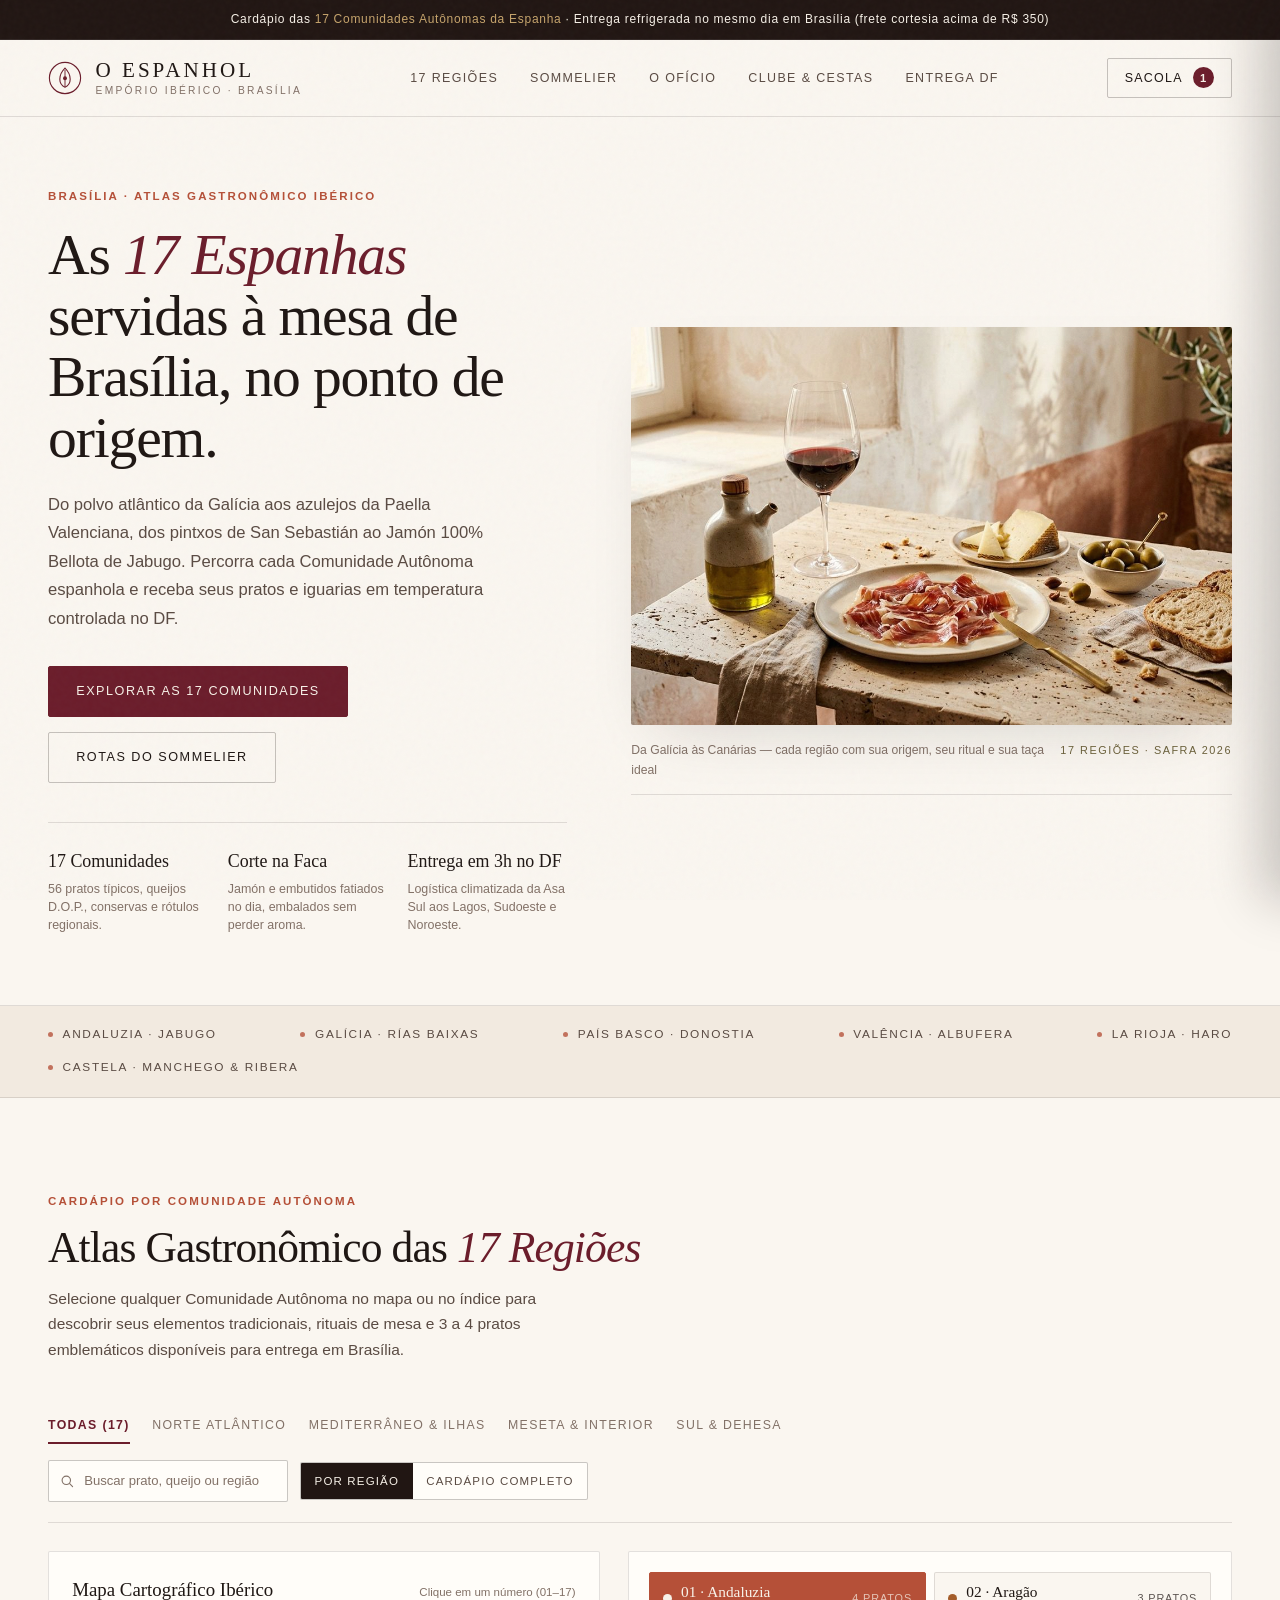
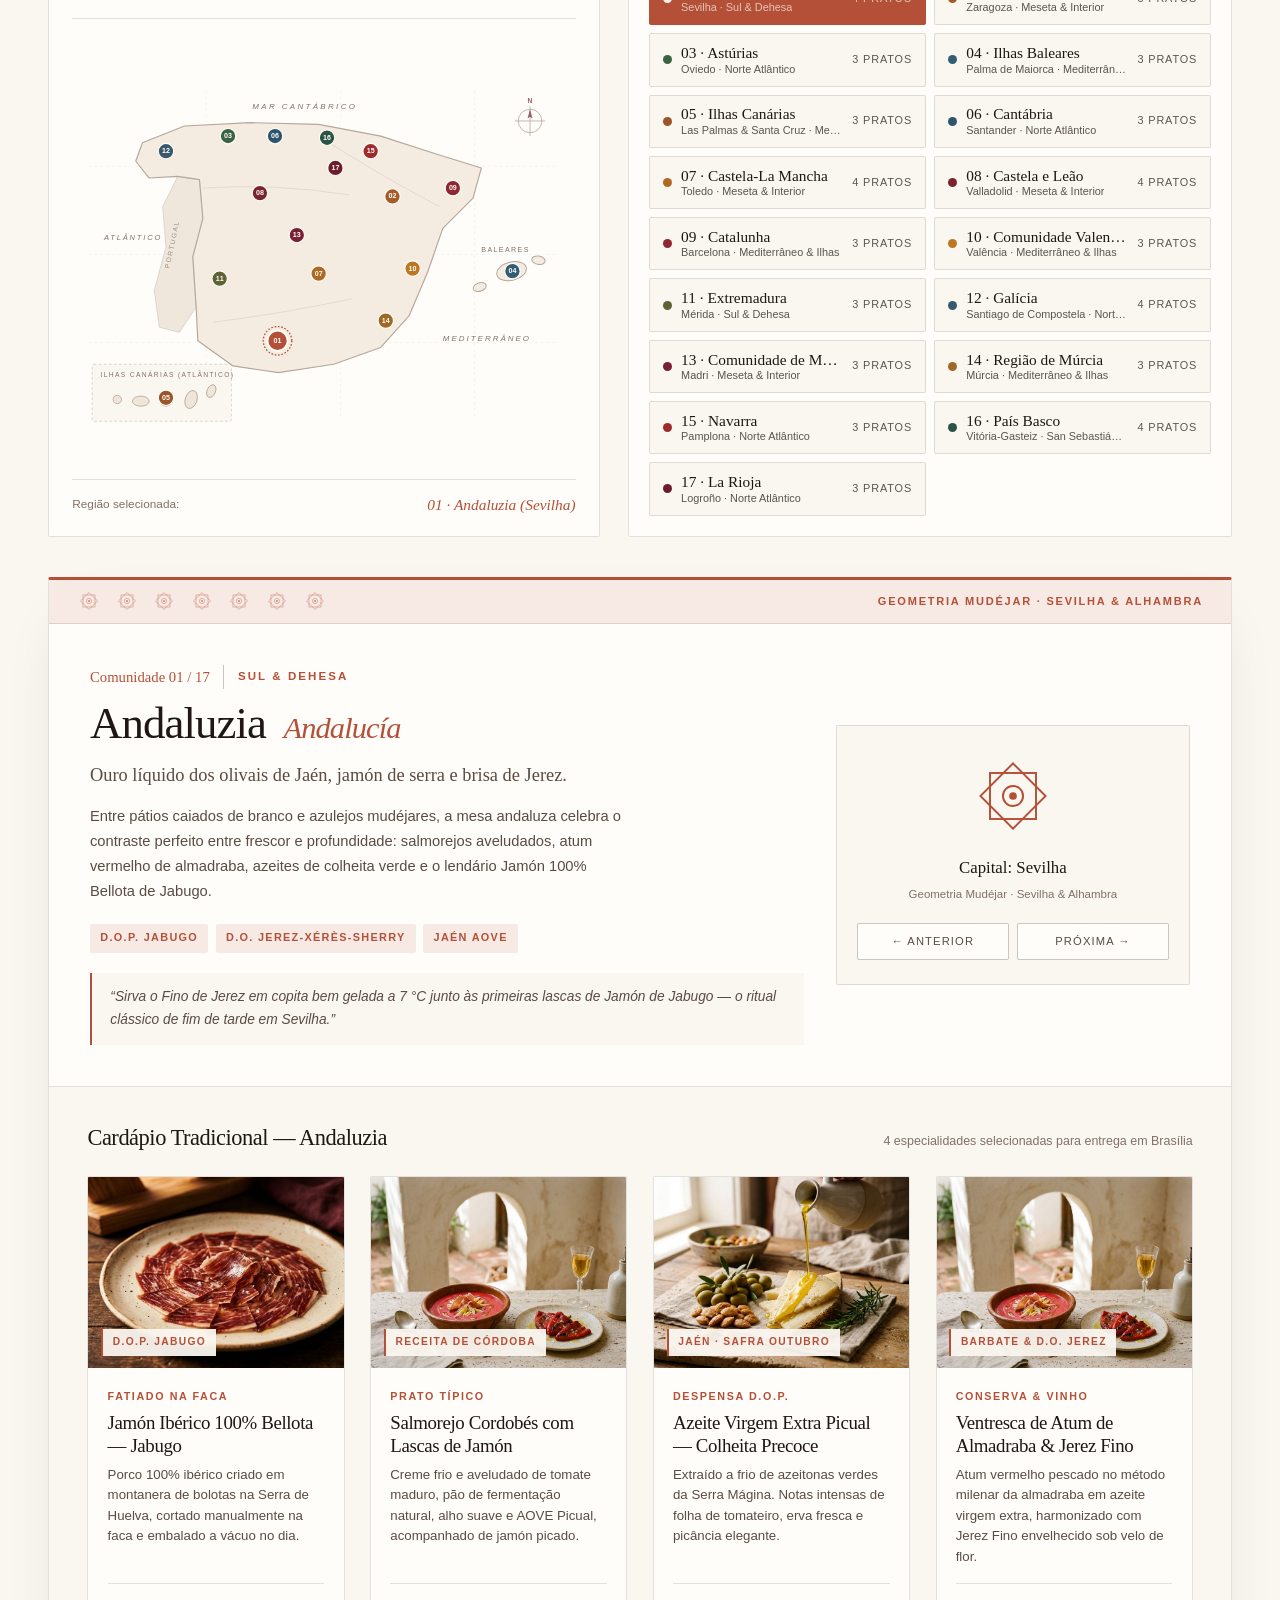
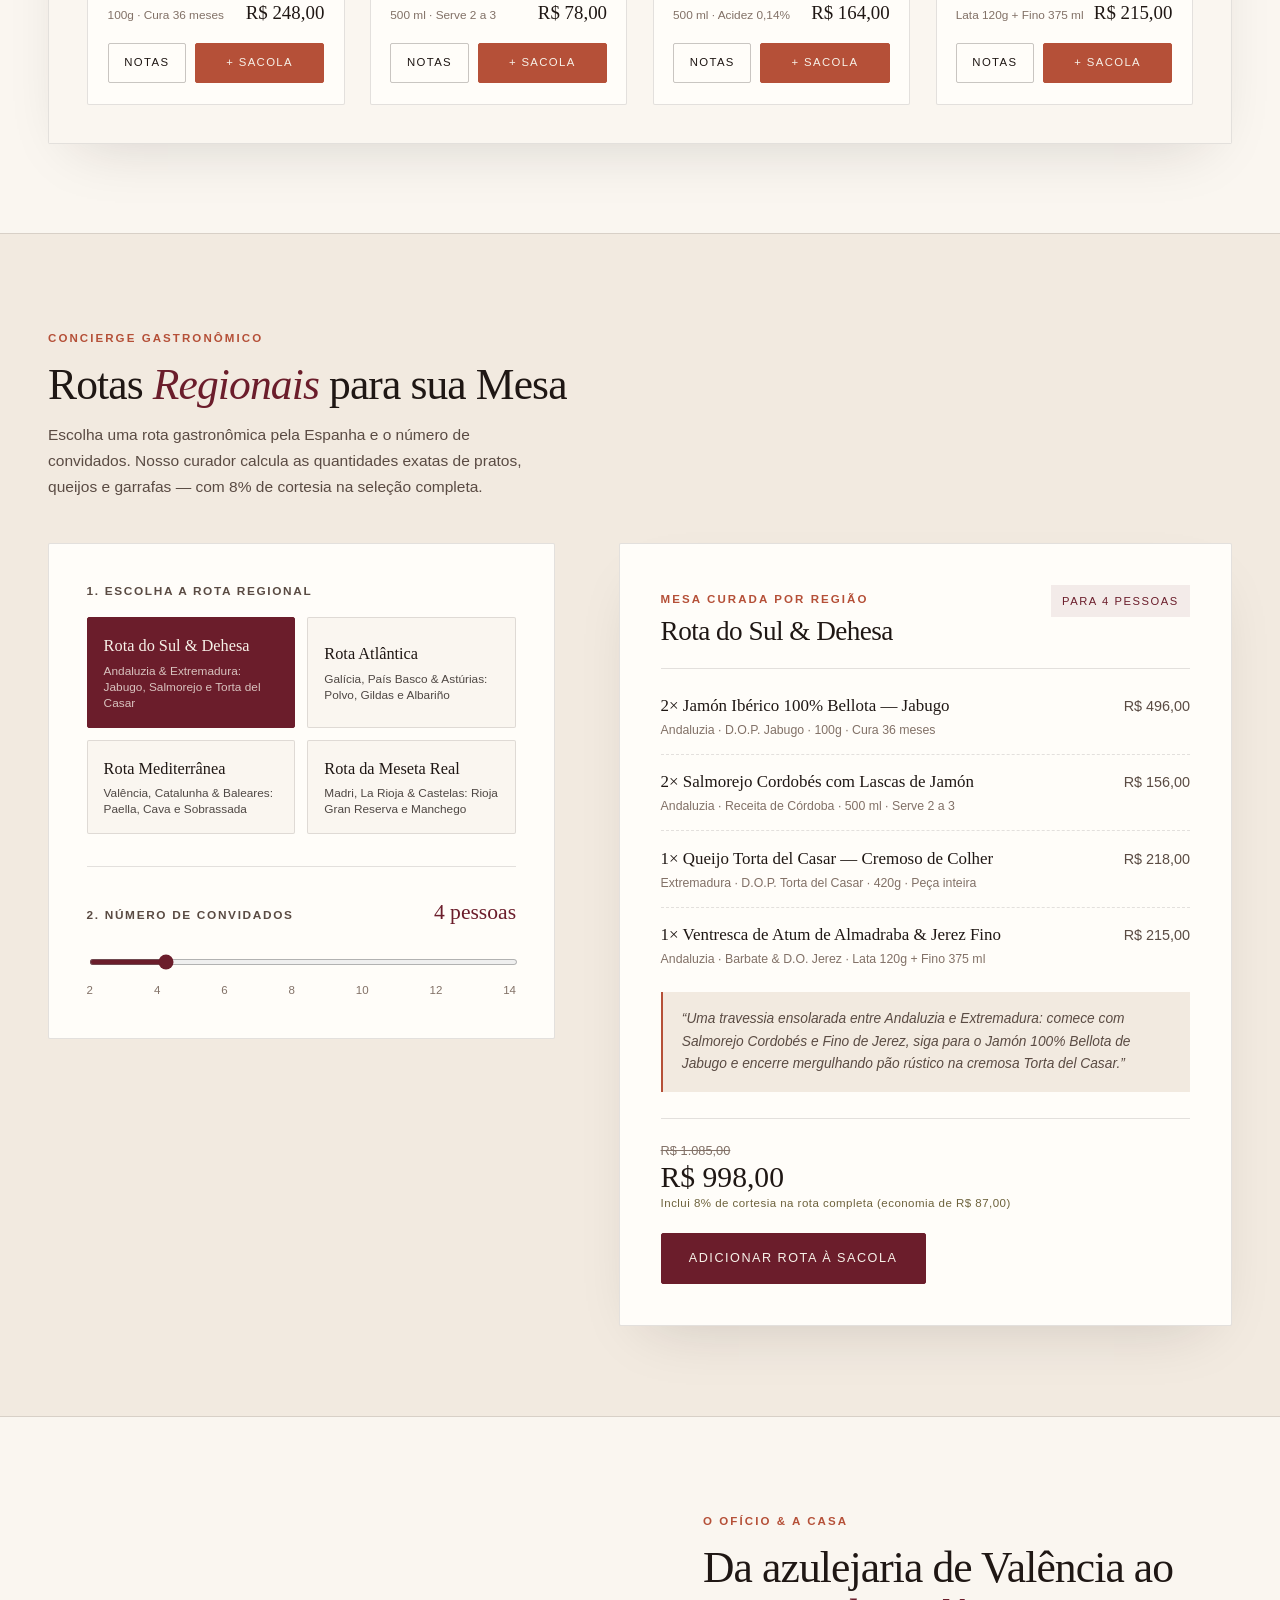
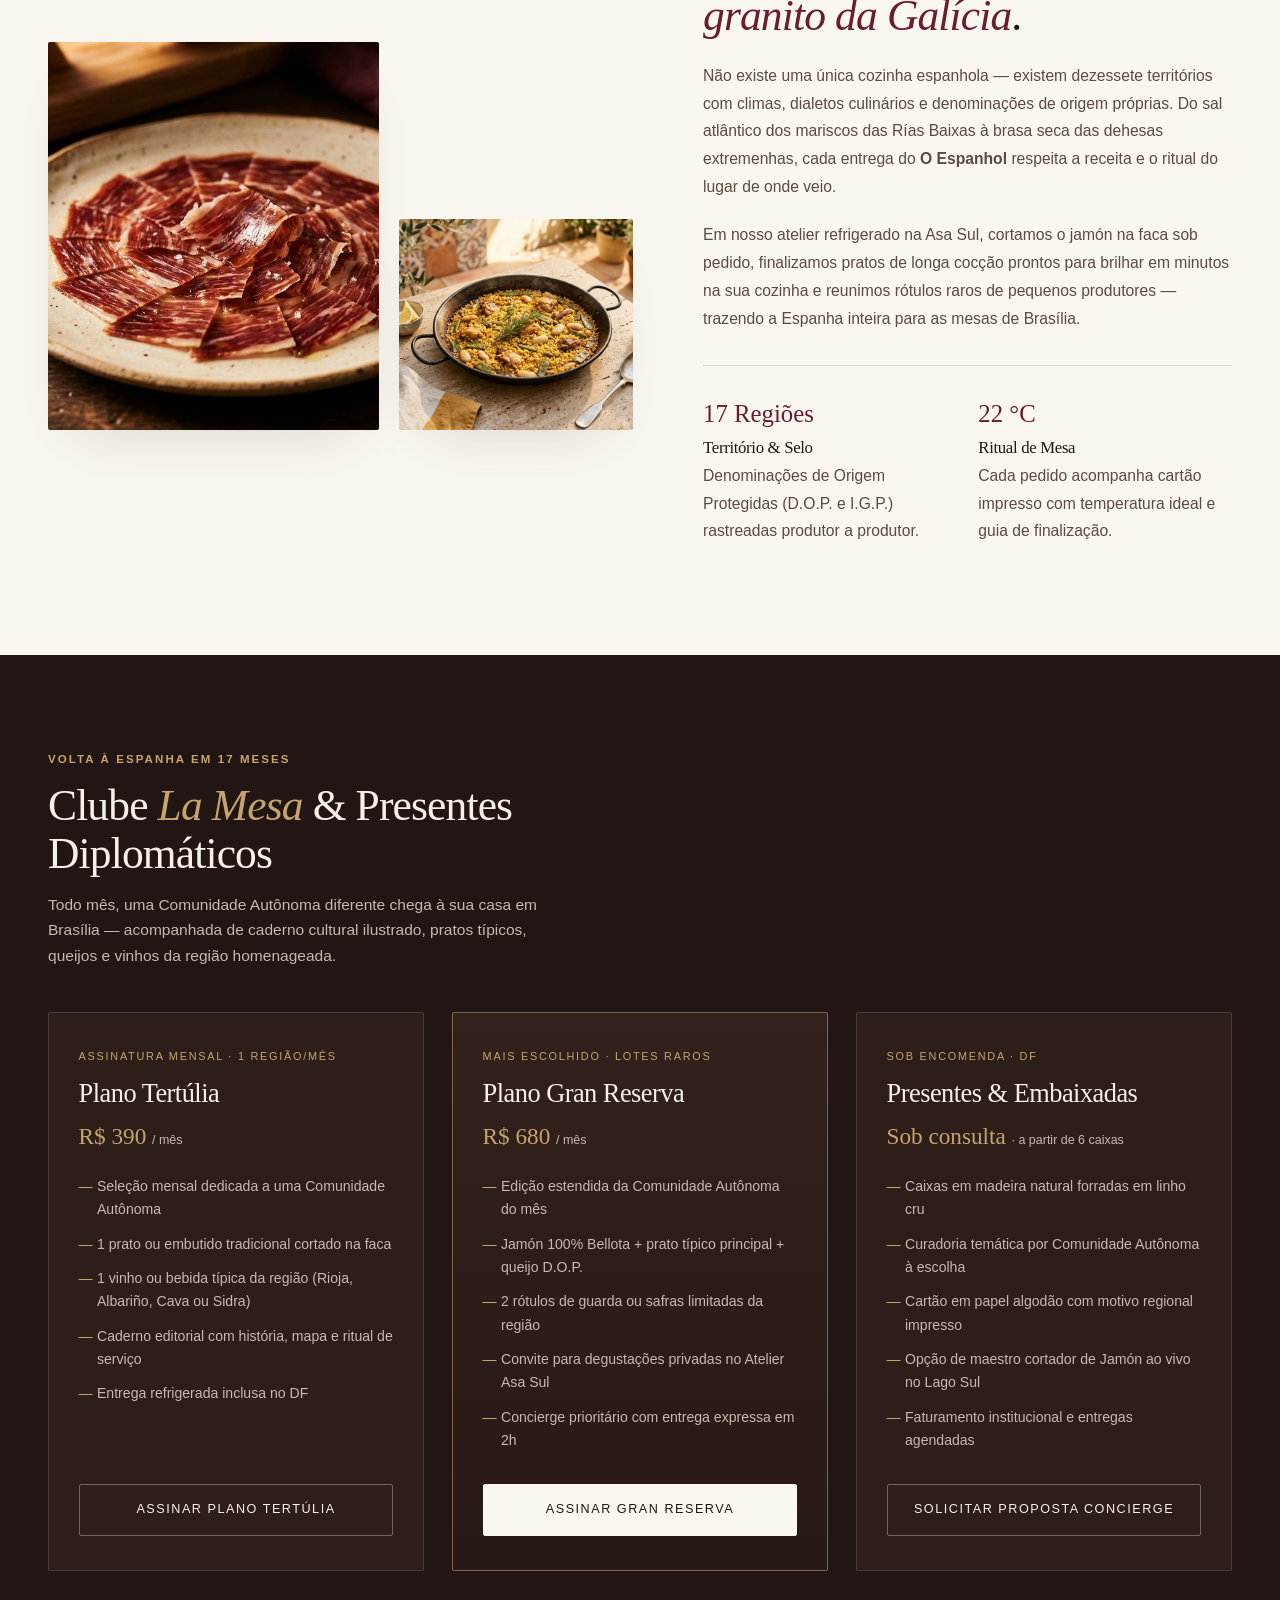
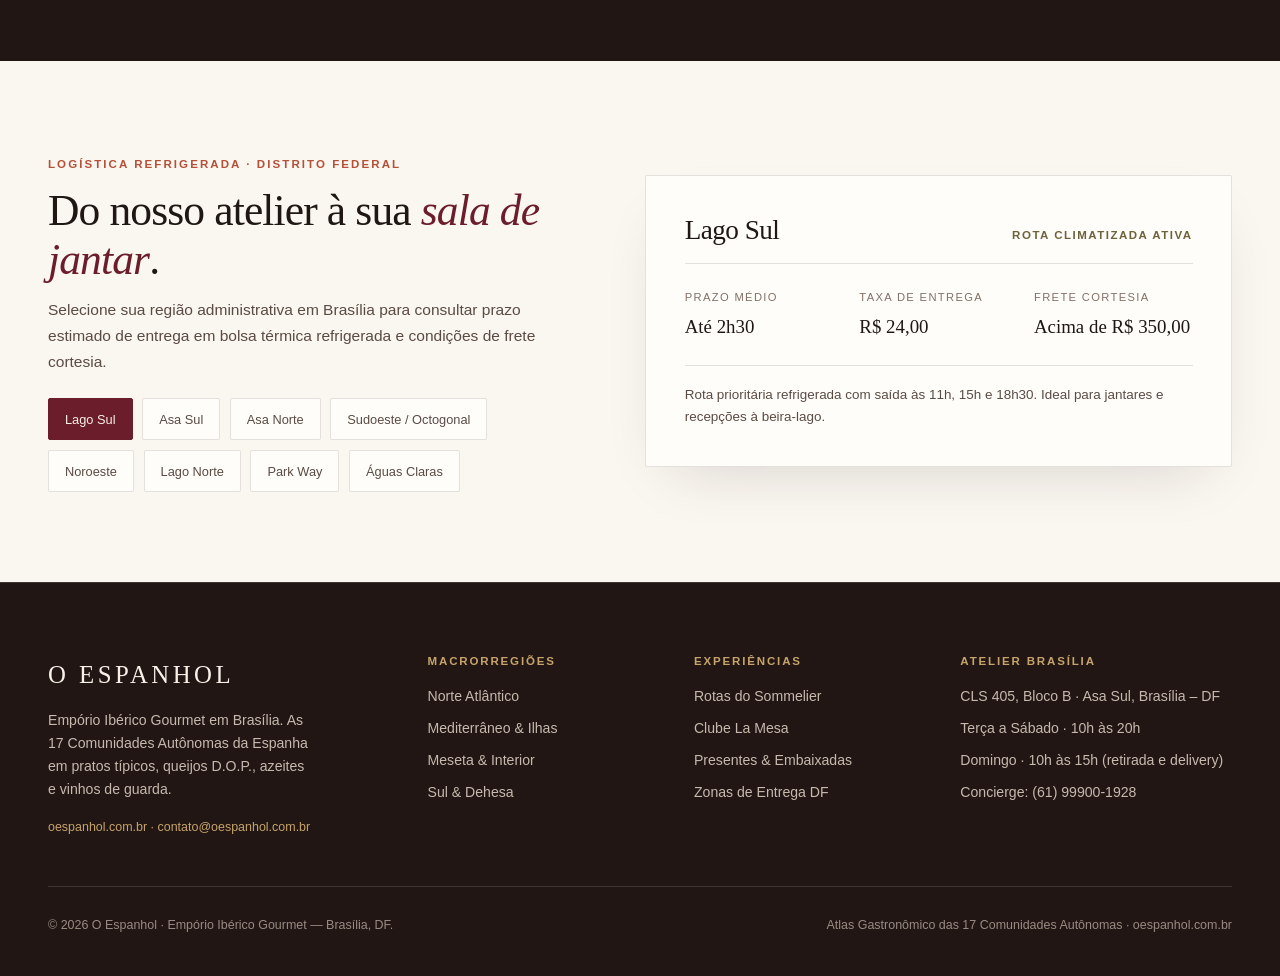
<file: index.html>
<!DOCTYPE html>
<html lang="pt-BR">
<head>
  <meta charset="UTF-8" />
  <meta name="viewport" content="width=device-width, initial-scale=1.0" />
  <title>O Espanhol — Cardápio das 17 Comunidades Autônomas | Empório Ibérico em Brasília</title>
  <meta name="description" content="Explore a gastronomia autêntica das 17 Comunidades Autônomas da Espanha em Brasília: Jamón de Jabugo, Paella Valenciana, Polvo à Galega, Pintxos Bascos, Manchego e vinhos D.O.Ca. com entrega refrigerada no DF." />
  <meta property="og:title" content="O Espanhol — Empório Ibérico Gourmet em Brasília" />
  <meta property="og:description" content="As 17 Comunidades Autônomas da Espanha servidas à mesa de Brasília — curadoria regional entregue no ponto." />
  <meta property="og:type" content="website" />
  <link rel="stylesheet" href="./styles.css" />
</head>
<body>

  <!-- Announcement Bar -->
  <div class="announcement-bar">
    Cardápio das <strong>17 Comunidades Autônomas da Espanha</strong> · Entrega refrigerada no mesmo dia em Brasília (frete cortesia acima de R$ 350)
  </div>

  <!-- Header -->
  <header class="site-header">
    <div class="container header-inner">
      <a href="#topo" class="brand-mark" aria-label="O Espanhol — Página Inicial">
        <svg class="brand-crest" viewBox="0 0 36 36" fill="none" xmlns="http://www.w3.org/2000/svg" aria-hidden="true">
          <circle cx="18" cy="18" r="16.5" stroke="currentColor" stroke-width="1.2"/>
          <path d="M18 7.5C14.2 11.2 12.5 14.8 12.5 19.2C12.5 23.2 14.9 26.2 18 27.8C21.1 26.2 23.5 23.2 23.5 19.2C23.5 14.8 21.8 11.2 18 7.5Z" stroke="currentColor" stroke-width="1.15"/>
          <path d="M18 9.5V27.5" stroke="currentColor" stroke-width="1"/>
          <circle cx="18" cy="18.2" r="2.1" fill="currentColor"/>
        </svg>
        <span class="brand-wordmark">
          <span class="brand-name">O Espanhol</span>
          <span class="brand-sub">Empório Ibérico · Brasília</span>
        </span>
      </a>

      <nav class="main-nav" aria-label="Navegação principal">
        <a href="#curadoria">17 Regiões</a>
        <a href="#sommelier">Sommelier</a>
        <a href="#oficio">O Ofício</a>
        <a href="#clube">Clube &amp; Cestas</a>
        <a href="#entrega">Entrega DF</a>
      </nav>

      <div class="header-actions">
        <button id="open-cart-btn" class="cart-trigger" type="button" aria-label="Abrir sacola">
          <span>Sacola</span>
          <span id="cart-count" class="cart-count">0</span>
        </button>
        <button id="mobile-menu-btn" class="mobile-menu-btn" type="button" aria-label="Abrir menu" aria-expanded="false">
          <svg width="18" height="14" viewBox="0 0 18 14" fill="none" aria-hidden="true">
            <path d="M1 1H17M1 7H17M1 13H17" stroke="currentColor" stroke-width="1.4" stroke-linecap="round"/>
          </svg>
        </button>
      </div>
    </div>

    <nav id="mobile-nav" class="mobile-nav" aria-label="Navegação móvel">
      <a href="#curadoria">17 Regiões</a>
      <a href="#sommelier">Sommelier</a>
      <a href="#oficio">O Ofício</a>
      <a href="#clube">Clube &amp; Cestas</a>
      <a href="#entrega">Entrega DF</a>
    </nav>
  </header>

  <main id="topo">

    <!-- Hero Section -->
    <section class="hero">
      <div class="container hero-grid">
        <div class="hero-copy">
          <span class="kicker">Brasília · Atlas Gastronômico Ibérico</span>
          <h1 class="hero-title">
            As <span class="italic-accent">17 Espanhas</span> servidas à mesa de Brasília, no ponto de origem.
          </h1>
          <p class="hero-lead">
            Do polvo atlântico da Galícia aos azulejos da Paella Valenciana, dos pintxos de San Sebastián ao Jamón 100% Bellota de Jabugo. Percorra cada Comunidade Autônoma espanhola e receba seus pratos e iguarias em temperatura controlada no DF.
          </p>
          <div class="hero-actions">
            <a href="#curadoria" class="btn btn--primary">Explorar as 17 Comunidades</a>
            <a href="#sommelier" class="btn btn--secondary">Rotas do Sommelier</a>
          </div>

          <div class="hero-facts">
            <div>
              <span class="hero-fact-label">17 Comunidades</span>
              <span class="hero-fact-desc">56 pratos típicos, queijos D.O.P., conservas e rótulos regionais.</span>
            </div>
            <div>
              <span class="hero-fact-label">Corte na Faca</span>
              <span class="hero-fact-desc">Jamón e embutidos fatiados no dia, embalados sem perder aroma.</span>
            </div>
            <div>
              <span class="hero-fact-label">Entrega em 3h no DF</span>
              <span class="hero-fact-desc">Logística climatizada da Asa Sul aos Lagos, Sudoeste e Noroeste.</span>
            </div>
          </div>
        </div>

        <figure class="hero-figure">
          <div class="hero-image-frame">
            <img src="./assets/hero.jpg" alt="Mesa editorial espanhola com Jamón Ibérico fatiado na faca, taça de vinho Rioja, azeite extra virgem, queijo Manchego e azeitonas Gordal" />
          </div>
          <figcaption class="hero-caption">
            <span>Da Galícia às Canárias — cada região com sua origem, seu ritual e sua taça ideal</span>
            <span class="hero-caption-origin">17 Regiões · Safra 2026</span>
          </figcaption>
        </figure>
      </div>
    </section>

    <!-- Appellations Strip -->
    <div class="origins-strip" aria-label="Destaques regionais da Espanha">
      <div class="container">
        <ul class="origins-list">
          <li>Andaluzia · Jabugo</li>
          <li>Galícia · Rías Baixas</li>
          <li>País Basco · Donostia</li>
          <li>Valência · Albufera</li>
          <li>La Rioja · Haro</li>
          <li>Castela · Manchego &amp; Ribera</li>
        </ul>
      </div>
    </div>

    <!-- 17 Comunidades Autônomas — Atlas & Regional Menu -->
    <section id="curadoria" class="section">
      <div class="container">
        <div class="section-header">
          <div class="section-heading-group">
            <span class="kicker">Cardápio por Comunidade Autônoma</span>
            <h2 class="section-title">Atlas Gastronômico das <span class="italic-accent">17 Regiões</span></h2>
            <p class="section-subtitle">
              Selecione qualquer Comunidade Autônoma no mapa ou no índice para descobrir seus elementos tradicionais, rituais de mesa e 3 a 4 pratos emblemáticos disponíveis para entrega em Brasília.
            </p>
          </div>
        </div>

        <!-- Toolbar: Macro-Regions + Search + View Mode -->
        <div class="atlas-toolbar">
          <div id="macro-tabs" class="macro-tabs" role="tablist" aria-label="Filtrar por macrorregião da Espanha">
            <button class="macro-tab is-active" type="button" role="tab" aria-selected="true" data-macro="todas">Todas (17)</button>
            <button class="macro-tab" type="button" role="tab" aria-selected="false" data-macro="norte">Norte Atlântico</button>
            <button class="macro-tab" type="button" role="tab" aria-selected="false" data-macro="mediterraneo">Mediterrâneo &amp; Ilhas</button>
            <button class="macro-tab" type="button" role="tab" aria-selected="false" data-macro="interior">Meseta &amp; Interior</button>
            <button class="macro-tab" type="button" role="tab" aria-selected="false" data-macro="sul">Sul &amp; Dehesa</button>
          </div>

          <div class="atlas-tools-right">
            <div class="search-field">
              <svg class="search-icon" viewBox="0 0 20 20" fill="none" stroke="currentColor" stroke-width="1.6" aria-hidden="true">
                <circle cx="9" cy="9" r="6"/>
                <path d="M13.8 13.8L18 18" stroke-linecap="round"/>
              </svg>
              <input id="menu-search" type="search" placeholder="Buscar prato, queijo ou região..." aria-label="Buscar no cardápio regional" />
            </div>

            <div class="view-mode-switch" role="group" aria-label="Modo de exibição do cardápio">
              <button id="view-by-region-btn" class="view-mode-btn is-active" type="button">Por Região</button>
              <button id="view-all-btn" class="view-mode-btn" type="button">Cardápio Completo</button>
            </div>
          </div>
        </div>

        <!-- Interactive Map + 17-Community Index (shown in "Por Região" mode) -->
        <div id="atlas-navigator" class="atlas-grid">
          <div class="atlas-map-card">
            <div class="atlas-map-head">
              <span class="atlas-map-title">Mapa Cartográfico Ibérico</span>
              <span class="atlas-map-hint">Clique em um número (01–17)</span>
            </div>

            <!-- Hand-crafted Editorial SVG Map of Spain + Baleares + Canárias -->
            <svg id="spain-atlas-svg" class="spain-atlas-svg" viewBox="0 0 600 430" xmlns="http://www.w3.org/2000/svg" role="img" aria-label="Mapa interativo das 17 Comunidades Autônomas da Espanha">
              <!-- Subtle cartographic grid lines -->
              <g stroke="rgba(31,23,20,0.06)" stroke-width="1" stroke-dasharray="3 4">
                <line x1="20" y1="110" x2="580" y2="110"/>
                <line x1="20" y1="215" x2="580" y2="215"/>
                <line x1="20" y1="320" x2="580" y2="320"/>
                <line x1="160" y1="20" x2="160" y2="410"/>
                <line x1="320" y1="20" x2="320" y2="410"/>
                <line x1="480" y1="20" x2="480" y2="410"/>
              </g>

              <!-- Sea labels -->
              <text x="215" y="42" fill="#827167" font-size="9.5" letter-spacing="2.8" font-style="italic">MAR CANTÁBRICO</text>
              <text x="442" y="318" fill="#827167" font-size="9.5" letter-spacing="2.4" font-style="italic">MEDITERRÂNEO</text>
              <text x="38" y="198" fill="#827167" font-size="9" letter-spacing="2.2" font-style="italic">ATLÂNTICO</text>

              <!-- Muted Portugal silhouette for geographic context -->
              <path d="M126 122 L152 126 L156 172 L144 218 L148 278 L128 308 L104 302 L98 258 L112 206 L108 158 Z"
                    fill="#EFE7DC" stroke="rgba(31,23,20,0.14)" stroke-width="1"/>
              <text x="116" y="232" fill="#9E8E83" font-size="8" letter-spacing="1.8" transform="rotate(-78 116 232)">PORTUGAL</text>

              <!-- Mainland Spain artistic editorial silhouette -->
              <path d="M84 82 L134 62 L212 58 L294 60 L368 74 L436 96 L488 112 L478 148 L442 184 L424 236 L402 288 L368 326 L312 346 L246 356 L192 348 L150 318 L148 278 L144 218 L156 172 L152 126 L126 122 L92 124 L76 104 Z"
                    fill="#F4ECE1" stroke="#B7A79B" stroke-width="1.4" stroke-linejoin="round"/>

              <!-- Subtle internal geographic arcs (Ebro / Douro / Guadalquivir hints) -->
              <path d="M156 136 Q240 130 330 144" fill="none" stroke="rgba(107,29,43,0.12)" stroke-width="1"/>
              <path d="M168 296 Q248 286 334 268" fill="none" stroke="rgba(107,29,43,0.12)" stroke-width="1"/>
              <path d="M294 74 Q362 118 438 158" fill="none" stroke="rgba(107,29,43,0.12)" stroke-width="1"/>

              <!-- Balearic Islands -->
              <g fill="#F4ECE1" stroke="#B7A79B" stroke-width="1.2">
                <ellipse cx="524" cy="235" rx="18" ry="11" transform="rotate(-14 524 235)"/>
                <ellipse cx="556" cy="222" rx="8" ry="5" transform="rotate(10 556 222)"/>
                <ellipse cx="486" cy="254" rx="8" ry="5" transform="rotate(-18 486 254)"/>
              </g>
              <text x="488" y="212" fill="#827167" font-size="8.5" letter-spacing="1.6">BALEARES</text>

              <!-- Canary Islands Cartographic Inset -->
              <g>
                <rect x="24" y="346" width="166" height="68" rx="2" fill="#FAF6F0" stroke="rgba(31,23,20,0.2)" stroke-dasharray="3 3"/>
                <text x="34" y="361" fill="#827167" font-size="8" letter-spacing="1.6">ILHAS CANÁRIAS (ATLÂNTICO)</text>
                <g fill="#EFE5D8" stroke="#B7A79B" stroke-width="1">
                  <circle cx="54" cy="388" r="5"/>
                  <ellipse cx="82" cy="390" rx="10" ry="6"/>
                  <circle cx="112" cy="388" r="8"/>
                  <ellipse cx="142" cy="388" rx="7" ry="11" transform="rotate(18 142 388)"/>
                  <ellipse cx="166" cy="378" rx="5" ry="8" transform="rotate(24 166 378)"/>
                </g>
              </g>

              <!-- Compass Rose (top right) -->
              <g transform="translate(546 56)" stroke="#9A887B" stroke-width="1" fill="none" opacity="0.7">
                <circle cx="0" cy="0" r="14"/>
                <path d="M0 -18 L0 18 M-18 0 L18 0"/>
                <polygon points="0,-14 3,-3 0,-5 -3,-3" fill="#6B1D2B" stroke="none"/>
                <text x="0" y="-21" fill="#6B1D2B" stroke="none" font-size="8" text-anchor="middle" font-weight="600">N</text>
              </g>

              <!-- Dynamic 17 Community Pins populated by app.js -->
              <g id="atlas-map-pins"></g>
            </svg>

            <div class="atlas-map-legend">
              <span>Região selecionada:</span>
              <span id="map-hover-readout">01 · Andaluzia</span>
            </div>
          </div>

          <!-- 17-Community Directory Index -->
          <div id="region-directory" class="region-directory" aria-label="Lista das 17 Comunidades Autônomas">
            <!-- Populated dynamically by app.js -->
          </div>
        </div>

        <!-- Single-Region Editorial Dossier (Default View) -->
        <div id="regional-dossier" class="regional-dossier" aria-live="polite">
          <!-- Populated dynamically by app.js -->
        </div>

        <!-- Full Menu / Search Results Container (Hidden unless toggled or searching) -->
        <div id="full-menu-container" class="full-menu-wrap" hidden aria-live="polite">
          <!-- Populated dynamically by app.js -->
        </div>
      </div>
    </section>

    <!-- Interactive Regional Sommelier Studio -->
    <section id="sommelier" class="section section--linen">
      <div class="container">
        <div class="section-header">
          <div class="section-heading-group">
            <span class="kicker">Concierge Gastronômico</span>
            <h2 class="section-title">Rotas <span class="italic-accent">Regionais</span> para sua Mesa</h2>
            <p class="section-subtitle">
              Escolha uma rota gastronômica pela Espanha e o número de convidados. Nosso curador calcula as quantidades exatas de pratos, queijos e garrafas — com 8% de cortesia na seleção completa.
            </p>
          </div>
        </div>

        <div class="sommelier-layout">
          <div class="sommelier-controls">
            <div class="control-group">
              <div class="control-label">
                <span>1. Escolha a rota regional</span>
              </div>
              <div id="occasion-grid" class="occasion-grid">
                <button class="occasion-btn is-active" type="button" data-occasion="sul">
                  <span class="occasion-title">Rota do Sul &amp; Dehesa</span>
                  <span class="occasion-sub">Andaluzia &amp; Extremadura: Jabugo, Salmorejo e Torta del Casar</span>
                </button>
                <button class="occasion-btn" type="button" data-occasion="norte">
                  <span class="occasion-title">Rota Atlântica</span>
                  <span class="occasion-sub">Galícia, País Basco &amp; Astúrias: Polvo, Gildas e Albariño</span>
                </button>
                <button class="occasion-btn" type="button" data-occasion="mediterraneo">
                  <span class="occasion-title">Rota Mediterrânea</span>
                  <span class="occasion-sub">Valência, Catalunha &amp; Baleares: Paella, Cava e Sobrassada</span>
                </button>
                <button class="occasion-btn" type="button" data-occasion="meseta">
                  <span class="occasion-title">Rota da Meseta Real</span>
                  <span class="occasion-sub">Madri, La Rioja &amp; Castelas: Rioja Gran Reserva e Manchego</span>
                </button>
              </div>
            </div>

            <div class="control-group">
              <label class="control-label" for="guest-slider">
                <span>2. Número de convidados</span>
                <span id="guest-readout" class="control-value tabular">4 pessoas</span>
              </label>
              <input id="guest-slider" class="range-slider" type="range" min="2" max="14" step="2" value="4" />
              <div class="range-marks">
                <span>2</span>
                <span>4</span>
                <span>6</span>
                <span>8</span>
                <span>10</span>
                <span>12</span>
                <span>14</span>
              </div>
            </div>
          </div>

          <div class="sommelier-result" aria-live="polite">
            <div class="result-header">
              <div>
                <span class="kicker">Mesa Curada por Região</span>
                <h3 id="pairing-title" class="result-title">Rota do Sul &amp; Dehesa</h3>
              </div>
              <span id="pairing-serves" class="result-badge">Para 4 pessoas</span>
            </div>

            <ul id="pairing-list" class="pairing-list"></ul>

            <p id="pairing-note" class="curator-note"></p>

            <div class="result-footer">
              <div class="result-pricing">
                <span id="pairing-original" class="result-original tabular"></span>
                <span id="pairing-total" class="result-total tabular"></span>
                <span id="pairing-saving" class="result-saving"></span>
              </div>
              <button id="add-pairing-btn" class="btn btn--primary" type="button">
                Adicionar Rota à Sacola
              </button>
            </div>
          </div>
        </div>
      </div>
    </section>

    <!-- Editorial Story / Craft -->
    <section id="oficio" class="section">
      <div class="container story-grid reveal">
        <div class="story-visual">
          <img class="story-img-tall" src="./assets/jamon.jpg" alt="Fatias translúcidas de Jamón Ibérico de Bellota cortado na faca em prato de cerâmica artesanal" />
          <img class="story-img-small" src="./assets/paella.jpg" alt="Paella Valenciana autêntica em paellera de aço sobre travertino sob luz mediterrânea" />
        </div>

        <div class="story-copy">
          <span class="kicker">O Ofício &amp; A Casa</span>
          <h2 class="section-title">Da azulejaria de Valência ao <span class="italic-accent">granito da Galícia</span>.</h2>
          <p style="margin-top: 1.35rem;">
            Não existe uma única cozinha espanhola — existem dezessete territórios com climas, dialetos culinários e denominações de origem próprias. Do sal atlântico dos mariscos das Rías Baixas à brasa seca das dehesas extremenhas, cada entrega do <strong>O Espanhol</strong> respeita a receita e o ritual do lugar de onde veio.
          </p>
          <p>
            Em nosso atelier refrigerado na Asa Sul, cortamos o jamón na faca sob pedido, finalizamos pratos de longa cocção prontos para brilhar em minutos na sua cozinha e reunimos rótulos raros de pequenos produtores — trazendo a Espanha inteira para as mesas de Brasília.
          </p>

          <div class="story-pillars">
            <div>
              <span class="pillar-num">17 Regiões</span>
              <h3 class="pillar-title">Território &amp; Selo</h3>
              <p class="pillar-text">Denominações de Origem Protegidas (D.O.P. e I.G.P.) rastreadas produtor a produtor.</p>
            </div>
            <div>
              <span class="pillar-num">22 °C</span>
              <h3 class="pillar-title">Ritual de Mesa</h3>
              <p class="pillar-text">Cada pedido acompanha cartão impresso com temperatura ideal e guia de finalização.</p>
            </div>
          </div>
        </div>
      </div>
    </section>

    <!-- Clube La Mesa & Corporate Gifts -->
    <section id="clube" class="section section--deep">
      <div class="container">
        <div class="section-header">
          <div class="section-heading-group">
            <span class="kicker kicker--light">Volta à Espanha em 17 Meses</span>
            <h2 class="section-title section-title--light">Clube <span class="italic-accent--light">La Mesa</span> &amp; Presentes Diplomáticos</h2>
            <p class="section-subtitle section-subtitle--light">
              Todo mês, uma Comunidade Autônoma diferente chega à sua casa em Brasília — acompanhada de caderno cultural ilustrado, pratos típicos, queijos e vinhos da região homenageada.
            </p>
          </div>
        </div>

        <div class="club-grid">
          <article class="club-card reveal">
            <span class="club-tag">Assinatura Mensal · 1 Região/Mês</span>
            <h3 class="club-name">Plano Tertúlia</h3>
            <div class="club-price tabular">R$ 390 <span>/ mês</span></div>
            <ul class="club-list">
              <li>Seleção mensal dedicada a uma Comunidade Autônoma</li>
              <li>1 prato ou embutido tradicional cortado na faca</li>
              <li>1 vinho ou bebida típica da região (Rioja, Albariño, Cava ou Sidra)</li>
              <li>Caderno editorial com história, mapa e ritual de serviço</li>
              <li>Entrega refrigerada inclusa no DF</li>
            </ul>
            <button class="btn btn--ghost-light club-add-btn" type="button" data-plan-id="clube-tertulia">
              Assinar Plano Tertúlia
            </button>
          </article>

          <article class="club-card club-card--featured reveal">
            <span class="club-tag">Mais Escolhido · Lotes Raros</span>
            <h3 class="club-name">Plano Gran Reserva</h3>
            <div class="club-price tabular">R$ 680 <span>/ mês</span></div>
            <ul class="club-list">
              <li>Edição estendida da Comunidade Autônoma do mês</li>
              <li>Jamón 100% Bellota + prato típico principal + queijo D.O.P.</li>
              <li>2 rótulos de guarda ou safras limitadas da região</li>
              <li>Convite para degustações privadas no Atelier Asa Sul</li>
              <li>Concierge prioritário com entrega expressa em 2h</li>
            </ul>
            <button class="btn btn--light club-add-btn" type="button" data-plan-id="clube-gran-reserva">
              Assinar Gran Reserva
            </button>
          </article>

          <article class="club-card reveal">
            <span class="club-tag">Sob Encomenda · DF</span>
            <h3 class="club-name">Presentes &amp; Embaixadas</h3>
            <div class="club-price tabular">Sob consulta <span>· a partir de 6 caixas</span></div>
            <ul class="club-list">
              <li>Caixas em madeira natural forradas em linho cru</li>
              <li>Curadoria temática por Comunidade Autônoma à escolha</li>
              <li>Cartão em papel algodão com motivo regional impresso</li>
              <li>Opção de maestro cortador de Jamón ao vivo no Lago Sul</li>
              <li>Faturamento institucional e entregas agendadas</li>
            </ul>
            <button class="btn btn--ghost-light" type="button" id="corporate-inquiry-btn">
              Solicitar Proposta Concierge
            </button>
          </article>
        </div>
      </div>
    </section>

    <!-- Delivery DF Interactive Zone Checker -->
    <section id="entrega" class="section">
      <div class="container delivery-box reveal">
        <div>
          <span class="kicker">Logística Refrigerada · Distrito Federal</span>
          <h2 class="section-title">Do nosso atelier à sua <span class="italic-accent">sala de jantar</span>.</h2>
          <p class="section-subtitle">
            Selecione sua região administrativa em Brasília para consultar prazo estimado de entrega em bolsa térmica refrigerada e condições de frete cortesia.
          </p>

          <div id="zone-buttons" class="zone-buttons" role="group" aria-label="Selecionar região de Brasília"></div>
        </div>

        <div class="delivery-card" aria-live="polite">
          <div class="delivery-card-top">
            <h3 id="delivery-zone-name" class="delivery-zone-name">Lago Sul</h3>
            <span class="delivery-status">Rota climatizada ativa</span>
          </div>

          <div class="delivery-metrics">
            <div>
              <span class="delivery-metric-label">Prazo médio</span>
              <span id="delivery-eta" class="delivery-metric-val">Até 2h30</span>
            </div>
            <div>
              <span class="delivery-metric-label">Taxa de entrega</span>
              <span id="delivery-fee" class="delivery-metric-val tabular">R$ 24,00</span>
            </div>
            <div>
              <span class="delivery-metric-label">Frete cortesia</span>
              <span id="delivery-free-min" class="delivery-metric-val tabular">Acima de R$ 350</span>
            </div>
          </div>

          <p id="delivery-note" class="delivery-note"></p>
        </div>
      </div>
    </section>

  </main>

  <!-- Footer -->
  <footer class="site-footer">
    <div class="container">
      <div class="footer-grid">
        <div>
          <div class="footer-brand-name">O Espanhol</div>
          <p style="font-size: 0.88rem; line-height: 1.65; margin: 0 0 1rem; max-width: 34ch;">
            Empório Ibérico Gourmet em Brasília. As 17 Comunidades Autônomas da Espanha em pratos típicos, queijos D.O.P., azeites e vinhos de guarda.
          </p>
          <p style="font-size: 0.78rem; color: var(--gold-soft); margin: 0;">oespanhol.com.br · contato@oespanhol.com.br</p>
        </div>

        <div>
          <h4 class="footer-heading">Macrorregiões</h4>
          <ul class="footer-links">
            <li><a href="#curadoria" class="js-footer-macro" data-macro="norte">Norte Atlântico</a></li>
            <li><a href="#curadoria" class="js-footer-macro" data-macro="mediterraneo">Mediterrâneo &amp; Ilhas</a></li>
            <li><a href="#curadoria" class="js-footer-macro" data-macro="interior">Meseta &amp; Interior</a></li>
            <li><a href="#curadoria" class="js-footer-macro" data-macro="sul">Sul &amp; Dehesa</a></li>
          </ul>
        </div>

        <div>
          <h4 class="footer-heading">Experiências</h4>
          <ul class="footer-links">
            <li><a href="#sommelier">Rotas do Sommelier</a></li>
            <li><a href="#clube">Clube La Mesa</a></li>
            <li><a href="#clube">Presentes &amp; Embaixadas</a></li>
            <li><a href="#entrega">Zonas de Entrega DF</a></li>
          </ul>
        </div>

        <div>
          <h4 class="footer-heading">Atelier Brasília</h4>
          <ul class="footer-links">
            <li>CLS 405, Bloco B · Asa Sul, Brasília – DF</li>
            <li>Terça a Sábado · 10h às 20h</li>
            <li>Domingo · 10h às 15h (retirada e delivery)</li>
            <li>Concierge: (61) 99900-1928</li>
          </ul>
        </div>
      </div>

      <div class="footer-bottom">
        <span>© 2026 O Espanhol · Empório Ibérico Gourmet — Brasília, DF.</span>
        <span>Atlas Gastronômico das 17 Comunidades Autônomas · oespanhol.com.br</span>
      </div>
    </div>
  </footer>

  <!-- Shared Backdrop Overlay -->
  <div id="overlay" class="overlay" aria-hidden="true"></div>

  <!-- Slide-Over Cart Drawer -->
  <aside id="cart-drawer" class="cart-drawer" aria-label="Sacola de compras" aria-hidden="true">
    <div class="drawer-header">
      <h2 class="drawer-title">Sua Sacola</h2>
      <button id="close-cart-btn" class="icon-close" type="button" aria-label="Fechar sacola">&times;</button>
    </div>

    <div class="free-shipping-bar">
      <div id="shipping-bar-text">Adicione R$ 350,00 para ganhar frete refrigerado cortesia em Brasília.</div>
      <div class="progress-track">
        <div id="shipping-progress" class="progress-fill"></div>
      </div>
    </div>

    <div id="cart-items-container" class="drawer-body"></div>

    <div class="drawer-footer">
      <div class="drawer-zone-select">
        <label for="cart-zone-select">Região de entrega (DF):</label>
        <select id="cart-zone-select"></select>
      </div>
      <div class="summary-line">
        <span>Subtotal</span>
        <span id="cart-subtotal" class="tabular">R$ 0,00</span>
      </div>
      <div class="summary-line">
        <span>Entrega refrigerada</span>
        <span id="cart-shipping" class="tabular">—</span>
      </div>
      <div class="summary-total">
        <span>Total</span>
        <span id="cart-total" class="tabular">R$ 0,00</span>
      </div>
      <button id="checkout-btn" class="btn btn--primary" type="button" style="width: 100%;">
        Finalizar com o Concierge
      </button>
    </div>
  </aside>

  <!-- Product Tasting Sheet Modal -->
  <div id="product-modal" class="modal" role="dialog" aria-modal="true" aria-hidden="true" aria-labelledby="modal-product-title">
    <div class="modal-panel">
      <button id="close-product-modal" class="icon-close modal-close" type="button" aria-label="Fechar ficha">&times;</button>
      <div id="product-modal-body" class="product-modal-grid"></div>
    </div>
  </div>

  <!-- Checkout / Concierge Confirmation Modal -->
  <div id="checkout-modal" class="modal" role="dialog" aria-modal="true" aria-hidden="true" aria-labelledby="checkout-modal-title">
    <div class="modal-panel">
      <button id="close-checkout-modal" class="icon-close modal-close" type="button" aria-label="Fechar resumo">&times;</button>
      <div class="checkout-modal-body">
        <span class="kicker">Pedido Pronto para o Concierge</span>
        <h3 id="checkout-modal-title" style="font-size: 1.9rem; margin-top: 0.4rem;">Resumo do seu pedido no O Espanhol</h3>
        <p style="color: var(--ink-secondary); font-size: 0.92rem; margin-top: 0.65rem;">
          Cada item é identificado com sua Comunidade Autônoma de origem e ritual de preparo. Copie o resumo abaixo para enviar ao Concierge:
        </p>
        <div id="order-summary-text" class="order-summary-box"></div>
        <div style="display: flex; gap: 0.75rem; flex-wrap: wrap;">
          <button id="copy-order-btn" class="btn btn--primary" type="button">Copiar Resumo do Pedido</button>
          <button id="clear-and-close-btn" class="btn btn--secondary" type="button">Concluir &amp; Limpar Sacola</button>
        </div>
      </div>
    </div>
  </div>

  <!-- Toast -->
  <div id="toast" class="toast" role="status" aria-live="polite"></div>

  <script src="./data-regions.js"></script>
  <script src="./app.js"></script>
</body>
</html>
</file>
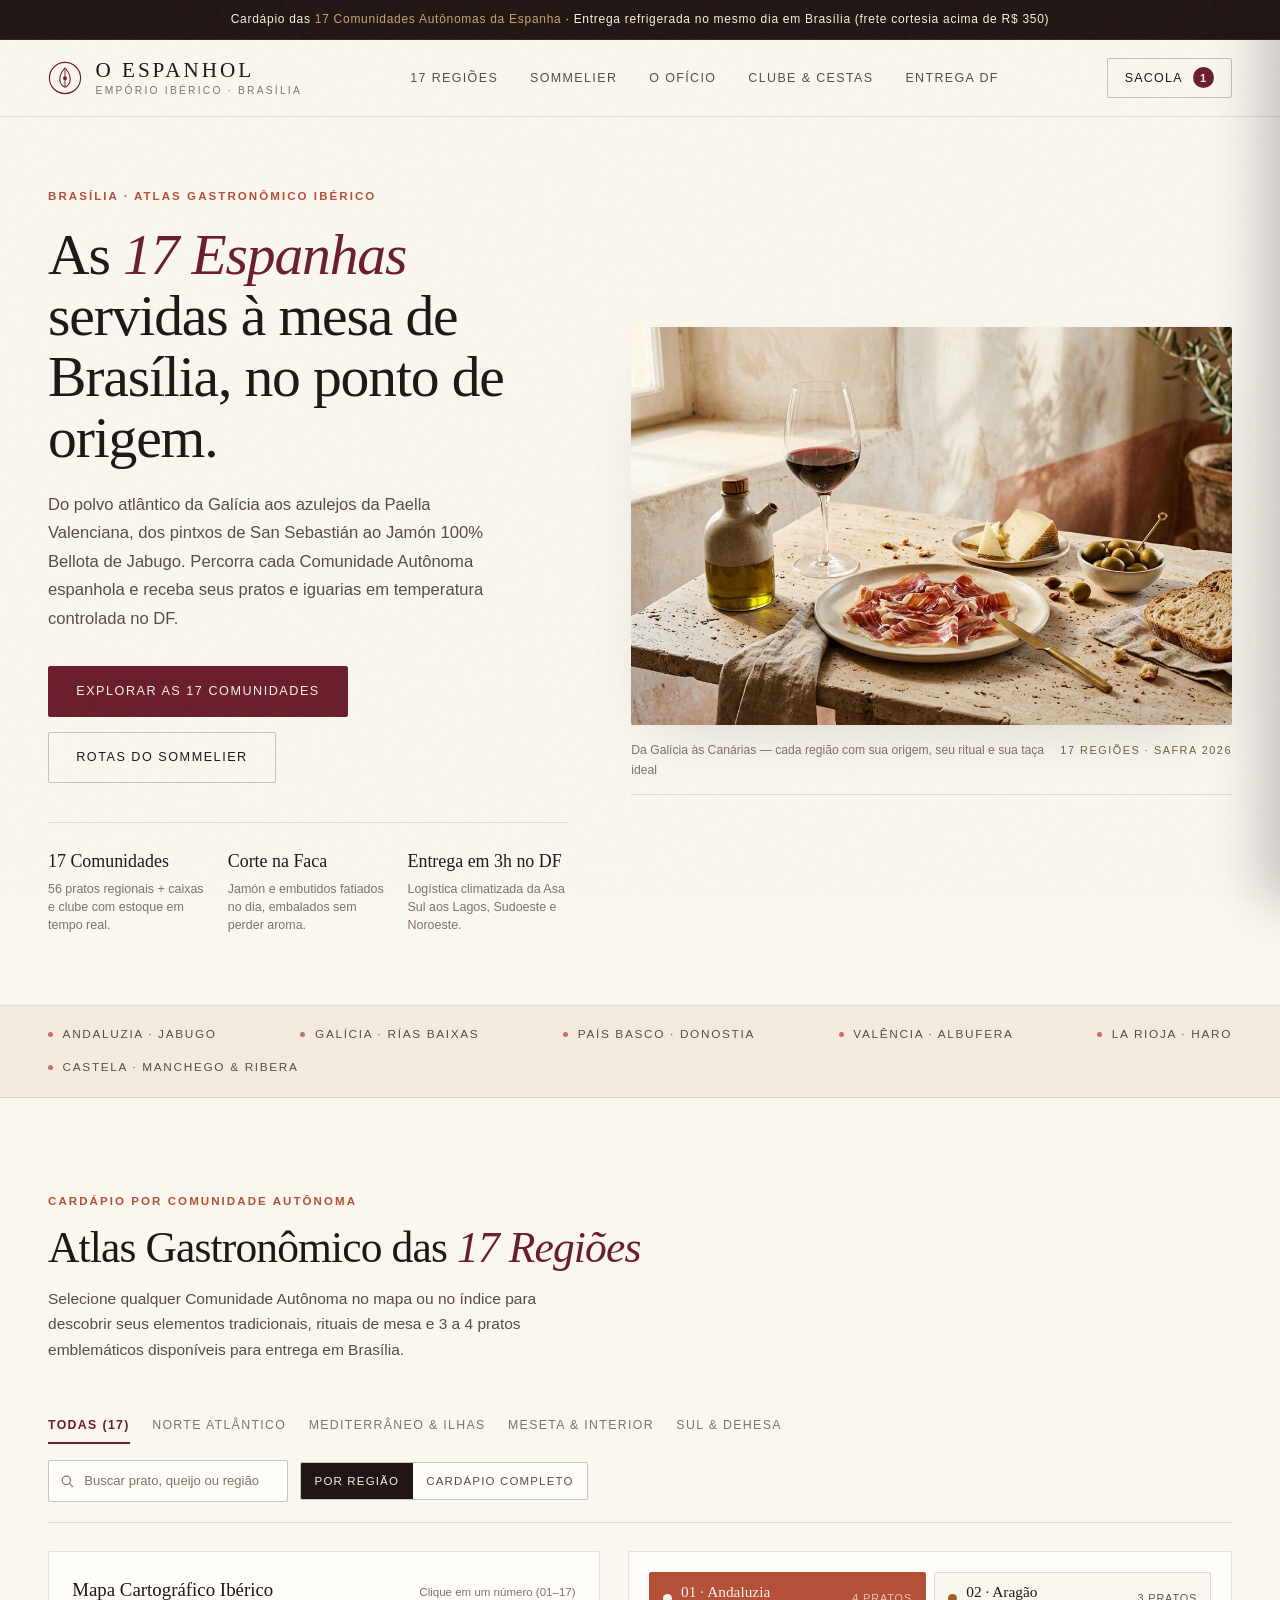
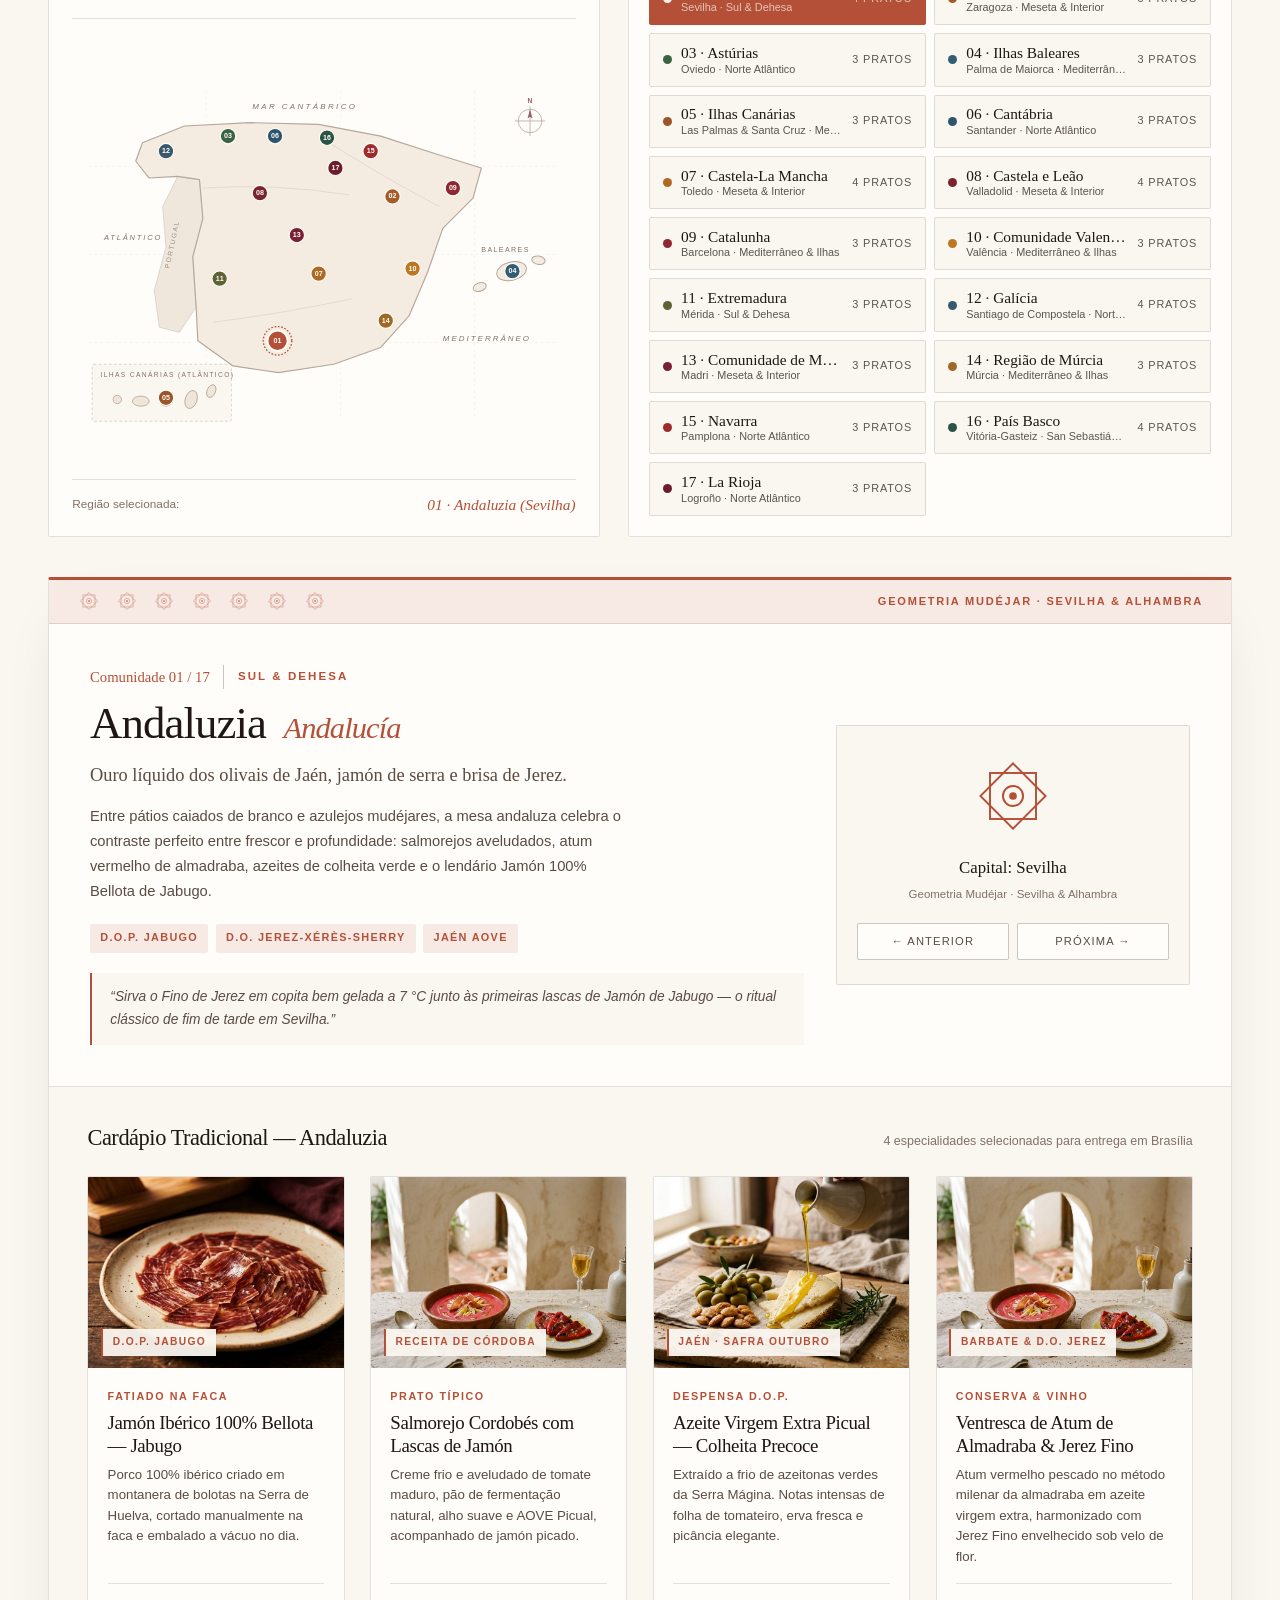
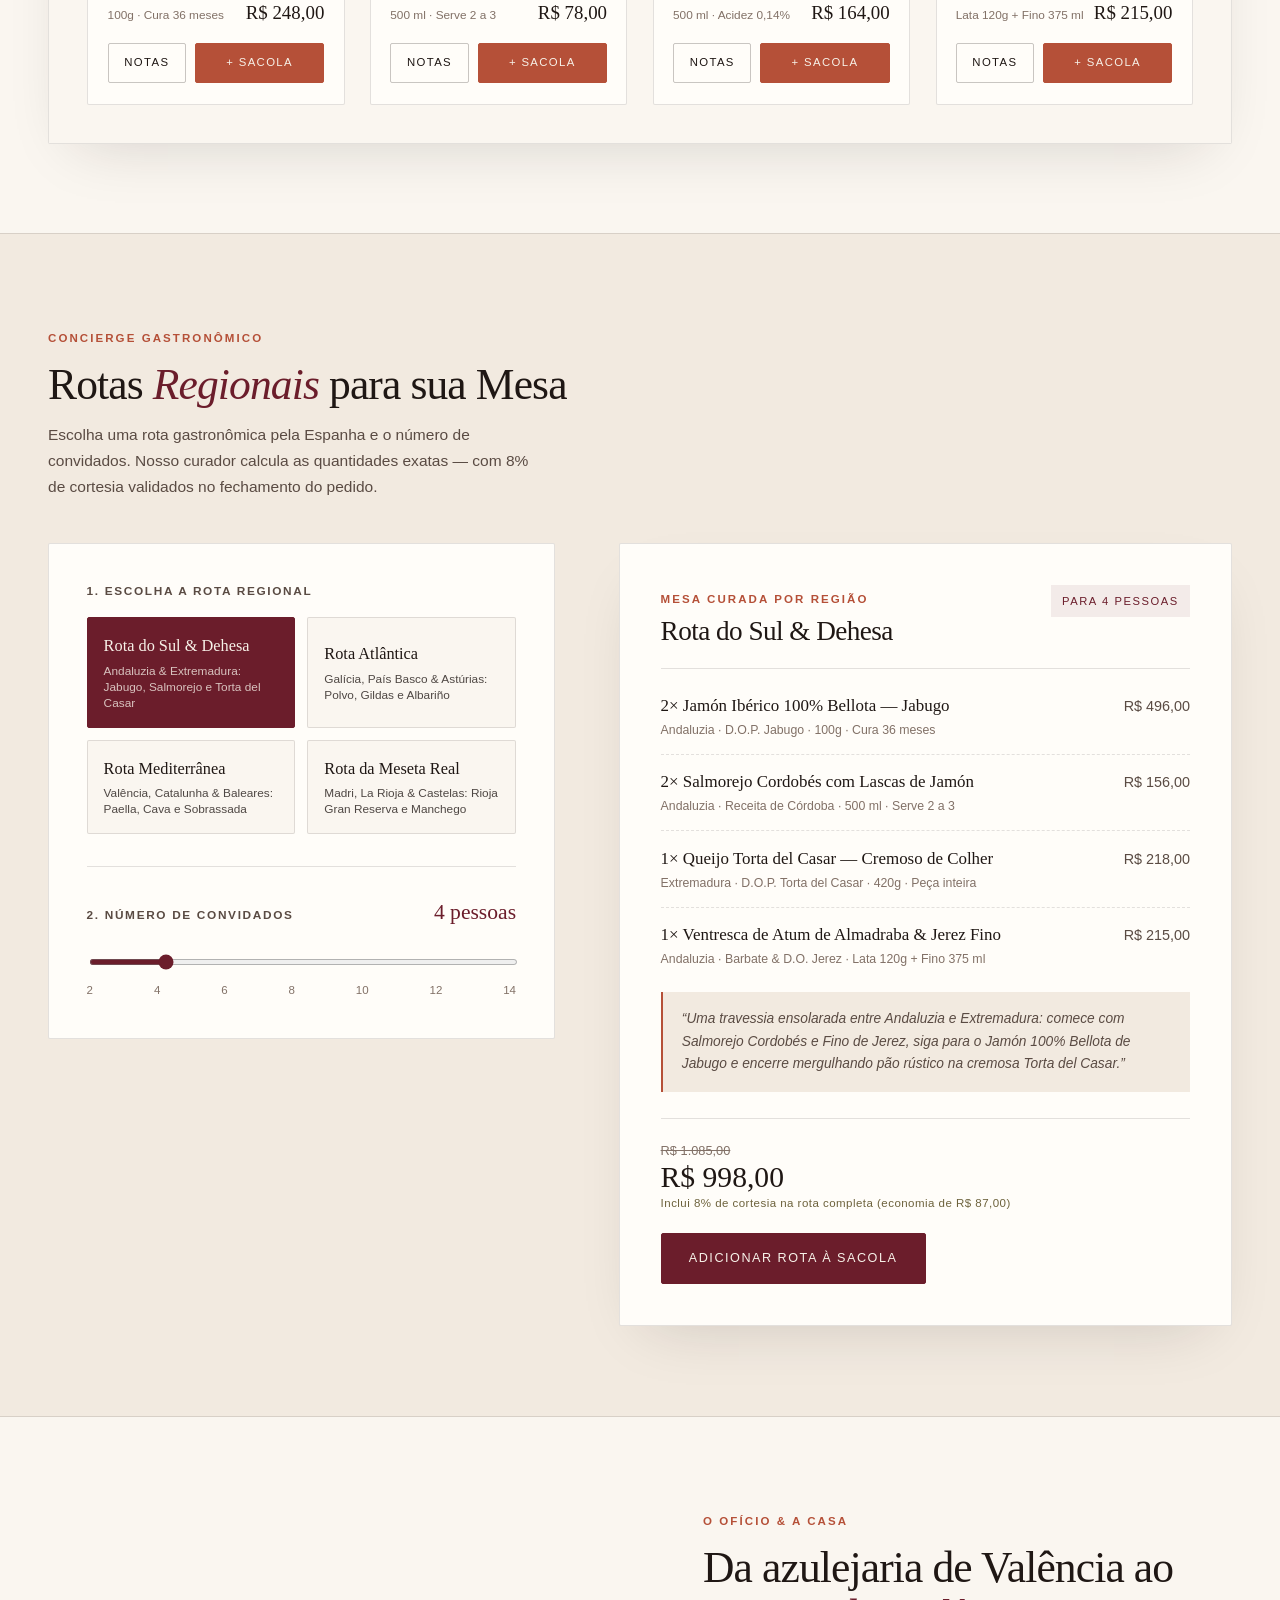
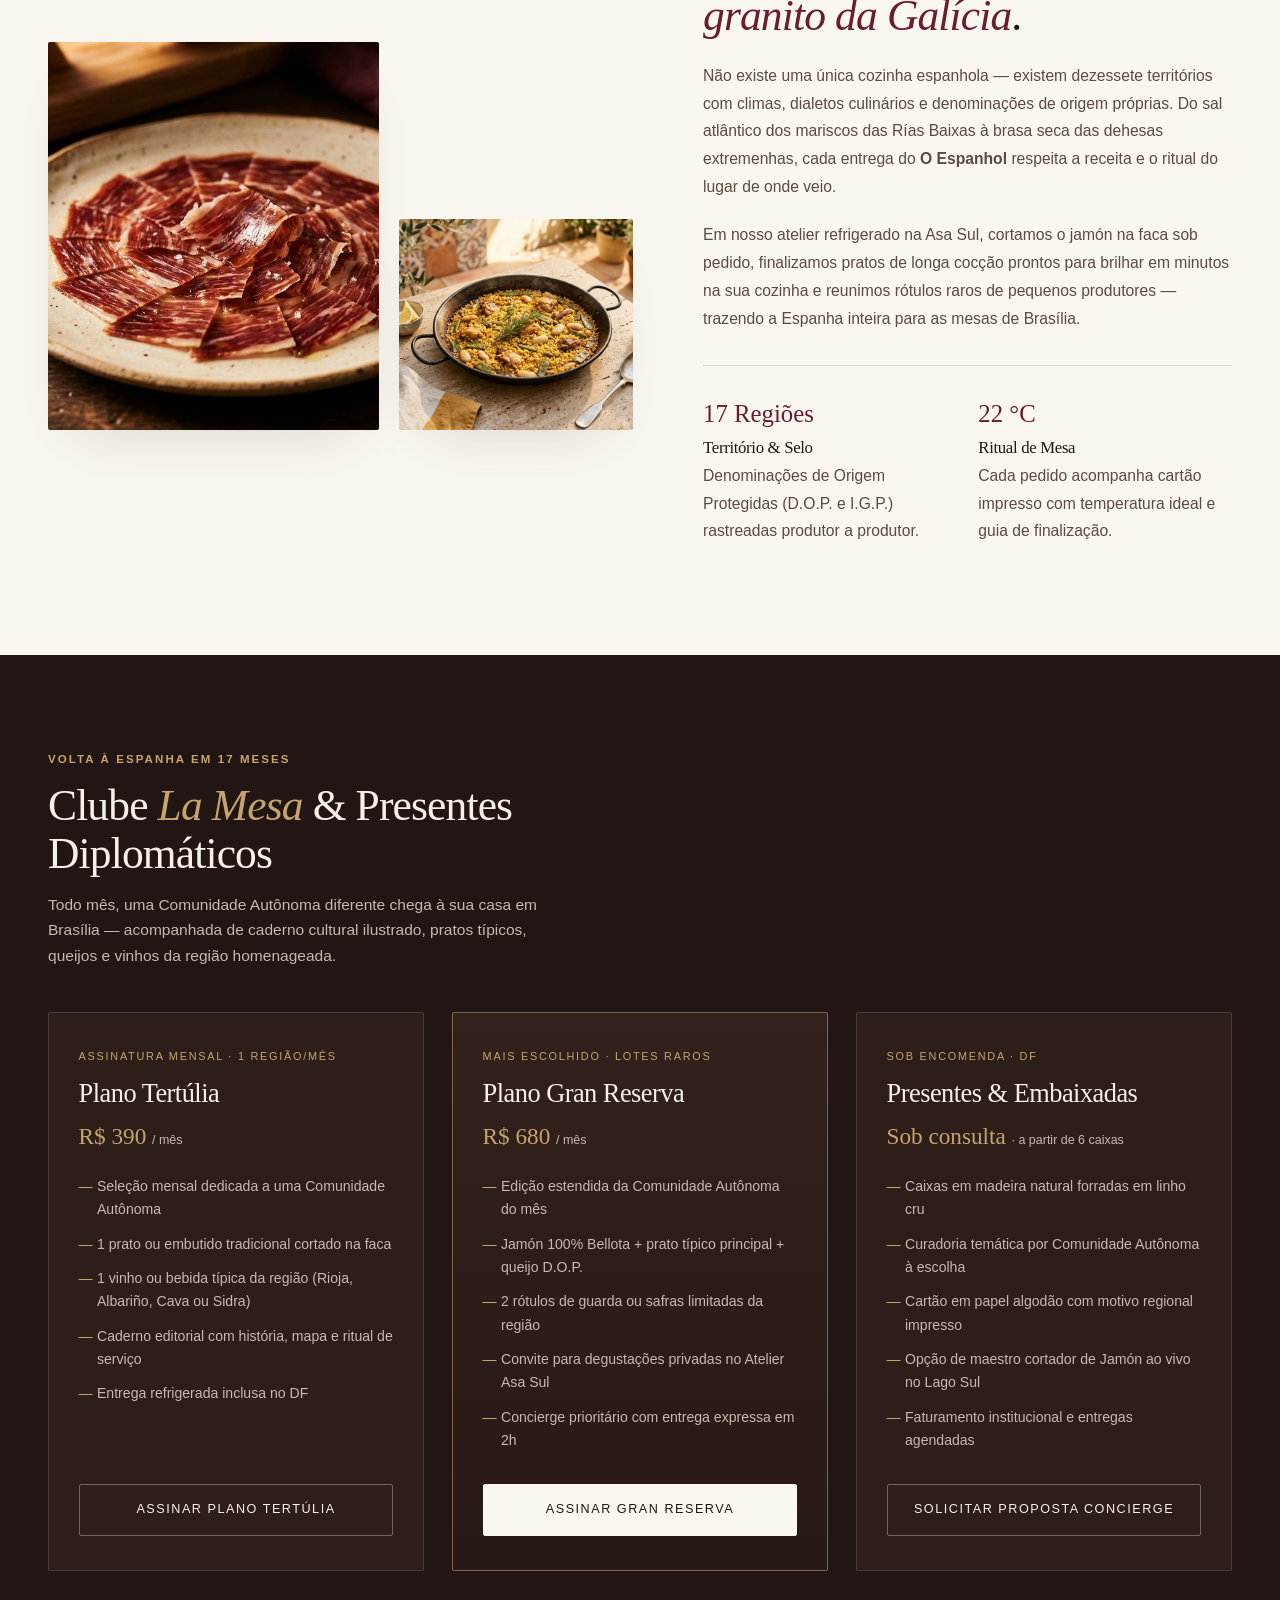
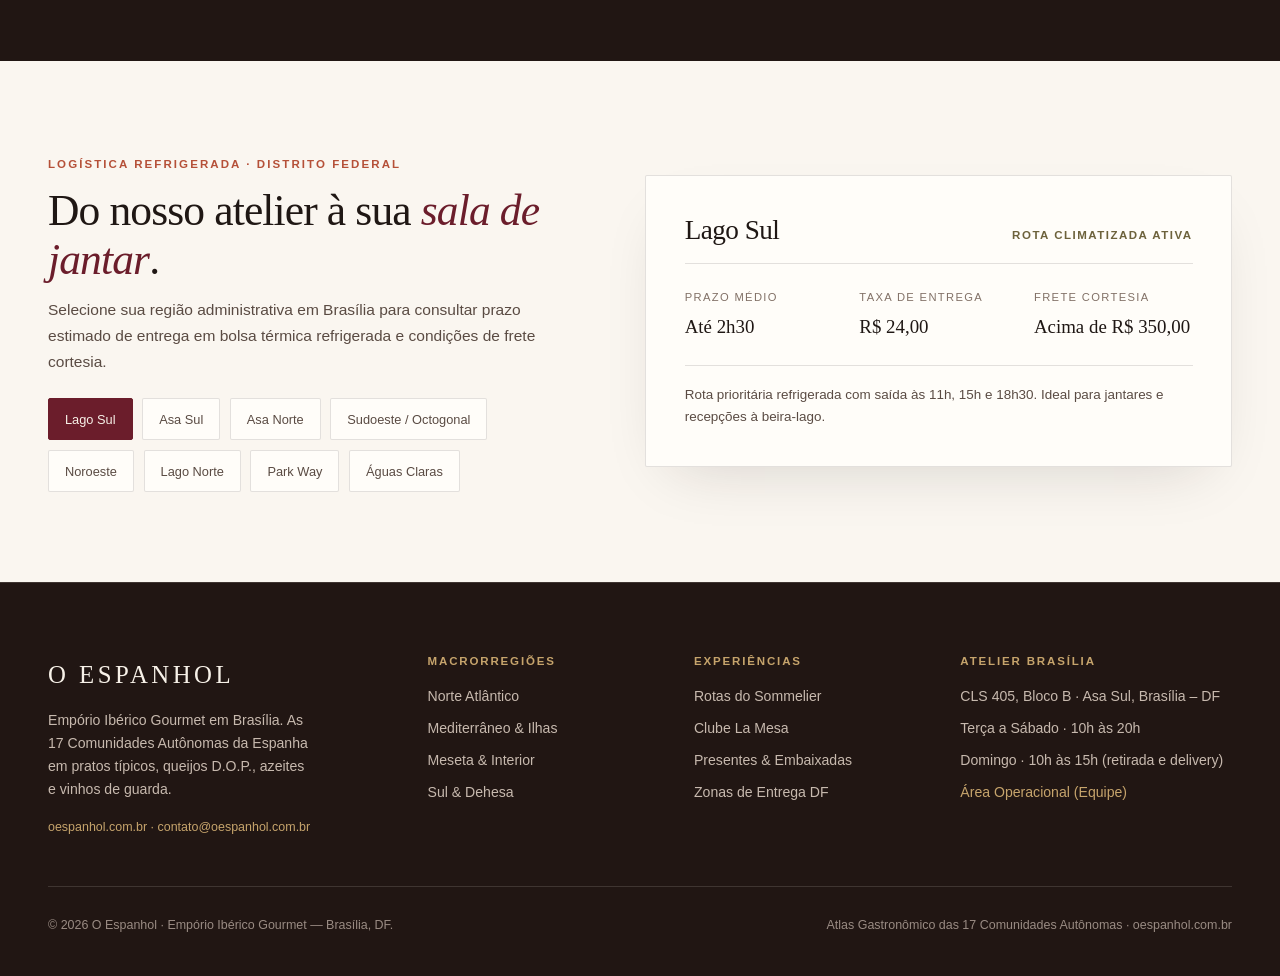
<file: public_html/index.html>
<!DOCTYPE html>
<html lang="pt-BR">
<head>
  <meta charset="UTF-8" />
  <meta name="viewport" content="width=device-width, initial-scale=1.0" />
  <title>O Espanhol — Cardápio das 17 Comunidades Autônomas | Empório Ibérico em Brasília</title>
  <meta name="description" content="Explore a gastronomia autêntica das 17 Comunidades Autônomas da Espanha em Brasília: Jamón de Jabugo, Paella Valenciana, Polvo à Galega, Pintxos Bascos, Manchego e vinhos D.O.Ca. com entrega refrigerada no DF." />
  <meta property="og:title" content="O Espanhol — Empório Ibérico Gourmet em Brasília" />
  <meta property="og:description" content="As 17 Comunidades Autônomas da Espanha servidas à mesa de Brasília — curadoria regional entregue no ponto." />
  <meta property="og:type" content="website" />
  <link rel="stylesheet" href="./styles.css" />
</head>
<body>

  <!-- Announcement Bar -->
  <div class="announcement-bar">
    Cardápio das <strong>17 Comunidades Autônomas da Espanha</strong> · Entrega refrigerada no mesmo dia em Brasília (frete cortesia acima de R$ 350)
  </div>

  <!-- Header -->
  <header class="site-header">
    <div class="container header-inner">
      <a href="#topo" class="brand-mark" aria-label="O Espanhol — Página Inicial">
        <svg class="brand-crest" viewBox="0 0 36 36" fill="none" xmlns="http://www.w3.org/2000/svg" aria-hidden="true">
          <circle cx="18" cy="18" r="16.5" stroke="currentColor" stroke-width="1.2"/>
          <path d="M18 7.5C14.2 11.2 12.5 14.8 12.5 19.2C12.5 23.2 14.9 26.2 18 27.8C21.1 26.2 23.5 23.2 23.5 19.2C23.5 14.8 21.8 11.2 18 7.5Z" stroke="currentColor" stroke-width="1.15"/>
          <path d="M18 9.5V27.5" stroke="currentColor" stroke-width="1"/>
          <circle cx="18" cy="18.2" r="2.1" fill="currentColor"/>
        </svg>
        <span class="brand-wordmark">
          <span class="brand-name">O Espanhol</span>
          <span class="brand-sub">Empório Ibérico · Brasília</span>
        </span>
      </a>

      <nav class="main-nav" aria-label="Navegação principal">
        <a href="#curadoria">17 Regiões</a>
        <a href="#sommelier">Sommelier</a>
        <a href="#oficio">O Ofício</a>
        <a href="#clube">Clube &amp; Cestas</a>
        <a href="#entrega">Entrega DF</a>
      </nav>

      <div class="header-actions">
        <button id="open-cart-btn" class="cart-trigger" type="button" aria-label="Abrir sacola">
          <span>Sacola</span>
          <span id="cart-count" class="cart-count">0</span>
        </button>
        <button id="mobile-menu-btn" class="mobile-menu-btn" type="button" aria-label="Abrir menu" aria-expanded="false">
          <svg width="18" height="14" viewBox="0 0 18 14" fill="none" aria-hidden="true">
            <path d="M1 1H17M1 7H17M1 13H17" stroke="currentColor" stroke-width="1.4" stroke-linecap="round"/>
          </svg>
        </button>
      </div>
    </div>

    <nav id="mobile-nav" class="mobile-nav" aria-label="Navegação móvel">
      <a href="#curadoria">17 Regiões</a>
      <a href="#sommelier">Sommelier</a>
      <a href="#oficio">O Ofício</a>
      <a href="#clube">Clube &amp; Cestas</a>
      <a href="#entrega">Entrega DF</a>
    </nav>
  </header>

  <main id="topo">

    <!-- Hero Section -->
    <section class="hero">
      <div class="container hero-grid">
        <div class="hero-copy">
          <span class="kicker">Brasília · Atlas Gastronômico Ibérico</span>
          <h1 class="hero-title">
            As <span class="italic-accent">17 Espanhas</span> servidas à mesa de Brasília, no ponto de origem.
          </h1>
          <p class="hero-lead">
            Do polvo atlântico da Galícia aos azulejos da Paella Valenciana, dos pintxos de San Sebastián ao Jamón 100% Bellota de Jabugo. Percorra cada Comunidade Autônoma espanhola e receba seus pratos e iguarias em temperatura controlada no DF.
          </p>
          <div class="hero-actions">
            <a href="#curadoria" class="btn btn--primary">Explorar as 17 Comunidades</a>
            <a href="#sommelier" class="btn btn--secondary">Rotas do Sommelier</a>
          </div>

          <div class="hero-facts">
            <div>
              <span class="hero-fact-label">17 Comunidades</span>
              <span class="hero-fact-desc">56 pratos regionais + caixas e clube com estoque em tempo real.</span>
            </div>
            <div>
              <span class="hero-fact-label">Corte na Faca</span>
              <span class="hero-fact-desc">Jamón e embutidos fatiados no dia, embalados sem perder aroma.</span>
            </div>
            <div>
              <span class="hero-fact-label">Entrega em 3h no DF</span>
              <span class="hero-fact-desc">Logística climatizada da Asa Sul aos Lagos, Sudoeste e Noroeste.</span>
            </div>
          </div>
        </div>

        <figure class="hero-figure">
          <div class="hero-image-frame">
            <img src="./assets/hero.jpg" alt="Mesa editorial espanhola com Jamón Ibérico fatiado na faca, taça de vinho Rioja, azeite extra virgem, queijo Manchego e azeitonas Gordal" />
          </div>
          <figcaption class="hero-caption">
            <span>Da Galícia às Canárias — cada região com sua origem, seu ritual e sua taça ideal</span>
            <span class="hero-caption-origin">17 Regiões · Safra 2026</span>
          </figcaption>
        </figure>
      </div>
    </section>

    <!-- Appellations Strip -->
    <div class="origins-strip" aria-label="Destaques regionais da Espanha">
      <div class="container">
        <ul class="origins-list">
          <li>Andaluzia · Jabugo</li>
          <li>Galícia · Rías Baixas</li>
          <li>País Basco · Donostia</li>
          <li>Valência · Albufera</li>
          <li>La Rioja · Haro</li>
          <li>Castela · Manchego &amp; Ribera</li>
        </ul>
      </div>
    </div>

    <!-- 17 Comunidades Autônomas — Atlas & Regional Menu -->
    <section id="curadoria" class="section">
      <div class="container">
        <div class="section-header">
          <div class="section-heading-group">
            <span class="kicker">Cardápio por Comunidade Autônoma</span>
            <h2 class="section-title">Atlas Gastronômico das <span class="italic-accent">17 Regiões</span></h2>
            <p class="section-subtitle">
              Selecione qualquer Comunidade Autônoma no mapa ou no índice para descobrir seus elementos tradicionais, rituais de mesa e 3 a 4 pratos emblemáticos disponíveis para entrega em Brasília.
            </p>
          </div>
        </div>

        <div class="atlas-toolbar">
          <div id="macro-tabs" class="macro-tabs" role="tablist" aria-label="Filtrar por macrorregião da Espanha">
            <button class="macro-tab is-active" type="button" role="tab" aria-selected="true" data-macro="todas">Todas (17)</button>
            <button class="macro-tab" type="button" role="tab" aria-selected="false" data-macro="norte">Norte Atlântico</button>
            <button class="macro-tab" type="button" role="tab" aria-selected="false" data-macro="mediterraneo">Mediterrâneo &amp; Ilhas</button>
            <button class="macro-tab" type="button" role="tab" aria-selected="false" data-macro="interior">Meseta &amp; Interior</button>
            <button class="macro-tab" type="button" role="tab" aria-selected="false" data-macro="sul">Sul &amp; Dehesa</button>
          </div>

          <div class="atlas-tools-right">
            <div class="search-field">
              <svg class="search-icon" viewBox="0 0 20 20" fill="none" stroke="currentColor" stroke-width="1.6" aria-hidden="true">
                <circle cx="9" cy="9" r="6"/>
                <path d="M13.8 13.8L18 18" stroke-linecap="round"/>
              </svg>
              <input id="menu-search" type="search" placeholder="Buscar prato, queijo ou região..." aria-label="Buscar no cardápio regional" />
            </div>

            <div class="view-mode-switch" role="group" aria-label="Modo de exibição do cardápio">
              <button id="view-by-region-btn" class="view-mode-btn is-active" type="button">Por Região</button>
              <button id="view-all-btn" class="view-mode-btn" type="button">Cardápio Completo</button>
            </div>
          </div>
        </div>

        <div id="atlas-navigator" class="atlas-grid">
          <div class="atlas-map-card">
            <div class="atlas-map-head">
              <span class="atlas-map-title">Mapa Cartográfico Ibérico</span>
              <span class="atlas-map-hint">Clique em um número (01–17)</span>
            </div>

            <svg id="spain-atlas-svg" class="spain-atlas-svg" viewBox="0 0 600 430" xmlns="http://www.w3.org/2000/svg" role="img" aria-label="Mapa interativo das 17 Comunidades Autônomas da Espanha">
              <g stroke="rgba(31,23,20,0.06)" stroke-width="1" stroke-dasharray="3 4">
                <line x1="20" y1="110" x2="580" y2="110"/>
                <line x1="20" y1="215" x2="580" y2="215"/>
                <line x1="20" y1="320" x2="580" y2="320"/>
                <line x1="160" y1="20" x2="160" y2="410"/>
                <line x1="320" y1="20" x2="320" y2="410"/>
                <line x1="480" y1="20" x2="480" y2="410"/>
              </g>
              <text x="215" y="42" fill="#827167" font-size="9.5" letter-spacing="2.8" font-style="italic">MAR CANTÁBRICO</text>
              <text x="442" y="318" fill="#827167" font-size="9.5" letter-spacing="2.4" font-style="italic">MEDITERRÂNEO</text>
              <text x="38" y="198" fill="#827167" font-size="9" letter-spacing="2.2" font-style="italic">ATLÂNTICO</text>
              <path d="M126 122 L152 126 L156 172 L144 218 L148 278 L128 308 L104 302 L98 258 L112 206 L108 158 Z"
                    fill="#EFE7DC" stroke="rgba(31,23,20,0.14)" stroke-width="1"/>
              <text x="116" y="232" fill="#9E8E83" font-size="8" letter-spacing="1.8" transform="rotate(-78 116 232)">PORTUGAL</text>
              <path d="M84 82 L134 62 L212 58 L294 60 L368 74 L436 96 L488 112 L478 148 L442 184 L424 236 L402 288 L368 326 L312 346 L246 356 L192 348 L150 318 L148 278 L144 218 L156 172 L152 126 L126 122 L92 124 L76 104 Z"
                    fill="#F4ECE1" stroke="#B7A79B" stroke-width="1.4" stroke-linejoin="round"/>
              <path d="M156 136 Q240 130 330 144" fill="none" stroke="rgba(107,29,43,0.12)" stroke-width="1"/>
              <path d="M168 296 Q248 286 334 268" fill="none" stroke="rgba(107,29,43,0.12)" stroke-width="1"/>
              <path d="M294 74 Q362 118 438 158" fill="none" stroke="rgba(107,29,43,0.12)" stroke-width="1"/>
              <g fill="#F4ECE1" stroke="#B7A79B" stroke-width="1.2">
                <ellipse cx="524" cy="235" rx="18" ry="11" transform="rotate(-14 524 235)"/>
                <ellipse cx="556" cy="222" rx="8" ry="5" transform="rotate(10 556 222)"/>
                <ellipse cx="486" cy="254" rx="8" ry="5" transform="rotate(-18 486 254)"/>
              </g>
              <text x="488" y="212" fill="#827167" font-size="8.5" letter-spacing="1.6">BALEARES</text>
              <g>
                <rect x="24" y="346" width="166" height="68" rx="2" fill="#FAF6F0" stroke="rgba(31,23,20,0.2)" stroke-dasharray="3 3"/>
                <text x="34" y="361" fill="#827167" font-size="8" letter-spacing="1.6">ILHAS CANÁRIAS (ATLÂNTICO)</text>
                <g fill="#EFE5D8" stroke="#B7A79B" stroke-width="1">
                  <circle cx="54" cy="388" r="5"/>
                  <ellipse cx="82" cy="390" rx="10" ry="6"/>
                  <circle cx="112" cy="388" r="8"/>
                  <ellipse cx="142" cy="388" rx="7" ry="11" transform="rotate(18 142 388)"/>
                  <ellipse cx="166" cy="378" rx="5" ry="8" transform="rotate(24 166 378)"/>
                </g>
              </g>
              <g transform="translate(546 56)" stroke="#9A887B" stroke-width="1" fill="none" opacity="0.7">
                <circle cx="0" cy="0" r="14"/>
                <path d="M0 -18 L0 18 M-18 0 L18 0"/>
                <polygon points="0,-14 3,-3 0,-5 -3,-3" fill="#6B1D2B" stroke="none"/>
                <text x="0" y="-21" fill="#6B1D2B" stroke="none" font-size="8" text-anchor="middle" font-weight="600">N</text>
              </g>
              <g id="atlas-map-pins"></g>
            </svg>

            <div class="atlas-map-legend">
              <span>Região selecionada:</span>
              <span id="map-hover-readout">01 · Andaluzia</span>
            </div>
          </div>

          <div id="region-directory" class="region-directory" aria-label="Lista das 17 Comunidades Autônomas"></div>
        </div>

        <div id="regional-dossier" class="regional-dossier" aria-live="polite"></div>
        <div id="full-menu-container" class="full-menu-wrap" hidden aria-live="polite"></div>
      </div>
    </section>

    <!-- Interactive Regional Sommelier Studio -->
    <section id="sommelier" class="section section--linen">
      <div class="container">
        <div class="section-header">
          <div class="section-heading-group">
            <span class="kicker">Concierge Gastronômico</span>
            <h2 class="section-title">Rotas <span class="italic-accent">Regionais</span> para sua Mesa</h2>
            <p class="section-subtitle">
              Escolha uma rota gastronômica pela Espanha e o número de convidados. Nosso curador calcula as quantidades exatas — com 8% de cortesia validados no fechamento do pedido.
            </p>
          </div>
        </div>

        <div class="sommelier-layout">
          <div class="sommelier-controls">
            <div class="control-group">
              <div class="control-label"><span>1. Escolha a rota regional</span></div>
              <div id="occasion-grid" class="occasion-grid">
                <button class="occasion-btn is-active" type="button" data-occasion="sul">
                  <span class="occasion-title">Rota do Sul &amp; Dehesa</span>
                  <span class="occasion-sub">Andaluzia &amp; Extremadura: Jabugo, Salmorejo e Torta del Casar</span>
                </button>
                <button class="occasion-btn" type="button" data-occasion="norte">
                  <span class="occasion-title">Rota Atlântica</span>
                  <span class="occasion-sub">Galícia, País Basco &amp; Astúrias: Polvo, Gildas e Albariño</span>
                </button>
                <button class="occasion-btn" type="button" data-occasion="mediterraneo">
                  <span class="occasion-title">Rota Mediterrânea</span>
                  <span class="occasion-sub">Valência, Catalunha &amp; Baleares: Paella, Cava e Sobrassada</span>
                </button>
                <button class="occasion-btn" type="button" data-occasion="meseta">
                  <span class="occasion-title">Rota da Meseta Real</span>
                  <span class="occasion-sub">Madri, La Rioja &amp; Castelas: Rioja Gran Reserva e Manchego</span>
                </button>
              </div>
            </div>

            <div class="control-group">
              <label class="control-label" for="guest-slider">
                <span>2. Número de convidados</span>
                <span id="guest-readout" class="control-value tabular">4 pessoas</span>
              </label>
              <input id="guest-slider" class="range-slider" type="range" min="2" max="14" step="2" value="4" />
              <div class="range-marks">
                <span>2</span><span>4</span><span>6</span><span>8</span><span>10</span><span>12</span><span>14</span>
              </div>
            </div>
          </div>

          <div class="sommelier-result" aria-live="polite">
            <div class="result-header">
              <div>
                <span class="kicker">Mesa Curada por Região</span>
                <h3 id="pairing-title" class="result-title">Rota do Sul &amp; Dehesa</h3>
              </div>
              <span id="pairing-serves" class="result-badge">Para 4 pessoas</span>
            </div>

            <ul id="pairing-list" class="pairing-list"></ul>
            <p id="pairing-note" class="curator-note"></p>

            <div class="result-footer">
              <div class="result-pricing">
                <span id="pairing-original" class="result-original tabular"></span>
                <span id="pairing-total" class="result-total tabular"></span>
                <span id="pairing-saving" class="result-saving"></span>
              </div>
              <button id="add-pairing-btn" class="btn btn--primary" type="button">
                Adicionar Rota à Sacola
              </button>
            </div>
          </div>
        </div>
      </div>
    </section>

    <!-- Editorial Story / Craft -->
    <section id="oficio" class="section">
      <div class="container story-grid reveal">
        <div class="story-visual">
          <img class="story-img-tall" src="./assets/jamon.jpg" alt="Fatias translúcidas de Jamón Ibérico de Bellota cortado na faca" />
          <img class="story-img-small" src="./assets/paella.jpg" alt="Paella Valenciana autêntica em paellera de aço" />
        </div>

        <div class="story-copy">
          <span class="kicker">O Ofício &amp; A Casa</span>
          <h2 class="section-title">Da azulejaria de Valência ao <span class="italic-accent">granito da Galícia</span>.</h2>
          <p style="margin-top: 1.35rem;">
            Não existe uma única cozinha espanhola — existem dezessete territórios com climas, dialetos culinários e denominações de origem próprias. Do sal atlântico dos mariscos das Rías Baixas à brasa seca das dehesas extremenhas, cada entrega do <strong>O Espanhol</strong> respeita a receita e o ritual do lugar de onde veio.
          </p>
          <p>
            Em nosso atelier refrigerado na Asa Sul, cortamos o jamón na faca sob pedido, finalizamos pratos de longa cocção prontos para brilhar em minutos na sua cozinha e reunimos rótulos raros de pequenos produtores — trazendo a Espanha inteira para as mesas de Brasília.
          </p>

          <div class="story-pillars">
            <div>
              <span class="pillar-num">17 Regiões</span>
              <h3 class="pillar-title">Território &amp; Selo</h3>
              <p class="pillar-text">Denominações de Origem Protegidas (D.O.P. e I.G.P.) rastreadas produtor a produtor.</p>
            </div>
            <div>
              <span class="pillar-num">22 °C</span>
              <h3 class="pillar-title">Ritual de Mesa</h3>
              <p class="pillar-text">Cada pedido acompanha cartão impresso com temperatura ideal e guia de finalização.</p>
            </div>
          </div>
        </div>
      </div>
    </section>

    <!-- Clube La Mesa & Corporate Gifts -->
    <section id="clube" class="section section--deep">
      <div class="container">
        <div class="section-header">
          <div class="section-heading-group">
            <span class="kicker kicker--light">Volta à Espanha em 17 Meses</span>
            <h2 class="section-title section-title--light">Clube <span class="italic-accent--light">La Mesa</span> &amp; Presentes Diplomáticos</h2>
            <p class="section-subtitle section-subtitle--light">
              Todo mês, uma Comunidade Autônoma diferente chega à sua casa em Brasília — acompanhada de caderno cultural ilustrado, pratos típicos, queijos e vinhos da região homenageada.
            </p>
          </div>
        </div>

        <div class="club-grid">
          <article class="club-card reveal">
            <span class="club-tag">Assinatura Mensal · 1 Região/Mês</span>
            <h3 class="club-name">Plano Tertúlia</h3>
            <div class="club-price tabular">R$ 390 <span>/ mês</span></div>
            <ul class="club-list">
              <li>Seleção mensal dedicada a uma Comunidade Autônoma</li>
              <li>1 prato ou embutido tradicional cortado na faca</li>
              <li>1 vinho ou bebida típica da região (Rioja, Albariño, Cava ou Sidra)</li>
              <li>Caderno editorial com história, mapa e ritual de serviço</li>
              <li>Entrega refrigerada inclusa no DF</li>
            </ul>
            <button class="btn btn--ghost-light club-add-btn" type="button" data-plan-id="clube-tertulia">
              Assinar Plano Tertúlia
            </button>
          </article>

          <article class="club-card club-card--featured reveal">
            <span class="club-tag">Mais Escolhido · Lotes Raros</span>
            <h3 class="club-name">Plano Gran Reserva</h3>
            <div class="club-price tabular">R$ 680 <span>/ mês</span></div>
            <ul class="club-list">
              <li>Edição estendida da Comunidade Autônoma do mês</li>
              <li>Jamón 100% Bellota + prato típico principal + queijo D.O.P.</li>
              <li>2 rótulos de guarda ou safras limitadas da região</li>
              <li>Convite para degustações privadas no Atelier Asa Sul</li>
              <li>Concierge prioritário com entrega expressa em 2h</li>
            </ul>
            <button class="btn btn--light club-add-btn" type="button" data-plan-id="clube-gran-reserva">
              Assinar Gran Reserva
            </button>
          </article>

          <article class="club-card reveal">
            <span class="club-tag">Sob Encomenda · DF</span>
            <h3 class="club-name">Presentes &amp; Embaixadas</h3>
            <div class="club-price tabular">Sob consulta <span>· a partir de 6 caixas</span></div>
            <ul class="club-list">
              <li>Caixas em madeira natural forradas em linho cru</li>
              <li>Curadoria temática por Comunidade Autônoma à escolha</li>
              <li>Cartão em papel algodão com motivo regional impresso</li>
              <li>Opção de maestro cortador de Jamón ao vivo no Lago Sul</li>
              <li>Faturamento institucional e entregas agendadas</li>
            </ul>
            <button class="btn btn--ghost-light" type="button" id="corporate-inquiry-btn">
              Solicitar Proposta Concierge
            </button>
          </article>
        </div>
      </div>
    </section>

    <!-- Delivery DF Interactive Zone Checker -->
    <section id="entrega" class="section">
      <div class="container delivery-box reveal">
        <div>
          <span class="kicker">Logística Refrigerada · Distrito Federal</span>
          <h2 class="section-title">Do nosso atelier à sua <span class="italic-accent">sala de jantar</span>.</h2>
          <p class="section-subtitle">
            Selecione sua região administrativa em Brasília para consultar prazo estimado de entrega em bolsa térmica refrigerada e condições de frete cortesia.
          </p>
          <div id="zone-buttons" class="zone-buttons" role="group" aria-label="Selecionar região de Brasília"></div>
        </div>

        <div class="delivery-card" aria-live="polite">
          <div class="delivery-card-top">
            <h3 id="delivery-zone-name" class="delivery-zone-name">Lago Sul</h3>
            <span class="delivery-status">Rota climatizada ativa</span>
          </div>

          <div class="delivery-metrics">
            <div>
              <span class="delivery-metric-label">Prazo médio</span>
              <span id="delivery-eta" class="delivery-metric-val">Até 2h30</span>
            </div>
            <div>
              <span class="delivery-metric-label">Taxa de entrega</span>
              <span id="delivery-fee" class="delivery-metric-val tabular">R$ 24,00</span>
            </div>
            <div>
              <span class="delivery-metric-label">Frete cortesia</span>
              <span id="delivery-free-min" class="delivery-metric-val tabular">Acima de R$ 350</span>
            </div>
          </div>

          <p id="delivery-note" class="delivery-note"></p>
        </div>
      </div>
    </section>

  </main>

  <!-- Footer -->
  <footer class="site-footer">
    <div class="container">
      <div class="footer-grid">
        <div>
          <div class="footer-brand-name">O Espanhol</div>
          <p style="font-size: 0.88rem; line-height: 1.65; margin: 0 0 1rem; max-width: 34ch;">
            Empório Ibérico Gourmet em Brasília. As 17 Comunidades Autônomas da Espanha em pratos típicos, queijos D.O.P., azeites e vinhos de guarda.
          </p>
          <p style="font-size: 0.78rem; color: var(--gold-soft); margin: 0;">oespanhol.com.br · contato@oespanhol.com.br</p>
        </div>

        <div>
          <h4 class="footer-heading">Macrorregiões</h4>
          <ul class="footer-links">
            <li><a href="#curadoria" class="js-footer-macro" data-macro="norte">Norte Atlântico</a></li>
            <li><a href="#curadoria" class="js-footer-macro" data-macro="mediterraneo">Mediterrâneo &amp; Ilhas</a></li>
            <li><a href="#curadoria" class="js-footer-macro" data-macro="interior">Meseta &amp; Interior</a></li>
            <li><a href="#curadoria" class="js-footer-macro" data-macro="sul">Sul &amp; Dehesa</a></li>
          </ul>
        </div>

        <div>
          <h4 class="footer-heading">Experiências</h4>
          <ul class="footer-links">
            <li><a href="#sommelier">Rotas do Sommelier</a></li>
            <li><a href="#clube">Clube La Mesa</a></li>
            <li><a href="#clube">Presentes &amp; Embaixadas</a></li>
            <li><a href="#entrega">Zonas de Entrega DF</a></li>
          </ul>
        </div>

        <div>
          <h4 class="footer-heading">Atelier Brasília</h4>
          <ul class="footer-links">
            <li>CLS 405, Bloco B · Asa Sul, Brasília – DF</li>
            <li>Terça a Sábado · 10h às 20h</li>
            <li>Domingo · 10h às 15h (retirada e delivery)</li>
            <li><a href="./admin/" style="color: var(--gold-soft);">Área Operacional (Equipe)</a></li>
          </ul>
        </div>
      </div>

      <div class="footer-bottom">
        <span>© 2026 O Espanhol · Empório Ibérico Gourmet — Brasília, DF.</span>
        <span>Atlas Gastronômico das 17 Comunidades Autônomas · oespanhol.com.br</span>
      </div>
    </div>
  </footer>

  <!-- Shared Backdrop Overlay -->
  <div id="overlay" class="overlay" aria-hidden="true"></div>

  <!-- Slide-Over Cart Drawer -->
  <aside id="cart-drawer" class="cart-drawer" aria-label="Sacola de compras" aria-hidden="true">
    <div class="drawer-header">
      <h2 class="drawer-title">Sua Sacola</h2>
      <button id="close-cart-btn" class="icon-close" type="button" aria-label="Fechar sacola">&times;</button>
    </div>

    <div class="free-shipping-bar">
      <div id="shipping-bar-text">Adicione R$ 350,00 para ganhar frete refrigerado cortesia em Brasília.</div>
      <div class="progress-track">
        <div id="shipping-progress" class="progress-fill"></div>
      </div>
    </div>

    <div id="cart-items-container" class="drawer-body"></div>

    <div class="drawer-footer">
      <div class="drawer-zone-select">
        <label for="cart-zone-select">Região de entrega (DF):</label>
        <select id="cart-zone-select"></select>
      </div>
      <div class="summary-line">
        <span>Subtotal</span>
        <span id="cart-subtotal" class="tabular">R$ 0,00</span>
      </div>
      <div class="summary-line" id="cart-discount-row" hidden>
        <span style="color: var(--olive);">Cortesia Rota Sommelier (8%)</span>
        <span id="cart-discount" class="tabular" style="color: var(--olive);">-R$ 0,00</span>
      </div>
      <div class="summary-line">
        <span>Entrega refrigerada</span>
        <span id="cart-shipping" class="tabular">—</span>
      </div>
      <div class="summary-total">
        <span>Total</span>
        <span id="cart-total" class="tabular">R$ 0,00</span>
      </div>
      <button id="checkout-btn" class="btn btn--primary" type="button" style="width: 100%;">
        Finalizar Pedido
      </button>
    </div>
  </aside>

  <!-- Product Tasting Sheet Modal -->
  <div id="product-modal" class="modal" role="dialog" aria-modal="true" aria-hidden="true" aria-labelledby="modal-product-title">
    <div class="modal-panel">
      <button id="close-product-modal" class="icon-close modal-close" type="button" aria-label="Fechar ficha">&times;</button>
      <div id="product-modal-body" class="product-modal-grid"></div>
    </div>
  </div>

  <!-- Real Checkout Modal (DF Address + Fulfillment + Payment + Receipt) -->
  <div id="checkout-modal" class="modal" role="dialog" aria-modal="true" aria-hidden="true" aria-labelledby="checkout-modal-title">
    <div class="modal-panel">
      <button id="close-checkout-modal" class="icon-close modal-close" type="button" aria-label="Fechar checkout">&times;</button>
      <div class="checkout-modal-body">
        <div style="display:flex; justify-content:space-between; align-items:center; gap:0.75rem; flex-wrap:wrap;">
          <span class="kicker">Fechamento de Pedido · Brasília, DF</span>
          <span id="checkout-api-badge" class="api-mode-pill">Modo Conectado</span>
        </div>
        <h3 id="checkout-modal-title" style="font-size: 1.85rem; margin-top: 0.4rem;">Dados de Entrega &amp; Pagamento</h3>

        <!-- Step 1: Checkout Form -->
        <form id="checkout-form" class="checkout-form">
          <div id="checkout-error" class="form-error-banner" hidden></div>

          <h4 class="form-section-title">1. Seus dados</h4>
          <div class="form-grid-2">
            <div class="field-group">
              <label for="co-name">Nome completo *</label>
              <input id="co-name" name="full_name" type="text" required placeholder="Ex.: Maria Clara Mendes" />
            </div>
            <div class="field-group">
              <label for="co-phone">Telefone / WhatsApp (com DDD) *</label>
              <input id="co-phone" name="phone" type="tel" required placeholder="(61) 99999-0000" />
            </div>
          </div>
          <div class="form-grid-2">
            <div class="field-group">
              <label for="co-email">E-mail *</label>
              <input id="co-email" name="email" type="email" required placeholder="voce@exemplo.com.br" />
            </div>
            <div class="field-group">
              <label for="co-cpf">CPF (para nota fiscal)</label>
              <input id="co-cpf" name="cpf" type="text" placeholder="000.000.000-00" />
            </div>
          </div>

          <h4 class="form-section-title">2. Entrega refrigerada ou retirada</h4>
          <div class="fulfillment-toggle">
            <label class="fulfillment-opt">
              <input type="radio" name="fulfillment_type" value="DELIVERY" checked />
              <span>Entrega Refrigerada no DF</span>
            </label>
            <label class="fulfillment-opt">
              <input type="radio" name="fulfillment_type" value="PICKUP_ATELIER" />
              <span>Retirada no Atelier (CLS 405 · Grátis)</span>
            </label>
          </div>

          <div id="co-address-fields" style="display:flex; flex-direction:column; gap:0.8rem;">
            <div class="form-grid-3">
              <div class="field-group">
                <label for="co-zone">Região Administrativa *</label>
                <select id="co-zone" name="delivery_zone_slug"></select>
              </div>
              <div class="field-group">
                <label for="co-zip">CEP *</label>
                <input id="co-zip" name="zip_code" type="text" placeholder="71600-000" />
              </div>
              <div class="field-group">
                <label for="co-district">Bairro / Setor *</label>
                <input id="co-district" name="district" type="text" placeholder="Lago Sul / Asa Sul" />
              </div>
            </div>
            <div class="form-grid-2">
              <div class="field-group">
                <label for="co-street">Quadra / SHIS / SQS / Logradouro *</label>
                <input id="co-street" name="street" type="text" placeholder="Ex.: SHIS QI 11 Conjunto 4" />
              </div>
              <div class="field-group">
                <label for="co-number">Casa / Bloco / Apto *</label>
                <input id="co-number" name="number_text" type="text" placeholder="Ex.: Casa 12 ou Bloco C Apto 302" />
              </div>
            </div>
            <div class="form-grid-2">
              <div class="field-group">
                <label for="co-complement">Complemento</label>
                <input id="co-complement" name="complement" type="text" placeholder="Condomínio, portaria..." />
              </div>
              <div class="field-group">
                <label for="co-reference">Ponto de referência</label>
                <input id="co-reference" name="reference_note" type="text" placeholder="Próximo ao Pontão / Comércio local" />
              </div>
            </div>
          </div>

          <div class="form-grid-2">
            <div class="field-group">
              <label for="co-window">Janela de entrega desejada</label>
              <select id="co-window" name="delivery_window">
                <option value="Hoje · Próxima rota refrigerada">Hoje · Próxima rota refrigerada</option>
                <option value="Hoje · 18h às 20h">Hoje · 18h às 20h</option>
                <option value="Amanhã · 11h às 13h">Amanhã · 11h às 13h</option>
                <option value="Amanhã · 15h às 18h">Amanhã · 15h às 18h</option>
                <option value="Sexta/Sábado manhã (fornada fresca)">Sexta/Sábado manhã (fornada fresca)</option>
              </select>
            </div>
            <div class="field-group">
              <label for="co-payment">Forma de pagamento</label>
              <select id="co-payment" name="payment_method">
                <option value="PIX">PIX (aprovação imediata)</option>
                <option value="CREDIT_CARD">Cartão de Crédito</option>
                <option value="BOLETO">Boleto / Faturamento</option>
              </select>
            </div>
          </div>

          <div class="field-group">
            <label for="co-notes">Observações de fatiamento, preparo ou entrega</label>
            <textarea id="co-notes" name="customer_notes" rows="2" placeholder="Ex.: fatiar jamón bem fino, interfonar ao chegar, cartão de presente..."></textarea>
          </div>

          <div class="checkout-totals-strip">
            <div>
              <div id="co-summary-meta" style="font-size:0.78rem; color:var(--ink-secondary);"></div>
              <div id="co-summary-total" style="font-family:var(--font-serif); font-size:1.55rem;" class="tabular">R$ 0,00</div>
            </div>
            <button id="submit-order-btn" class="btn btn--primary" type="submit">Confirmar Pedido</button>
          </div>
        </form>

        <!-- Step 2: Order Receipt -->
        <div id="checkout-receipt" hidden>
          <p id="receipt-subtitle" style="color: var(--ink-secondary); font-size: 0.92rem; margin-top: 0.65rem;"></p>
          <div id="order-summary-text" class="order-summary-box"></div>
          <div style="display: flex; gap: 0.75rem; flex-wrap: wrap;">
            <button id="copy-order-btn" class="btn btn--primary" type="button">Copiar Comprovante</button>
            <button id="clear-and-close-btn" class="btn btn--secondary" type="button">Fechar</button>
          </div>
        </div>
      </div>
    </div>
  </div>

  <!-- Corporate / Embaixadas Inquiry Modal -->
  <div id="corporate-modal" class="modal" role="dialog" aria-modal="true" aria-hidden="true" aria-labelledby="corp-modal-title">
    <div class="modal-panel">
      <button id="close-corporate-modal" class="icon-close modal-close" type="button" aria-label="Fechar solicitação">&times;</button>
      <div class="checkout-modal-body">
        <span class="kicker">Concierge Institucional · Brasília</span>
        <h3 id="corp-modal-title" style="font-size: 1.85rem; margin-top: 0.4rem;">Presentes Corporativos &amp; Embaixadas</h3>
        <p style="color: var(--ink-secondary); font-size: 0.9rem; margin-top: 0.5rem;">
          Preencha os dados do evento ou homenagem. Nossa equipe de Concierge prepara uma proposta personalizada com caixas em madeira natural e opção de maestro cortador de Jamón ao vivo.
        </p>

        <form id="corporate-form" class="checkout-form">
          <div id="corp-error" class="form-error-banner" hidden></div>
          <div class="form-grid-2">
            <div class="field-group">
              <label for="corp-org">Empresa / Embaixada / Órgão *</label>
              <input id="corp-org" name="organization_name" type="text" required placeholder="Ex.: Embaixada / Escritório" />
            </div>
            <div class="field-group">
              <label for="corp-contact">Responsável pelo contato *</label>
              <input id="corp-contact" name="contact_name" type="text" required placeholder="Seu nome" />
            </div>
          </div>
          <div class="form-grid-2">
            <div class="field-group">
              <label for="corp-email">E-mail corporativo *</label>
              <input id="corp-email" name="email" type="email" required placeholder="nome@instituicao.org" />
            </div>
            <div class="field-group">
              <label for="corp-phone">Telefone / WhatsApp *</label>
              <input id="corp-phone" name="phone" type="tel" required placeholder="(61) 99999-0000" />
            </div>
          </div>
          <div class="form-grid-3">
            <div class="field-group">
              <label for="corp-qty">Quantidade de caixas</label>
              <input id="corp-qty" name="box_quantity" type="number" min="1" value="10" />
            </div>
            <div class="field-group">
              <label for="corp-date">Data prevista</label>
              <input id="corp-date" name="event_date" type="date" />
            </div>
            <div class="field-group">
              <label for="corp-regions">Regiões desejadas</label>
              <input id="corp-regions" name="preferred_regions" type="text" placeholder="Ex.: Andaluzia, La Rioja" />
            </div>
          </div>
          <label class="checkbox-inline">
            <input id="corp-carver" name="needs_jamon_carver" type="checkbox" />
            <span>Incluir orçamento de Maestro Cortador de Jamón ao vivo no evento</span>
          </label>
          <div class="field-group">
            <label for="corp-notes">Observações adicionais</label>
            <textarea id="corp-notes" name="notes" rows="2" placeholder="Perfil dos convidados, personalização de cartões, local no DF..."></textarea>
          </div>
          <div>
            <button id="submit-corp-btn" class="btn btn--primary" type="submit">Enviar Solicitação ao Concierge</button>
          </div>
        </form>
      </div>
    </div>
  </div>

  <!-- Toast -->
  <div id="toast" class="toast" role="status" aria-live="polite"></div>

  <script src="./data-regions.js"></script>
  <script src="./app.js"></script>
</body>
</html>
</file>
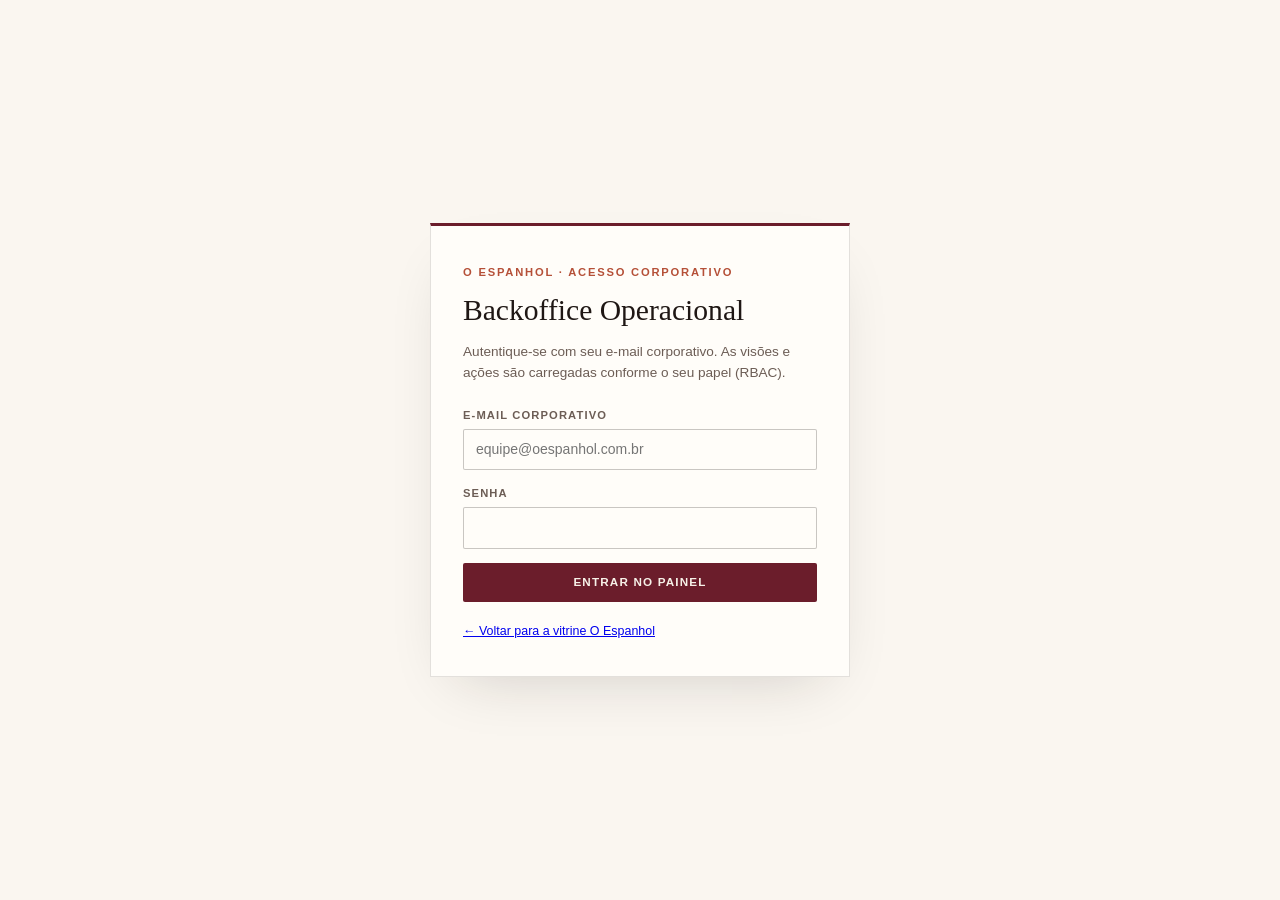
<file: public_html/admin/index.html>
<!DOCTYPE html>
<html lang="pt-BR">
<head>
  <meta charset="UTF-8" />
  <meta name="viewport" content="width=device-width, initial-scale=1.0" />
  <title>O Espanhol — Backoffice Operacional (RBAC)</title>
  <meta name="robots" content="noindex, nofollow" />
  <link rel="stylesheet" href="./admin.css" />
</head>
<body>

  <!-- Login View -->
  <section id="login-view" class="login-shell">
    <div class="login-card">
      <span class="login-kicker">O Espanhol · Acesso Corporativo</span>
      <h1>Backoffice Operacional</h1>
      <p class="login-sub">Autentique-se com seu e-mail corporativo. As visões e ações são carregadas conforme o seu papel (RBAC).</p>

      <div id="login-error" class="alert-error" hidden></div>

      <form id="login-form">
        <div class="field">
          <label for="login-email">E-mail corporativo</label>
          <input id="login-email" type="email" required autocomplete="username" placeholder="equipe@oespanhol.com.br" />
        </div>
        <div class="field">
          <label for="login-password">Senha</label>
          <input id="login-password" type="password" required autocomplete="current-password" />
        </div>
        <button id="login-btn" class="btn btn--primary" type="submit" style="width:100%;">Entrar no Painel</button>
      </form>

      <p style="margin:1.25rem 0 0; font-size:0.78rem; color:var(--muted);">
        <a href="../index.html" style="text-decoration:underline;">← Voltar para a vitrine O Espanhol</a>
      </p>
    </div>
  </section>

  <!-- Authenticated Backoffice Shell -->
  <div id="app-view" hidden>
    <header class="admin-header">
      <div class="admin-brand">
        <strong>O Espanhol</strong>
        <span>Operação · Brasília DF</span>
      </div>
      <div class="admin-user-bar">
        <span id="staff-name"></span>
        <span id="staff-role" class="role-badge"></span>
        <a href="../index.html" class="btn btn--ghost-light btn--sm">Vitrine</a>
        <button id="logout-btn" class="btn btn--ghost-light btn--sm" type="button">Sair</button>
      </div>
    </header>

    <nav id="admin-tabs" class="admin-tabs" aria-label="Módulos operacionais"></nav>

    <main class="admin-main">
      <!-- 1. Orders Queue -->
      <section id="panel-orders" class="admin-panel" hidden>
        <div class="panel-toolbar">
          <h2 style="font-size:1.6rem;">Fila de Pedidos</h2>
          <div class="filters-row">
            <select id="filter-order-status">
              <option value="">Todos os status permitidos</option>
              <option value="PENDENTE_PAGAMENTO">Pendente Pagamento</option>
              <option value="PAGO">Pago</option>
              <option value="EM_PREPARO">Em Preparo</option>
              <option value="PRONTO_EXPEDICAO">Pronto p/ Expedição</option>
              <option value="SAIU_PARA_ENTREGA">Saiu p/ Entrega</option>
              <option value="ENTREGUE">Entregue</option>
              <option value="CANCELADO">Cancelado</option>
              <option value="ESTORNADO">Estornado</option>
            </select>
            <select id="filter-order-zone">
              <option value="">Todas as zonas do DF</option>
              <option value="lago-sul">Lago Sul</option>
              <option value="asa-sul">Asa Sul</option>
              <option value="asa-norte">Asa Norte</option>
              <option value="sudoeste">Sudoeste / Octogonal</option>
              <option value="noroeste">Noroeste</option>
              <option value="lago-norte">Lago Norte</option>
              <option value="park-way">Park Way</option>
              <option value="aguas-claras">Águas Claras</option>
            </select>
            <input id="filter-order-q" type="search" placeholder="Código ou cliente..." />
            <button id="refresh-orders-btn" class="btn btn--secondary btn--sm" type="button">Atualizar</button>
          </div>
        </div>
        <div id="orders-container" class="orders-list"></div>
      </section>

      <!-- 2. Catalog & Stock (ADMIN / GERENTE_OP) -->
      <section id="panel-catalog" class="admin-panel" hidden>
        <div class="panel-toolbar">
          <h2 style="font-size:1.6rem;">Catálogo, Preços &amp; Estoque (59 Itens)</h2>
          <div class="filters-row">
            <input id="filter-catalog-q" type="search" placeholder="Buscar produto ou região..." />
            <button id="refresh-catalog-btn" class="btn btn--secondary btn--sm" type="button">Atualizar</button>
          </div>
        </div>
        <div class="table-wrap">
          <table>
            <thead>
              <tr>
                <th>SKU / Região</th>
                <th>Produto</th>
                <th>Preço (R$)</th>
                <th>Estoque</th>
                <th>Sob Encomenda</th>
                <th>Ativo</th>
                <th>Ação</th>
              </tr>
            </thead>
            <tbody id="catalog-tbody"></tbody>
          </table>
        </div>
      </section>

      <!-- 3. Corporate Inquiries (CONCIERGE / GERENTE_OP / ADMIN) -->
      <section id="panel-inquiries" class="admin-panel" hidden>
        <div class="panel-toolbar">
          <h2 style="font-size:1.6rem;">Presentes Corporativos &amp; Embaixadas</h2>
          <button id="refresh-inquiries-btn" class="btn btn--secondary btn--sm" type="button">Atualizar</button>
        </div>
        <div class="table-wrap">
          <table>
            <thead>
              <tr>
                <th>#</th>
                <th>Instituição / Contato</th>
                <th>Caixas / Data</th>
                <th>Regiões / Cortador</th>
                <th>Status</th>
                <th>Atualizar</th>
              </tr>
            </thead>
            <tbody id="inquiries-tbody"></tbody>
          </table>
        </div>
      </section>

      <!-- 4. Reports (ADMIN / GERENTE_OP) -->
      <section id="panel-reports" class="admin-panel" hidden>
        <div class="panel-toolbar">
          <h2 style="font-size:1.6rem;">Relatórios Gerenciais (Últimos 30 dias)</h2>
          <button id="refresh-reports-btn" class="btn btn--secondary btn--sm" type="button">Atualizar</button>
        </div>
        <div id="reports-kpis" class="kpi-grid"></div>
        <div style="display:grid; grid-template-columns:repeat(auto-fit, minmax(320px, 1fr)); gap:1.25rem;">
          <div class="table-wrap">
            <table>
              <thead><tr><th>Região Espanhola</th><th>Unidades</th><th>Receita</th></tr></thead>
              <tbody id="reports-regions-tbody"></tbody>
            </table>
          </div>
          <div class="table-wrap">
            <table>
              <thead><tr><th>Zona DF</th><th>Pedidos</th><th>Total</th></tr></thead>
              <tbody id="reports-zones-tbody"></tbody>
            </table>
          </div>
        </div>
      </section>

      <!-- 5. Staff & RBAC (ADMIN only) -->
      <section id="panel-staff" class="admin-panel" hidden>
        <div class="panel-toolbar">
          <h2 style="font-size:1.6rem;">Equipe &amp; Controle de Acesso (RBAC)</h2>
        </div>

        <form id="create-staff-form" class="staff-form-box">
          <h3 style="font-size:1.15rem; margin-bottom:0.85rem;">Cadastrar Novo Empregado</h3>
          <div class="staff-form-grid">
            <div class="field" style="margin:0;">
              <label for="st-name">Nome completo</label>
              <input id="st-name" type="text" required />
            </div>
            <div class="field" style="margin:0;">
              <label for="st-email">E-mail corporativo</label>
              <input id="st-email" type="email" required />
            </div>
            <div class="field" style="margin:0;">
              <label for="st-role">Papel RBAC</label>
              <select id="st-role" required>
                <option value="COZINHA_CORTE">COZINHA_CORTE</option>
                <option value="LOGISTICA_ENTREGA">LOGISTICA_ENTREGA</option>
                <option value="CONCIERGE">CONCIERGE</option>
                <option value="GERENTE_OP">GERENTE_OP</option>
                <option value="ADMIN">ADMIN</option>
              </select>
            </div>
            <div class="field" style="margin:0;">
              <label for="st-pass">Senha inicial (mín. 10 chars)</label>
              <input id="st-pass" type="password" minlength="10" required />
            </div>
            <button class="btn btn--primary" type="submit">Criar Conta</button>
          </div>
        </form>

        <div class="table-wrap">
          <table>
            <thead>
              <tr>
                <th>Nome / E-mail</th>
                <th>Papel</th>
                <th>Status</th>
                <th>Último Login</th>
                <th>Ações</th>
              </tr>
            </thead>
            <tbody id="staff-tbody"></tbody>
          </table>
        </div>
      </section>

      <!-- 6. Audit Logs (ADMIN only) -->
      <section id="panel-audit" class="admin-panel" hidden>
        <div class="panel-toolbar">
          <h2 style="font-size:1.6rem;">Trilha de Auditoria (audit_logs)</h2>
          <button id="refresh-audit-btn" class="btn btn--secondary btn--sm" type="button">Atualizar</button>
        </div>
        <div class="table-wrap">
          <table>
            <thead>
              <tr>
                <th>Data / Hora</th>
                <th>Empregado</th>
                <th>Ação</th>
                <th>Entidade</th>
                <th>IP</th>
                <th>Alterações</th>
              </tr>
            </thead>
            <tbody id="audit-tbody"></tbody>
          </table>
        </div>
      </section>
    </main>
  </div>

  <div id="admin-toast" class="toast" role="status" aria-live="polite"></div>

  <script src="./admin.js"></script>
</body>
</html>
</file>
<file: styles.css>
/* ==========================================================================
   O ESPANHOL — Empório Ibérico Gourmet · Brasília, DF
   Editorial Design System — 17 Comunidades Autônomas da Espanha
   ========================================================================== */

:root {
  /* Surfaces */
  --bg-canvas: #FAF6F0;
  --bg-linen: #F2EAE0;
  --bg-surface: #FFFDF9;
  --bg-warm-tint: #EAE0D3;
  --bg-deep: #211613;
  --bg-deep-elevated: #2D1E1A;

  /* Ink */
  --ink-primary: #1F1714;
  --ink-secondary: #5A4B43;
  --ink-muted: #827167;
  --ink-on-dark: #F7F1E8;
  --ink-on-dark-muted: #C7B9AE;

  /* Brand Accents */
  --wine: #6B1D2B;
  --wine-hover: #531520;
  --wine-soft: rgba(107, 29, 43, 0.08);
  --terracotta: #B55038;
  --terracotta-soft: rgba(181, 80, 56, 0.12);
  --olive: #6D623C;
  --gold-soft: #C6A46C;

  /* Dynamic Active Regional Tokens (updated live by app.js) */
  --region-accent: #B55038;
  --region-accent-soft: rgba(181, 80, 56, 0.11);

  /* Hairlines & Elevation */
  --hairline: rgba(31, 23, 20, 0.12);
  --hairline-strong: rgba(31, 23, 20, 0.24);
  --hairline-dark: rgba(247, 241, 232, 0.14);
  --shadow-editorial: 0 24px 60px -28px rgba(31, 23, 20, 0.18);
  --shadow-drawer: -18px 0 50px rgba(24, 15, 12, 0.22);

  /* Typography */
  --font-serif: "Iowan Old Style", "Palatino Linotype", "Book Antiqua", Palatino, "Cormorant Garamond", Georgia, serif;
  --font-sans: -apple-system, BlinkMacSystemFont, "Segoe UI", Roboto, "Helvetica Neue", Arial, sans-serif;

  /* Layout */
  --container-max: 1240px;
  --gutter: clamp(1.25rem, 4vw, 3rem);
  --radius-sm: 2px;
  --radius-md: 4px;
  --transition: 260ms cubic-bezier(0.22, 1, 0.36, 1);
}

*,
*::before,
*::after {
  box-sizing: border-box;
}

html {
  scroll-behavior: smooth;
  -webkit-font-smoothing: antialiased;
  -moz-osx-font-smoothing: grayscale;
  background-color: var(--bg-canvas);
  color: var(--ink-primary);
}

body {
  margin: 0;
  font-family: var(--font-sans);
  font-size: 16px;
  line-height: 1.65;
  color: var(--ink-primary);
  background-color: var(--bg-canvas);
  position: relative;
  overflow-x: hidden;
}

/* Subtle mineral paper texture */
body::before {
  content: "";
  position: fixed;
  inset: 0;
  pointer-events: none;
  z-index: 900;
  opacity: 0.028;
  background-image: url("data:image/svg+xml,%3Csvg viewBox='0 0 200 200' xmlns='http://www.w3.org/2000/svg'%3E%3Cfilter id='n'%3E%3CfeTurbulence type='fractalNoise' baseFrequency='0.85' numOctaves='3' stitchTiles='stitch'/%3E%3C/filter%3E%3Crect width='100%25' height='100%25' filter='url(%23n)'/%3E%3C/svg%3E");
}

img {
  display: block;
  max-width: 100%;
  height: auto;
}

button,
input,
select {
  font: inherit;
  color: inherit;
}

button {
  cursor: pointer;
}

a {
  color: inherit;
  text-decoration: none;
}

:focus-visible {
  outline: 2px solid var(--wine);
  outline-offset: 3px;
}

.container {
  width: min(var(--container-max), calc(100% - var(--gutter) * 2));
  margin-inline: auto;
}

.sr-only {
  position: absolute;
  width: 1px;
  height: 1px;
  padding: 0;
  margin: -1px;
  overflow: hidden;
  clip: rect(0, 0, 0, 0);
  white-space: nowrap;
  border: 0;
}

.kicker {
  display: inline-block;
  font-family: var(--font-sans);
  font-size: 0.72rem;
  font-weight: 600;
  letter-spacing: 0.18em;
  text-transform: uppercase;
  color: var(--terracotta);
}

.kicker--light {
  color: var(--gold-soft);
}

.kicker--region {
  color: var(--region-accent);
}

.display-title,
h1,
h2,
h3,
h4 {
  font-family: var(--font-serif);
  font-weight: 400;
  margin: 0;
  letter-spacing: -0.02em;
  line-height: 1.12;
}

.italic-accent {
  font-style: italic;
  color: var(--wine);
}

.italic-accent--light {
  font-style: italic;
  color: var(--gold-soft);
}

.tabular {
  font-variant-numeric: tabular-nums;
}

/* ==========================================================================
   Announcement Bar & Header
   ========================================================================== */

.announcement-bar {
  background-color: var(--bg-deep);
  color: var(--ink-on-dark);
  font-size: 0.75rem;
  letter-spacing: 0.06em;
  text-align: center;
  padding: 0.6rem var(--gutter);
  border-bottom: 1px solid rgba(255, 255, 255, 0.08);
}

.announcement-bar strong {
  color: var(--gold-soft);
  font-weight: 500;
}

.site-header {
  position: sticky;
  top: 0;
  z-index: 400;
  background-color: rgba(250, 246, 240, 0.93);
  backdrop-filter: blur(14px);
  -webkit-backdrop-filter: blur(14px);
  border-bottom: 1px solid var(--hairline);
}

.header-inner {
  display: flex;
  align-items: center;
  justify-content: space-between;
  gap: 1.5rem;
  height: 76px;
}

.brand-mark {
  display: inline-flex;
  align-items: center;
  gap: 0.85rem;
}

.brand-crest {
  width: 34px;
  height: 34px;
  color: var(--wine);
  flex-shrink: 0;
}

.brand-wordmark {
  display: flex;
  flex-direction: column;
  line-height: 1;
}

.brand-name {
  font-family: var(--font-serif);
  font-size: 1.32rem;
  letter-spacing: 0.14em;
  text-transform: uppercase;
  color: var(--ink-primary);
}

.brand-sub {
  font-size: 0.64rem;
  letter-spacing: 0.22em;
  text-transform: uppercase;
  color: var(--ink-muted);
  margin-top: 0.28rem;
}

.main-nav {
  display: flex;
  align-items: center;
  gap: 2rem;
}

.main-nav a {
  font-size: 0.78rem;
  letter-spacing: 0.11em;
  text-transform: uppercase;
  color: var(--ink-secondary);
  position: relative;
  padding-block: 0.35rem;
  transition: color var(--transition);
}

.main-nav a::after {
  content: "";
  position: absolute;
  left: 0;
  right: 0;
  bottom: 0;
  height: 1px;
  background-color: var(--wine);
  transform: scaleX(0);
  transform-origin: left;
  transition: transform var(--transition);
}

.main-nav a:hover {
  color: var(--ink-primary);
}

.main-nav a:hover::after {
  transform: scaleX(1);
}

.header-actions {
  display: flex;
  align-items: center;
  gap: 0.85rem;
}

.cart-trigger {
  display: inline-flex;
  align-items: center;
  gap: 0.65rem;
  background-color: transparent;
  border: 1px solid var(--hairline-strong);
  border-radius: var(--radius-sm);
  padding: 0.55rem 1.05rem;
  font-size: 0.78rem;
  letter-spacing: 0.1em;
  text-transform: uppercase;
  color: var(--ink-primary);
  transition: background-color var(--transition), border-color var(--transition), color var(--transition);
}

.cart-trigger:hover {
  background-color: var(--wine);
  border-color: var(--wine);
  color: var(--ink-on-dark);
}

.cart-count {
  display: inline-flex;
  align-items: center;
  justify-content: center;
  min-width: 21px;
  height: 21px;
  padding-inline: 0.35rem;
  border-radius: 999px;
  background-color: var(--wine);
  color: var(--ink-on-dark);
  font-size: 0.7rem;
  font-weight: 600;
  font-variant-numeric: tabular-nums;
  transition: background-color var(--transition), color var(--transition);
}

.cart-trigger:hover .cart-count {
  background-color: var(--bg-canvas);
  color: var(--wine);
}

.mobile-menu-btn {
  display: none;
  background: transparent;
  border: 1px solid var(--hairline-strong);
  border-radius: var(--radius-sm);
  width: 40px;
  height: 40px;
  align-items: center;
  justify-content: center;
}

/* ==========================================================================
   Buttons
   ========================================================================== */

.btn {
  display: inline-flex;
  align-items: center;
  justify-content: center;
  gap: 0.55rem;
  padding: 0.9rem 1.7rem;
  border-radius: var(--radius-sm);
  font-size: 0.79rem;
  font-weight: 500;
  letter-spacing: 0.12em;
  text-transform: uppercase;
  border: 1px solid transparent;
  transition: background-color var(--transition), color var(--transition), border-color var(--transition), transform var(--transition);
  white-space: nowrap;
}

.btn:active {
  transform: translateY(1px);
}

.btn--primary {
  background-color: var(--wine);
  color: var(--ink-on-dark);
  border-color: var(--wine);
}

.btn--primary:hover {
  background-color: var(--wine-hover);
  border-color: var(--wine-hover);
}

.btn--region {
  background-color: var(--region-accent);
  color: var(--ink-on-dark);
  border-color: var(--region-accent);
}

.btn--region:hover {
  filter: brightness(0.88);
}

.btn--secondary {
  background-color: transparent;
  color: var(--ink-primary);
  border-color: var(--hairline-strong);
}

.btn--secondary:hover {
  border-color: var(--ink-primary);
  background-color: var(--bg-linen);
}

.btn--light {
  background-color: var(--bg-canvas);
  color: var(--ink-primary);
  border-color: var(--bg-canvas);
}

.btn--light:hover {
  background-color: #EFE5D8;
}

.btn--ghost-light {
  background-color: transparent;
  color: var(--ink-on-dark);
  border-color: rgba(247, 241, 232, 0.34);
}

.btn--ghost-light:hover {
  background-color: rgba(247, 241, 232, 0.1);
  border-color: var(--ink-on-dark);
}

.btn--sm {
  padding: 0.6rem 0.98rem;
  font-size: 0.71rem;
}

/* ==========================================================================
   Hero — Asymmetric Editorial Cover
   ========================================================================== */

.hero {
  padding-block: clamp(2.5rem, 5.5vw, 4.75rem) clamp(3rem, 5.5vw, 5rem);
  border-bottom: 1px solid var(--hairline);
}

.hero-grid {
  display: grid;
  grid-template-columns: minmax(0, 1.02fr) minmax(0, 1.18fr);
  gap: clamp(2rem, 5vw, 4.5rem);
  align-items: center;
}

.hero-copy {
  display: flex;
  flex-direction: column;
  align-items: flex-start;
}

.hero-title {
  font-size: clamp(2.45rem, 4.5vw, 4.1rem);
  line-height: 1.06;
  margin-top: 1.1rem;
  margin-bottom: 1.4rem;
  color: var(--ink-primary);
}

.hero-lead {
  font-size: 1.04rem;
  line-height: 1.72;
  color: var(--ink-secondary);
  max-width: 49ch;
  margin: 0 0 2rem;
}

.hero-actions {
  display: flex;
  flex-wrap: wrap;
  gap: 0.9rem;
  margin-bottom: 2.4rem;
}

.hero-facts {
  width: 100%;
  display: grid;
  grid-template-columns: repeat(3, minmax(0, 1fr));
  gap: 1.25rem;
  padding-top: 1.55rem;
  border-top: 1px solid var(--hairline);
}

.hero-fact-label {
  display: block;
  font-family: var(--font-serif);
  font-size: 1.12rem;
  color: var(--ink-primary);
  margin-bottom: 0.2rem;
}

.hero-fact-desc {
  display: block;
  font-size: 0.78rem;
  line-height: 1.45;
  color: var(--ink-muted);
}

.hero-figure {
  margin: 0;
}

.hero-image-frame {
  position: relative;
  overflow: hidden;
  border-radius: var(--radius-sm);
  background-color: var(--bg-linen);
  box-shadow: var(--shadow-editorial);
}

.hero-image-frame img {
  width: 100%;
  aspect-ratio: 16 / 10.6;
  object-fit: cover;
  transition: transform 900ms cubic-bezier(0.22, 1, 0.36, 1);
}

.hero-image-frame:hover img {
  transform: scale(1.025);
}

.hero-caption {
  display: flex;
  justify-content: space-between;
  align-items: baseline;
  gap: 1rem;
  padding-top: 0.95rem;
  font-size: 0.76rem;
  color: var(--ink-muted);
  border-bottom: 1px solid var(--hairline);
  padding-bottom: 0.85rem;
}

.hero-caption-origin {
  text-transform: uppercase;
  letter-spacing: 0.14em;
  font-size: 0.68rem;
  color: var(--olive);
  white-space: nowrap;
}

/* ==========================================================================
   Traditional Tile Frieze Strip
   ========================================================================== */

.origins-strip {
  background-color: var(--bg-linen);
  border-bottom: 1px solid var(--hairline);
  padding-block: 1.2rem;
}

.origins-list {
  display: flex;
  flex-wrap: wrap;
  justify-content: space-between;
  align-items: center;
  gap: 0.85rem 1.5rem;
  list-style: none;
  margin: 0;
  padding: 0;
}

.origins-list li {
  display: inline-flex;
  align-items: center;
  gap: 0.6rem;
  font-size: 0.74rem;
  letter-spacing: 0.14em;
  text-transform: uppercase;
  color: var(--ink-secondary);
}

.origins-list li::before {
  content: "";
  width: 5px;
  height: 5px;
  border-radius: 50%;
  background-color: var(--terracotta);
  opacity: 0.78;
}

/* ==========================================================================
   Section Scaffolding
   ========================================================================== */

.section {
  padding-block: clamp(3.75rem, 7vw, 6.25rem);
}

.section--linen {
  background-color: var(--bg-linen);
  border-block: 1px solid var(--hairline);
}

.section--deep {
  background-color: var(--bg-deep);
  color: var(--ink-on-dark);
}

.section-header {
  display: flex;
  justify-content: space-between;
  align-items: flex-end;
  gap: 1.75rem;
  margin-bottom: clamp(1.75rem, 3.5vw, 2.75rem);
  flex-wrap: wrap;
}

.section-heading-group {
  max-width: 660px;
}

.section-title {
  font-size: clamp(2rem, 3.4vw, 3.05rem);
  margin-top: 0.6rem;
  color: var(--ink-primary);
}

.section-title--light {
  color: var(--ink-on-dark);
}

.section-subtitle {
  margin: 0.85rem 0 0;
  color: var(--ink-secondary);
  font-size: 0.97rem;
  max-width: 58ch;
}

.section-subtitle--light {
  color: var(--ink-on-dark-muted);
}

/* ==========================================================================
   17 Comunidades Autónomas — Atlas, Macro Controls & Directory
   ========================================================================== */

.atlas-toolbar {
  display: flex;
  justify-content: space-between;
  align-items: center;
  gap: 1rem 1.5rem;
  flex-wrap: wrap;
  padding-bottom: 1.25rem;
  margin-bottom: 1.75rem;
  border-bottom: 1px solid var(--hairline);
}

.macro-tabs {
  display: flex;
  flex-wrap: wrap;
  gap: 0.35rem 1.4rem;
}

.macro-tab {
  background: transparent;
  border: 0;
  padding: 0.55rem 0;
  font-size: 0.77rem;
  letter-spacing: 0.11em;
  text-transform: uppercase;
  color: var(--ink-muted);
  position: relative;
  transition: color var(--transition);
}

.macro-tab::after {
  content: "";
  position: absolute;
  left: 0;
  right: 0;
  bottom: 0;
  height: 2px;
  background-color: var(--wine);
  transform: scaleX(0);
  transition: transform var(--transition);
}

.macro-tab:hover {
  color: var(--ink-primary);
}

.macro-tab.is-active {
  color: var(--wine);
  font-weight: 600;
}

.macro-tab.is-active::after {
  transform: scaleX(1);
}

.atlas-tools-right {
  display: flex;
  align-items: center;
  gap: 0.75rem;
  flex-wrap: wrap;
}

.search-field {
  position: relative;
  min-width: 240px;
}

.search-field input {
  width: 100%;
  background-color: var(--bg-surface);
  border: 1px solid var(--hairline-strong);
  border-radius: var(--radius-sm);
  padding: 0.56rem 0.9rem 0.56rem 2.2rem;
  font-size: 0.82rem;
  color: var(--ink-primary);
}

.search-field input::placeholder {
  color: var(--ink-muted);
}

.search-icon {
  position: absolute;
  left: 0.75rem;
  top: 50%;
  transform: translateY(-50%);
  width: 14px;
  height: 14px;
  color: var(--ink-muted);
  pointer-events: none;
}

.view-mode-switch {
  display: inline-flex;
  border: 1px solid var(--hairline-strong);
  border-radius: var(--radius-sm);
  overflow: hidden;
  background-color: var(--bg-surface);
}

.view-mode-btn {
  background: transparent;
  border: 0;
  padding: 0.54rem 0.85rem;
  font-size: 0.72rem;
  letter-spacing: 0.1em;
  text-transform: uppercase;
  color: var(--ink-secondary);
  transition: background-color var(--transition), color var(--transition);
}

.view-mode-btn.is-active {
  background-color: var(--bg-deep);
  color: var(--ink-on-dark);
}

/* Atlas Grid: Stylized SVG Map + 17-Community Index */
.atlas-grid {
  display: grid;
  grid-template-columns: minmax(0, 1.05fr) minmax(0, 1.15fr);
  gap: 1.75rem;
  margin-bottom: 2.5rem;
  align-items: stretch;
}

.atlas-map-card {
  background-color: var(--bg-surface);
  border: 1px solid var(--hairline);
  border-radius: var(--radius-sm);
  padding: 1.35rem 1.45rem 1.15rem;
  display: flex;
  flex-direction: column;
  justify-content: space-between;
  position: relative;
}

.atlas-map-head {
  display: flex;
  justify-content: space-between;
  align-items: baseline;
  gap: 0.75rem;
  padding-bottom: 0.8rem;
  border-bottom: 1px solid var(--hairline);
  margin-bottom: 0.75rem;
}

.atlas-map-title {
  font-family: var(--font-serif);
  font-size: 1.18rem;
  color: var(--ink-primary);
}

.atlas-map-hint {
  font-size: 0.72rem;
  color: var(--ink-muted);
}

.spain-atlas-svg {
  width: 100%;
  height: auto;
  display: block;
}

.map-pin {
  cursor: pointer;
  transition: transform 220ms ease;
}

.map-pin-dot {
  transition: r 220ms ease, fill 220ms ease, stroke-width 220ms ease;
}

.map-pin:hover .map-pin-dot {
  stroke-width: 2.5;
}

.map-pin-ring {
  opacity: 0;
  transition: opacity 220ms ease;
}

.map-pin.is-active .map-pin-ring {
  opacity: 1;
}

.map-pin-code {
  font-family: var(--font-sans);
  font-size: 8.5px;
  font-weight: 700;
  fill: #FFFDF9;
  pointer-events: none;
  text-anchor: middle;
  dominant-baseline: central;
}

.map-pin.is-dimmed {
  opacity: 0.25;
}

.atlas-map-legend {
  display: flex;
  justify-content: space-between;
  align-items: center;
  gap: 0.75rem;
  flex-wrap: wrap;
  padding-top: 0.75rem;
  border-top: 1px solid var(--hairline);
  font-size: 0.74rem;
  color: var(--ink-muted);
}

#map-hover-readout {
  font-family: var(--font-serif);
  font-size: 0.96rem;
  color: var(--region-accent);
  font-style: italic;
}

/* 17 Communities Directory Index */
.region-directory {
  background-color: var(--bg-surface);
  border: 1px solid var(--hairline);
  border-radius: var(--radius-sm);
  padding: 1.25rem;
  display: grid;
  grid-template-columns: repeat(2, minmax(0, 1fr));
  gap: 0.5rem;
  align-content: start;
}

.region-pill {
  display: flex;
  align-items: center;
  justify-content: space-between;
  gap: 0.65rem;
  text-align: left;
  background-color: var(--bg-canvas);
  border: 1px solid var(--hairline);
  border-radius: var(--radius-sm);
  padding: 0.62rem 0.8rem;
  transition: border-color var(--transition), background-color var(--transition), transform var(--transition);
}

.region-pill:hover {
  border-color: var(--hairline-strong);
  transform: translateX(2px);
}

.region-pill.is-active {
  background-color: var(--region-accent);
  border-color: var(--region-accent);
  color: var(--ink-on-dark);
}

.region-pill-left {
  display: flex;
  align-items: center;
  gap: 0.6rem;
  min-width: 0;
}

.region-dot {
  width: 9px;
  height: 9px;
  border-radius: 50%;
  flex-shrink: 0;
}

.region-pill.is-active .region-dot {
  background-color: var(--ink-on-dark) !important;
}

.region-pill-text {
  display: flex;
  flex-direction: column;
  min-width: 0;
  line-height: 1.2;
}

.region-pill-name {
  font-family: var(--font-serif);
  font-size: 0.96rem;
  white-space: nowrap;
  overflow: hidden;
  text-overflow: ellipsis;
}

.region-pill-cap {
  font-size: 0.68rem;
  opacity: 0.72;
  white-space: nowrap;
  overflow: hidden;
  text-overflow: ellipsis;
}

.region-pill-count {
  font-size: 0.68rem;
  letter-spacing: 0.08em;
  text-transform: uppercase;
  opacity: 0.72;
  white-space: nowrap;
  font-variant-numeric: tabular-nums;
}

/* ==========================================================================
   Regional Editorial Dossier (Dynamic Regional Identity & Ornamental Frieze)
   ========================================================================== */

.regional-dossier {
  background-color: var(--bg-surface);
  border: 1px solid var(--hairline);
  border-top: 3px solid var(--region-accent);
  border-radius: var(--radius-sm);
  box-shadow: var(--shadow-editorial);
  overflow: hidden;
  transition: border-color 350ms ease;
}

/* Traditional Ceramic Tile Ornamental Frieze */
.regional-frieze {
  display: flex;
  align-items: center;
  justify-content: space-between;
  gap: 0.5rem;
  padding: 0.6rem 1.75rem;
  background-color: var(--region-accent-soft);
  border-bottom: 1px solid var(--hairline);
  color: var(--region-accent);
  overflow: hidden;
}

.frieze-motifs {
  display: flex;
  align-items: center;
  gap: 0.85rem;
  opacity: 0.72;
}

.frieze-motifs svg {
  width: 24px;
  height: 24px;
  flex-shrink: 0;
}

.frieze-caption {
  font-size: 0.69rem;
  font-weight: 600;
  letter-spacing: 0.16em;
  text-transform: uppercase;
  white-space: nowrap;
}

.dossier-header {
  display: grid;
  grid-template-columns: minmax(0, 1.45fr) minmax(0, 0.72fr);
  gap: 2rem;
  padding: clamp(1.6rem, 3.2vw, 2.6rem);
  border-bottom: 1px solid var(--hairline);
  align-items: center;
}

.dossier-meta-line {
  display: flex;
  align-items: center;
  gap: 0.85rem;
  flex-wrap: wrap;
  margin-bottom: 0.65rem;
}

.dossier-code {
  font-family: var(--font-serif);
  font-size: 0.92rem;
  color: var(--region-accent);
  padding-right: 0.85rem;
  border-right: 1px solid var(--hairline-strong);
  font-variant-numeric: tabular-nums;
}

.dossier-title {
  font-size: clamp(2rem, 3.5vw, 3rem);
  color: var(--ink-primary);
  line-height: 1.08;
}

.dossier-endonym {
  font-style: italic;
  color: var(--region-accent);
  font-size: 0.68em;
  margin-left: 0.45rem;
}

.dossier-tagline {
  font-family: var(--font-serif);
  font-size: 1.15rem;
  color: var(--ink-secondary);
  margin: 0.75rem 0 0.85rem;
}

.dossier-story {
  font-size: 0.92rem;
  color: var(--ink-secondary);
  line-height: 1.7;
  margin: 0 0 1.25rem;
  max-width: 66ch;
}

.dossier-dops {
  display: flex;
  flex-wrap: wrap;
  gap: 0.45rem;
  margin-bottom: 1.25rem;
}

.dop-tag {
  font-size: 0.68rem;
  letter-spacing: 0.12em;
  text-transform: uppercase;
  padding: 0.34rem 0.65rem;
  background-color: var(--region-accent-soft);
  color: var(--region-accent);
  font-weight: 600;
  border-radius: var(--radius-sm);
}

.dossier-ritual {
  margin: 0;
  padding: 0.85rem 1.15rem;
  background-color: var(--bg-canvas);
  border-left: 2px solid var(--region-accent);
  font-size: 0.86rem;
  font-style: italic;
  color: var(--ink-secondary);
}

.dossier-emblem-box {
  display: flex;
  flex-direction: column;
  align-items: center;
  text-align: center;
  padding: 1.5rem 1.25rem;
  background-color: var(--bg-canvas);
  border: 1px solid var(--hairline);
  border-radius: var(--radius-sm);
}

.dossier-emblem-svg {
  width: 92px;
  height: 92px;
  color: var(--region-accent);
  margin-bottom: 0.75rem;
}

.dossier-emblem-svg svg {
  width: 100%;
  height: 100%;
}

.dossier-capital {
  font-family: var(--font-serif);
  font-size: 1.05rem;
  color: var(--ink-primary);
}

.dossier-motif-name {
  font-size: 0.72rem;
  color: var(--ink-muted);
  margin-top: 0.2rem;
  margin-bottom: 1.2rem;
}

.dossier-nav-btns {
  display: flex;
  gap: 0.5rem;
  width: 100%;
}

.dossier-nav-btns button {
  flex: 1;
  background-color: var(--bg-surface);
  border: 1px solid var(--hairline-strong);
  padding: 0.52rem 0.65rem;
  font-size: 0.7rem;
  letter-spacing: 0.1em;
  text-transform: uppercase;
  color: var(--ink-secondary);
  border-radius: var(--radius-sm);
  transition: all var(--transition);
}

.dossier-nav-btns button:hover {
  border-color: var(--region-accent);
  color: var(--region-accent);
}

.dossier-dishes-wrap {
  padding: clamp(1.5rem, 3vw, 2.4rem);
  background-color: var(--bg-canvas);
}

.dossier-dishes-head {
  display: flex;
  justify-content: space-between;
  align-items: baseline;
  margin-bottom: 1.5rem;
  gap: 1rem;
  flex-wrap: wrap;
}

.dossier-dishes-title {
  font-family: var(--font-serif);
  font-size: 1.4rem;
  color: var(--ink-primary);
}

/* ==========================================================================
   Dish / Product Cards
   ========================================================================== */

.product-grid {
  display: grid;
  grid-template-columns: repeat(auto-fit, minmax(255px, 1fr));
  gap: 1.6rem;
}

.product-card {
  display: flex;
  flex-direction: column;
  background-color: var(--bg-surface);
  border: 1px solid var(--hairline);
  border-radius: var(--radius-sm);
  overflow: hidden;
  transition: transform var(--transition), box-shadow var(--transition), border-color var(--transition);
}

.product-card:hover {
  transform: translateY(-4px);
  box-shadow: var(--shadow-editorial);
  border-color: var(--hairline-strong);
}

.product-media {
  position: relative;
  overflow: hidden;
  background-color: var(--bg-linen);
  aspect-ratio: 4 / 3;
}

.product-media img {
  width: 100%;
  height: 100%;
  object-fit: cover;
  transition: transform 650ms cubic-bezier(0.22, 1, 0.36, 1);
}

.product-card:hover .product-media img {
  transform: scale(1.05);
}

.product-dop {
  position: absolute;
  left: 0.8rem;
  bottom: 0.8rem;
  background-color: rgba(250, 246, 240, 0.95);
  color: var(--card-accent, var(--region-accent));
  font-size: 0.64rem;
  font-weight: 700;
  letter-spacing: 0.13em;
  text-transform: uppercase;
  padding: 0.32rem 0.6rem;
  border-left: 2px solid var(--card-accent, var(--region-accent));
}

.product-body {
  padding: 1.2rem 1.2rem 1.3rem;
  display: flex;
  flex-direction: column;
  flex: 1;
}

.product-category {
  font-size: 0.67rem;
  letter-spacing: 0.15em;
  text-transform: uppercase;
  color: var(--card-accent, var(--olive));
  margin-bottom: 0.38rem;
  font-weight: 600;
}

.product-name {
  font-family: var(--font-serif);
  font-size: 1.18rem;
  line-height: 1.22;
  color: var(--ink-primary);
  margin-bottom: 0.45rem;
}

.product-desc {
  font-size: 0.83rem;
  line-height: 1.55;
  color: var(--ink-secondary);
  margin: 0 0 1rem;
  flex: 1;
}

.product-meta-row {
  display: flex;
  align-items: baseline;
  justify-content: space-between;
  gap: 0.5rem;
  padding-top: 0.8rem;
  border-top: 1px solid var(--hairline);
  margin-bottom: 0.9rem;
}

.product-weight {
  font-size: 0.74rem;
  color: var(--ink-muted);
}

.product-price {
  font-family: var(--font-serif);
  font-size: 1.18rem;
  color: var(--ink-primary);
  font-variant-numeric: tabular-nums;
  white-space: nowrap;
}

.product-actions {
  display: grid;
  grid-template-columns: auto 1fr;
  gap: 0.55rem;
}

/* Full Menu / Search Chapter Blocks */
.full-menu-wrap {
  display: flex;
  flex-direction: column;
  gap: 2.75rem;
}

.region-chapter {
  border-top: 2px solid var(--chapter-accent, var(--wine));
  padding-top: 1.35rem;
}

.region-chapter-head {
  display: flex;
  justify-content: space-between;
  align-items: center;
  gap: 1rem;
  flex-wrap: wrap;
  margin-bottom: 1.35rem;
}

.region-chapter-id {
  display: flex;
  align-items: center;
  gap: 0.9rem;
}

.region-chapter-motif {
  width: 38px;
  height: 38px;
  color: var(--chapter-accent, var(--wine));
  flex-shrink: 0;
}

.region-chapter-motif svg {
  width: 100%;
  height: 100%;
}

.region-chapter-title {
  font-size: 1.55rem;
  color: var(--ink-primary);
}

.region-chapter-sub {
  font-size: 0.8rem;
  color: var(--ink-muted);
}

.empty-search-state {
  text-align: center;
  padding: 3rem 1.5rem;
  background-color: var(--bg-surface);
  border: 1px solid var(--hairline);
  border-radius: var(--radius-sm);
  color: var(--ink-secondary);
}

/* ==========================================================================
   Sommelier & Interactive Regional Table Studio
   ========================================================================== */

.sommelier-layout {
  display: grid;
  grid-template-columns: minmax(0, 0.95fr) minmax(0, 1.15fr);
  gap: clamp(2rem, 5vw, 4rem);
  align-items: start;
}

.sommelier-controls {
  background-color: var(--bg-surface);
  border: 1px solid var(--hairline);
  padding: clamp(1.5rem, 3vw, 2.35rem);
  border-radius: var(--radius-sm);
}

.control-group + .control-group {
  margin-top: 2rem;
  padding-top: 1.75rem;
  border-top: 1px solid var(--hairline);
}

.control-label {
  display: flex;
  justify-content: space-between;
  align-items: baseline;
  font-size: 0.74rem;
  font-weight: 600;
  letter-spacing: 0.14em;
  text-transform: uppercase;
  color: var(--ink-secondary);
  margin-bottom: 1rem;
}

.control-value {
  font-family: var(--font-serif);
  font-size: 1.35rem;
  font-weight: 400;
  text-transform: none;
  letter-spacing: 0;
  color: var(--wine);
}

.occasion-grid {
  display: grid;
  grid-template-columns: repeat(2, minmax(0, 1fr));
  gap: 0.75rem;
}

.occasion-btn {
  text-align: left;
  background-color: var(--bg-canvas);
  border: 1px solid var(--hairline);
  padding: 0.95rem 1rem;
  border-radius: var(--radius-sm);
  transition: border-color var(--transition), background-color var(--transition);
}

.occasion-btn:hover {
  border-color: var(--hairline-strong);
}

.occasion-btn.is-active {
  background-color: var(--wine);
  border-color: var(--wine);
  color: var(--ink-on-dark);
}

.occasion-title {
  display: block;
  font-family: var(--font-serif);
  font-size: 1.02rem;
  margin-bottom: 0.2rem;
}

.occasion-sub {
  display: block;
  font-size: 0.74rem;
  opacity: 0.78;
  line-height: 1.35;
}

.range-slider {
  width: 100%;
  accent-color: var(--wine);
  height: 6px;
  cursor: pointer;
}

.range-marks {
  display: flex;
  justify-content: space-between;
  font-size: 0.72rem;
  color: var(--ink-muted);
  margin-top: 0.5rem;
  font-variant-numeric: tabular-nums;
}

.sommelier-result {
  background-color: var(--bg-surface);
  border: 1px solid var(--hairline);
  padding: clamp(1.65rem, 3.2vw, 2.6rem);
  border-radius: var(--radius-sm);
  box-shadow: var(--shadow-editorial);
}

.result-header {
  display: flex;
  justify-content: space-between;
  align-items: flex-start;
  gap: 1rem;
  padding-bottom: 1.35rem;
  border-bottom: 1px solid var(--hairline);
}

.result-title {
  font-size: 1.7rem;
  color: var(--ink-primary);
  margin-top: 0.3rem;
}

.result-badge {
  font-size: 0.7rem;
  letter-spacing: 0.14em;
  text-transform: uppercase;
  color: var(--wine);
  background-color: var(--wine-soft);
  padding: 0.42rem 0.7rem;
  white-space: nowrap;
}

.pairing-list {
  list-style: none;
  padding: 0;
  margin: 1.4rem 0;
  display: flex;
  flex-direction: column;
  gap: 0.85rem;
}

.pairing-item {
  display: flex;
  justify-content: space-between;
  align-items: baseline;
  gap: 1rem;
  padding-bottom: 0.85rem;
  border-bottom: 1px dashed var(--hairline);
}

.pairing-item:last-child {
  border-bottom: 0;
  padding-bottom: 0;
}

.pairing-item-name {
  font-family: var(--font-serif);
  font-size: 1.06rem;
  color: var(--ink-primary);
}

.pairing-item-detail {
  display: block;
  font-size: 0.77rem;
  color: var(--ink-muted);
}

.pairing-item-price {
  font-size: 0.9rem;
  color: var(--ink-secondary);
  white-space: nowrap;
  font-variant-numeric: tabular-nums;
}

.curator-note {
  background-color: var(--bg-linen);
  border-left: 2px solid var(--terracotta);
  padding: 1rem 1.2rem;
  font-size: 0.86rem;
  color: var(--ink-secondary);
  font-style: italic;
  margin-bottom: 1.6rem;
}

.result-footer {
  display: flex;
  justify-content: space-between;
  align-items: center;
  gap: 1.25rem;
  flex-wrap: wrap;
  padding-top: 1.35rem;
  border-top: 1px solid var(--hairline);
}

.result-pricing {
  display: flex;
  flex-direction: column;
}

.result-original {
  font-size: 0.8rem;
  color: var(--ink-muted);
  text-decoration: line-through;
}

.result-total {
  font-family: var(--font-serif);
  font-size: 1.85rem;
  line-height: 1.1;
  color: var(--ink-primary);
}

.result-saving {
  font-size: 0.72rem;
  color: var(--olive);
  letter-spacing: 0.04em;
}

/* ==========================================================================
   Editorial Story / Ofício
   ========================================================================== */

.story-grid {
  display: grid;
  grid-template-columns: minmax(0, 1.05fr) minmax(0, 0.95fr);
  gap: clamp(2rem, 5.5vw, 5rem);
  align-items: center;
}

.story-visual {
  display: grid;
  grid-template-columns: 1.2fr 0.85fr;
  gap: 1.25rem;
  align-items: end;
}

.story-visual img {
  width: 100%;
  border-radius: var(--radius-sm);
  object-fit: cover;
  box-shadow: var(--shadow-editorial);
}

.story-img-tall {
  aspect-ratio: 4 / 4.7;
}

.story-img-small {
  aspect-ratio: 4 / 3.6;
}

.story-copy p {
  color: var(--ink-secondary);
  margin: 0 0 1.25rem;
  font-size: 0.98rem;
  line-height: 1.78;
}

.story-pillars {
  display: grid;
  grid-template-columns: repeat(2, minmax(0, 1fr));
  gap: 1.35rem;
  margin-top: 2rem;
  padding-top: 1.75rem;
  border-top: 1px solid var(--hairline);
}

.pillar-num {
  font-family: var(--font-serif);
  font-size: 1.55rem;
  color: var(--wine);
  display: block;
  margin-bottom: 0.25rem;
}

.pillar-title {
  font-family: var(--font-serif);
  font-size: 1.05rem;
  margin-bottom: 0.25rem;
  color: var(--ink-primary);
}

.pillar-text {
  font-size: 0.82rem;
  color: var(--ink-muted);
  margin: 0;
  line-height: 1.5;
}

/* ==========================================================================
   Clube La Mesa & Presentes Corporativos
   ========================================================================== */

.club-grid {
  display: grid;
  grid-template-columns: repeat(3, minmax(0, 1fr));
  gap: 1.75rem;
}

.club-card {
  background-color: var(--bg-deep-elevated);
  border: 1px solid var(--hairline-dark);
  padding: 2.15rem 1.85rem;
  border-radius: var(--radius-sm);
  display: flex;
  flex-direction: column;
  transition: border-color var(--transition), transform var(--transition);
}

.club-card:hover {
  border-color: rgba(198, 164, 108, 0.55);
  transform: translateY(-3px);
}

.club-card--featured {
  border-color: rgba(198, 164, 108, 0.55);
  background: linear-gradient(180deg, #32211C 0%, #271916 100%);
}

.club-tag {
  font-size: 0.68rem;
  letter-spacing: 0.16em;
  text-transform: uppercase;
  color: var(--gold-soft);
  margin-bottom: 0.85rem;
}

.club-name {
  font-family: var(--font-serif);
  font-size: 1.65rem;
  color: var(--ink-on-dark);
  margin-bottom: 0.5rem;
}

.club-price {
  font-family: var(--font-serif);
  font-size: 1.45rem;
  color: var(--gold-soft);
  margin-bottom: 1.25rem;
}

.club-price span {
  font-family: var(--font-sans);
  font-size: 0.78rem;
  color: var(--ink-on-dark-muted);
}

.club-list {
  list-style: none;
  padding: 0;
  margin: 0 0 2rem;
  flex: 1;
  display: flex;
  flex-direction: column;
  gap: 0.7rem;
  font-size: 0.88rem;
  color: var(--ink-on-dark-muted);
}

.club-list li {
  padding-left: 1.15rem;
  position: relative;
}

.club-list li::before {
  content: "—";
  position: absolute;
  left: 0;
  color: var(--gold-soft);
}

/* ==========================================================================
   Delivery DF Checker
   ========================================================================== */

.delivery-box {
  display: grid;
  grid-template-columns: minmax(0, 1fr) minmax(0, 1.1fr);
  gap: clamp(2rem, 5vw, 4rem);
  align-items: center;
}

.zone-buttons {
  display: flex;
  flex-wrap: wrap;
  gap: 0.6rem;
  margin-top: 1.5rem;
}

.zone-btn {
  background-color: var(--bg-surface);
  border: 1px solid var(--hairline);
  padding: 0.6rem 1rem;
  font-size: 0.8rem;
  color: var(--ink-secondary);
  border-radius: var(--radius-sm);
  transition: all var(--transition);
}

.zone-btn:hover {
  border-color: var(--hairline-strong);
  color: var(--ink-primary);
}

.zone-btn.is-active {
  background-color: var(--wine);
  border-color: var(--wine);
  color: var(--ink-on-dark);
}

.delivery-card {
  background-color: var(--bg-surface);
  border: 1px solid var(--hairline);
  padding: clamp(1.5rem, 3vw, 2.4rem);
  border-radius: var(--radius-sm);
  box-shadow: var(--shadow-editorial);
}

.delivery-card-top {
  display: flex;
  justify-content: space-between;
  align-items: baseline;
  gap: 1rem;
  padding-bottom: 1.15rem;
  border-bottom: 1px solid var(--hairline);
}

.delivery-zone-name {
  font-family: var(--font-serif);
  font-size: 1.7rem;
  color: var(--ink-primary);
}

.delivery-status {
  font-size: 0.72rem;
  letter-spacing: 0.13em;
  text-transform: uppercase;
  color: var(--olive);
  font-weight: 600;
}

.delivery-metrics {
  display: grid;
  grid-template-columns: repeat(3, minmax(0, 1fr));
  gap: 1rem;
  margin-block: 1.45rem;
}

.delivery-metric-label {
  display: block;
  font-size: 0.7rem;
  letter-spacing: 0.12em;
  text-transform: uppercase;
  color: var(--ink-muted);
  margin-bottom: 0.3rem;
}

.delivery-metric-val {
  font-family: var(--font-serif);
  font-size: 1.18rem;
  color: var(--ink-primary);
}

.delivery-note {
  font-size: 0.84rem;
  color: var(--ink-secondary);
  margin: 0;
  padding-top: 1.1rem;
  border-top: 1px solid var(--hairline);
}

/* ==========================================================================
   Footer
   ========================================================================== */

.site-footer {
  background-color: var(--bg-deep);
  color: var(--ink-on-dark-muted);
  padding-top: 4.5rem;
  padding-bottom: 2.5rem;
  border-top: 1px solid var(--hairline-dark);
}

.footer-grid {
  display: grid;
  grid-template-columns: 1.5fr 1fr 1fr 1.2fr;
  gap: 2.5rem;
  padding-bottom: 3rem;
  border-bottom: 1px solid var(--hairline-dark);
}

.footer-brand-name {
  font-family: var(--font-serif);
  font-size: 1.55rem;
  letter-spacing: 0.14em;
  text-transform: uppercase;
  color: var(--ink-on-dark);
  margin-bottom: 0.8rem;
}

.footer-heading {
  font-family: var(--font-sans);
  font-size: 0.72rem;
  font-weight: 600;
  letter-spacing: 0.16em;
  text-transform: uppercase;
  color: var(--gold-soft);
  margin-bottom: 1.1rem;
}

.footer-links {
  list-style: none;
  padding: 0;
  margin: 0;
  display: flex;
  flex-direction: column;
  gap: 0.55rem;
  font-size: 0.88rem;
}

.footer-links a:hover {
  color: var(--ink-on-dark);
}

.footer-bottom {
  display: flex;
  justify-content: space-between;
  align-items: center;
  flex-wrap: wrap;
  gap: 1rem;
  padding-top: 1.75rem;
  font-size: 0.78rem;
  color: rgba(199, 185, 174, 0.72);
}

/* ==========================================================================
   Cart Slide-Over Drawer & Product Modal
   ========================================================================== */

.overlay {
  position: fixed;
  inset: 0;
  background-color: rgba(24, 15, 12, 0.52);
  backdrop-filter: blur(3px);
  z-index: 600;
  opacity: 0;
  pointer-events: none;
  transition: opacity var(--transition);
}

.overlay.is-open {
  opacity: 1;
  pointer-events: auto;
}

.cart-drawer {
  position: fixed;
  top: 0;
  right: 0;
  bottom: 0;
  width: min(440px, 100vw);
  background-color: var(--bg-canvas);
  z-index: 650;
  box-shadow: var(--shadow-drawer);
  display: flex;
  flex-direction: column;
  transform: translateX(100%);
  transition: transform 340ms cubic-bezier(0.22, 1, 0.36, 1);
}

.cart-drawer.is-open {
  transform: translateX(0);
}

.drawer-header {
  display: flex;
  justify-content: space-between;
  align-items: center;
  padding: 1.35rem 1.5rem;
  border-bottom: 1px solid var(--hairline);
}

.drawer-title {
  font-family: var(--font-serif);
  font-size: 1.45rem;
}

.icon-close {
  background: transparent;
  border: 1px solid var(--hairline);
  width: 34px;
  height: 34px;
  display: inline-flex;
  align-items: center;
  justify-content: center;
  border-radius: var(--radius-sm);
  font-size: 1.15rem;
  line-height: 1;
  color: var(--ink-secondary);
}

.icon-close:hover {
  border-color: var(--ink-primary);
  color: var(--ink-primary);
}

.free-shipping-bar {
  padding: 0.9rem 1.5rem;
  background-color: var(--bg-linen);
  border-bottom: 1px solid var(--hairline);
  font-size: 0.78rem;
  color: var(--ink-secondary);
}

.progress-track {
  height: 4px;
  background-color: rgba(31, 23, 20, 0.12);
  margin-top: 0.5rem;
  overflow: hidden;
}

.progress-fill {
  height: 100%;
  background-color: var(--wine);
  width: 0%;
  transition: width 320ms ease;
}

.drawer-body {
  flex: 1;
  overflow-y: auto;
  padding: 1.25rem 1.5rem;
}

.cart-empty {
  text-align: center;
  padding: 3.5rem 1rem;
  color: var(--ink-muted);
}

.cart-empty p {
  margin: 0.5rem 0 1.4rem;
  font-size: 0.9rem;
}

.cart-item {
  display: grid;
  grid-template-columns: 68px minmax(0, 1fr);
  gap: 1rem;
  padding-bottom: 1.15rem;
  margin-bottom: 1.15rem;
  border-bottom: 1px solid var(--hairline);
}

.cart-item img {
  width: 68px;
  height: 68px;
  object-fit: cover;
  border-radius: var(--radius-sm);
}

.cart-item-title {
  font-family: var(--font-serif);
  font-size: 1.02rem;
  line-height: 1.25;
  margin-bottom: 0.2rem;
}

.cart-item-meta {
  font-size: 0.75rem;
  color: var(--ink-muted);
  margin-bottom: 0.65rem;
}

.cart-item-row {
  display: flex;
  justify-content: space-between;
  align-items: center;
}

.qty-control {
  display: inline-flex;
  align-items: center;
  border: 1px solid var(--hairline-strong);
  border-radius: var(--radius-sm);
}

.qty-control button {
  background: transparent;
  border: 0;
  width: 28px;
  height: 28px;
  font-size: 0.95rem;
}

.qty-control span {
  min-width: 26px;
  text-align: center;
  font-size: 0.82rem;
  font-variant-numeric: tabular-nums;
}

.remove-btn {
  background: transparent;
  border: 0;
  font-size: 0.72rem;
  color: var(--ink-muted);
  text-decoration: underline;
  padding: 0.2rem;
}

.remove-btn:hover {
  color: var(--wine);
}

.drawer-footer {
  padding: 1.25rem 1.5rem 1.5rem;
  border-top: 1px solid var(--hairline);
  background-color: var(--bg-surface);
}

.drawer-zone-select {
  display: flex;
  justify-content: space-between;
  align-items: center;
  gap: 0.75rem;
  margin-bottom: 1rem;
  font-size: 0.8rem;
  color: var(--ink-secondary);
}

.drawer-zone-select select {
  background-color: var(--bg-canvas);
  border: 1px solid var(--hairline-strong);
  padding: 0.42rem 0.65rem;
  border-radius: var(--radius-sm);
  font-size: 0.8rem;
}

.summary-line {
  display: flex;
  justify-content: space-between;
  font-size: 0.86rem;
  color: var(--ink-secondary);
  margin-bottom: 0.45rem;
}

.summary-total {
  display: flex;
  justify-content: space-between;
  align-items: baseline;
  font-family: var(--font-serif);
  font-size: 1.38rem;
  color: var(--ink-primary);
  padding-top: 0.75rem;
  margin-top: 0.65rem;
  margin-bottom: 1.1rem;
  border-top: 1px solid var(--hairline);
}

/* Modal */
.modal {
  position: fixed;
  inset: 0;
  z-index: 700;
  display: flex;
  align-items: center;
  justify-content: center;
  padding: 1.25rem;
  opacity: 0;
  pointer-events: none;
  transition: opacity var(--transition);
}

.modal.is-open {
  opacity: 1;
  pointer-events: auto;
}

.modal-panel {
  width: min(800px, 100%);
  max-height: 90vh;
  overflow-y: auto;
  background-color: var(--bg-canvas);
  border: 1px solid var(--hairline);
  border-radius: var(--radius-sm);
  box-shadow: 0 32px 80px rgba(20, 12, 10, 0.35);
  position: relative;
}

.modal-close {
  position: absolute;
  top: 1rem;
  right: 1rem;
  z-index: 2;
  background-color: rgba(250, 246, 240, 0.92);
}

.product-modal-grid {
  display: grid;
  grid-template-columns: minmax(0, 0.95fr) minmax(0, 1.1fr);
}

.product-modal-img {
  width: 100%;
  height: 100%;
  min-height: 320px;
  object-fit: cover;
}

.product-modal-content {
  padding: 2rem;
}

.tasting-specs {
  display: grid;
  grid-template-columns: repeat(2, minmax(0, 1fr));
  gap: 0.85rem;
  margin-block: 1.25rem;
  padding-block: 1.1rem;
  border-block: 1px solid var(--hairline);
}

.spec-label {
  display: block;
  font-size: 0.66rem;
  letter-spacing: 0.14em;
  text-transform: uppercase;
  color: var(--ink-muted);
}

.spec-val {
  font-size: 0.85rem;
  color: var(--ink-primary);
  font-weight: 500;
}

.checkout-modal-body {
  padding: 2.25rem;
}

.order-summary-box {
  background-color: var(--bg-linen);
  border: 1px solid var(--hairline);
  padding: 1.15rem 1.25rem;
  font-family: ui-monospace, SFMono-Regular, Menlo, Monaco, Consolas, monospace;
  font-size: 0.8rem;
  white-space: pre-wrap;
  line-height: 1.6;
  color: var(--ink-primary);
  margin-block: 1.25rem;
  max-height: 250px;
  overflow-y: auto;
}

/* Toast Notification */
.toast {
  position: fixed;
  left: 50%;
  bottom: 1.75rem;
  transform: translate(-50%, 16px);
  background-color: var(--bg-deep);
  color: var(--ink-on-dark);
  padding: 0.8rem 1.35rem;
  border-radius: var(--radius-sm);
  font-size: 0.82rem;
  letter-spacing: 0.03em;
  box-shadow: 0 18px 40px rgba(0, 0, 0, 0.28);
  z-index: 800;
  opacity: 0;
  pointer-events: none;
  transition: opacity 240ms ease, transform 240ms ease;
}

.toast.is-visible {
  opacity: 1;
  transform: translate(-50%, 0);
}

/* Reveal animation */
.reveal {
  opacity: 0;
  transform: translateY(18px);
  transition: opacity 620ms cubic-bezier(0.22, 1, 0.36, 1), transform 620ms cubic-bezier(0.22, 1, 0.36, 1);
}

.reveal.is-visible {
  opacity: 1;
  transform: translateY(0);
}

/* Mobile Nav Panel */
.mobile-nav {
  display: none;
  padding: 1rem var(--gutter) 1.5rem;
  border-top: 1px solid var(--hairline);
  background-color: var(--bg-canvas);
}

.mobile-nav.is-open {
  display: flex;
  flex-direction: column;
  gap: 0.85rem;
}

.mobile-nav a {
  font-size: 0.85rem;
  letter-spacing: 0.12em;
  text-transform: uppercase;
  padding-block: 0.35rem;
  border-bottom: 1px solid var(--hairline);
}

/* ==========================================================================
   Responsive Breakpoints
   ========================================================================== */

@media (max-width: 1080px) {
  .atlas-grid,
  .dossier-header,
  .club-grid {
    grid-template-columns: 1fr;
  }

  .footer-grid {
    grid-template-columns: repeat(2, minmax(0, 1fr));
  }
}

@media (max-width: 880px) {
  .main-nav {
    display: none;
  }

  .mobile-menu-btn {
    display: inline-flex;
  }

  .hero-grid,
  .sommelier-layout,
  .story-grid,
  .delivery-box,
  .product-modal-grid {
    grid-template-columns: 1fr;
  }

  .hero-facts,
  .delivery-metrics {
    grid-template-columns: 1fr;
    gap: 0.9rem;
  }
}

@media (max-width: 600px) {
  .region-directory,
  .occasion-grid,
  .story-pillars,
  .footer-grid {
    grid-template-columns: 1fr;
  }

  .frieze-caption {
    display: none;
  }

  .header-inner {
    height: 68px;
  }
}
</file>
<file: public_html/styles.css>
/* ==========================================================================
   O ESPANHOL — Empório Ibérico Gourmet · Brasília, DF
   Editorial Design System — 17 Comunidades Autônomas da Espanha
   ========================================================================== */

:root {
  /* Surfaces */
  --bg-canvas: #FAF6F0;
  --bg-linen: #F2EAE0;
  --bg-surface: #FFFDF9;
  --bg-warm-tint: #EAE0D3;
  --bg-deep: #211613;
  --bg-deep-elevated: #2D1E1A;

  /* Ink */
  --ink-primary: #1F1714;
  --ink-secondary: #5A4B43;
  --ink-muted: #827167;
  --ink-on-dark: #F7F1E8;
  --ink-on-dark-muted: #C7B9AE;

  /* Brand Accents */
  --wine: #6B1D2B;
  --wine-hover: #531520;
  --wine-soft: rgba(107, 29, 43, 0.08);
  --terracotta: #B55038;
  --terracotta-soft: rgba(181, 80, 56, 0.12);
  --olive: #6D623C;
  --gold-soft: #C6A46C;

  /* Dynamic Active Regional Tokens (updated live by app.js) */
  --region-accent: #B55038;
  --region-accent-soft: rgba(181, 80, 56, 0.11);

  /* Hairlines & Elevation */
  --hairline: rgba(31, 23, 20, 0.12);
  --hairline-strong: rgba(31, 23, 20, 0.24);
  --hairline-dark: rgba(247, 241, 232, 0.14);
  --shadow-editorial: 0 24px 60px -28px rgba(31, 23, 20, 0.18);
  --shadow-drawer: -18px 0 50px rgba(24, 15, 12, 0.22);

  /* Typography */
  --font-serif: "Iowan Old Style", "Palatino Linotype", "Book Antiqua", Palatino, "Cormorant Garamond", Georgia, serif;
  --font-sans: -apple-system, BlinkMacSystemFont, "Segoe UI", Roboto, "Helvetica Neue", Arial, sans-serif;

  /* Layout */
  --container-max: 1240px;
  --gutter: clamp(1.25rem, 4vw, 3rem);
  --radius-sm: 2px;
  --radius-md: 4px;
  --transition: 260ms cubic-bezier(0.22, 1, 0.36, 1);
}

*,
*::before,
*::after {
  box-sizing: border-box;
}

html {
  scroll-behavior: smooth;
  -webkit-font-smoothing: antialiased;
  -moz-osx-font-smoothing: grayscale;
  background-color: var(--bg-canvas);
  color: var(--ink-primary);
}

body {
  margin: 0;
  font-family: var(--font-sans);
  font-size: 16px;
  line-height: 1.65;
  color: var(--ink-primary);
  background-color: var(--bg-canvas);
  position: relative;
  overflow-x: hidden;
}

/* Subtle mineral paper texture */
body::before {
  content: "";
  position: fixed;
  inset: 0;
  pointer-events: none;
  z-index: 900;
  opacity: 0.028;
  background-image: url("data:image/svg+xml,%3Csvg viewBox='0 0 200 200' xmlns='http://www.w3.org/2000/svg'%3E%3Cfilter id='n'%3E%3CfeTurbulence type='fractalNoise' baseFrequency='0.85' numOctaves='3' stitchTiles='stitch'/%3E%3C/filter%3E%3Crect width='100%25' height='100%25' filter='url(%23n)'/%3E%3C/svg%3E");
}

img {
  display: block;
  max-width: 100%;
  height: auto;
}

button,
input,
select {
  font: inherit;
  color: inherit;
}

button {
  cursor: pointer;
}

a {
  color: inherit;
  text-decoration: none;
}

:focus-visible {
  outline: 2px solid var(--wine);
  outline-offset: 3px;
}

.container {
  width: min(var(--container-max), calc(100% - var(--gutter) * 2));
  margin-inline: auto;
}

.sr-only {
  position: absolute;
  width: 1px;
  height: 1px;
  padding: 0;
  margin: -1px;
  overflow: hidden;
  clip: rect(0, 0, 0, 0);
  white-space: nowrap;
  border: 0;
}

.kicker {
  display: inline-block;
  font-family: var(--font-sans);
  font-size: 0.72rem;
  font-weight: 600;
  letter-spacing: 0.18em;
  text-transform: uppercase;
  color: var(--terracotta);
}

.kicker--light {
  color: var(--gold-soft);
}

.kicker--region {
  color: var(--region-accent);
}

.display-title,
h1,
h2,
h3,
h4 {
  font-family: var(--font-serif);
  font-weight: 400;
  margin: 0;
  letter-spacing: -0.02em;
  line-height: 1.12;
}

.italic-accent {
  font-style: italic;
  color: var(--wine);
}

.italic-accent--light {
  font-style: italic;
  color: var(--gold-soft);
}

.tabular {
  font-variant-numeric: tabular-nums;
}

/* ==========================================================================
   Announcement Bar & Header
   ========================================================================== */

.announcement-bar {
  background-color: var(--bg-deep);
  color: var(--ink-on-dark);
  font-size: 0.75rem;
  letter-spacing: 0.06em;
  text-align: center;
  padding: 0.6rem var(--gutter);
  border-bottom: 1px solid rgba(255, 255, 255, 0.08);
}

.announcement-bar strong {
  color: var(--gold-soft);
  font-weight: 500;
}

.site-header {
  position: sticky;
  top: 0;
  z-index: 400;
  background-color: rgba(250, 246, 240, 0.93);
  backdrop-filter: blur(14px);
  -webkit-backdrop-filter: blur(14px);
  border-bottom: 1px solid var(--hairline);
}

.header-inner {
  display: flex;
  align-items: center;
  justify-content: space-between;
  gap: 1.5rem;
  height: 76px;
}

.brand-mark {
  display: inline-flex;
  align-items: center;
  gap: 0.85rem;
}

.brand-crest {
  width: 34px;
  height: 34px;
  color: var(--wine);
  flex-shrink: 0;
}

.brand-wordmark {
  display: flex;
  flex-direction: column;
  line-height: 1;
}

.brand-name {
  font-family: var(--font-serif);
  font-size: 1.32rem;
  letter-spacing: 0.14em;
  text-transform: uppercase;
  color: var(--ink-primary);
}

.brand-sub {
  font-size: 0.64rem;
  letter-spacing: 0.22em;
  text-transform: uppercase;
  color: var(--ink-muted);
  margin-top: 0.28rem;
}

.main-nav {
  display: flex;
  align-items: center;
  gap: 2rem;
}

.main-nav a {
  font-size: 0.78rem;
  letter-spacing: 0.11em;
  text-transform: uppercase;
  color: var(--ink-secondary);
  position: relative;
  padding-block: 0.35rem;
  transition: color var(--transition);
}

.main-nav a::after {
  content: "";
  position: absolute;
  left: 0;
  right: 0;
  bottom: 0;
  height: 1px;
  background-color: var(--wine);
  transform: scaleX(0);
  transform-origin: left;
  transition: transform var(--transition);
}

.main-nav a:hover {
  color: var(--ink-primary);
}

.main-nav a:hover::after {
  transform: scaleX(1);
}

.header-actions {
  display: flex;
  align-items: center;
  gap: 0.85rem;
}

.cart-trigger {
  display: inline-flex;
  align-items: center;
  gap: 0.65rem;
  background-color: transparent;
  border: 1px solid var(--hairline-strong);
  border-radius: var(--radius-sm);
  padding: 0.55rem 1.05rem;
  font-size: 0.78rem;
  letter-spacing: 0.1em;
  text-transform: uppercase;
  color: var(--ink-primary);
  transition: background-color var(--transition), border-color var(--transition), color var(--transition);
}

.cart-trigger:hover {
  background-color: var(--wine);
  border-color: var(--wine);
  color: var(--ink-on-dark);
}

.cart-count {
  display: inline-flex;
  align-items: center;
  justify-content: center;
  min-width: 21px;
  height: 21px;
  padding-inline: 0.35rem;
  border-radius: 999px;
  background-color: var(--wine);
  color: var(--ink-on-dark);
  font-size: 0.7rem;
  font-weight: 600;
  font-variant-numeric: tabular-nums;
  transition: background-color var(--transition), color var(--transition);
}

.cart-trigger:hover .cart-count {
  background-color: var(--bg-canvas);
  color: var(--wine);
}

.mobile-menu-btn {
  display: none;
  background: transparent;
  border: 1px solid var(--hairline-strong);
  border-radius: var(--radius-sm);
  width: 40px;
  height: 40px;
  align-items: center;
  justify-content: center;
}

/* ==========================================================================
   Buttons
   ========================================================================== */

.btn {
  display: inline-flex;
  align-items: center;
  justify-content: center;
  gap: 0.55rem;
  padding: 0.9rem 1.7rem;
  border-radius: var(--radius-sm);
  font-size: 0.79rem;
  font-weight: 500;
  letter-spacing: 0.12em;
  text-transform: uppercase;
  border: 1px solid transparent;
  transition: background-color var(--transition), color var(--transition), border-color var(--transition), transform var(--transition);
  white-space: nowrap;
}

.btn:active {
  transform: translateY(1px);
}

.btn--primary {
  background-color: var(--wine);
  color: var(--ink-on-dark);
  border-color: var(--wine);
}

.btn--primary:hover {
  background-color: var(--wine-hover);
  border-color: var(--wine-hover);
}

.btn--region {
  background-color: var(--region-accent);
  color: var(--ink-on-dark);
  border-color: var(--region-accent);
}

.btn--region:hover {
  filter: brightness(0.88);
}

.btn--secondary {
  background-color: transparent;
  color: var(--ink-primary);
  border-color: var(--hairline-strong);
}

.btn--secondary:hover {
  border-color: var(--ink-primary);
  background-color: var(--bg-linen);
}

.btn--light {
  background-color: var(--bg-canvas);
  color: var(--ink-primary);
  border-color: var(--bg-canvas);
}

.btn--light:hover {
  background-color: #EFE5D8;
}

.btn--ghost-light {
  background-color: transparent;
  color: var(--ink-on-dark);
  border-color: rgba(247, 241, 232, 0.34);
}

.btn--ghost-light:hover {
  background-color: rgba(247, 241, 232, 0.1);
  border-color: var(--ink-on-dark);
}

.btn--sm {
  padding: 0.6rem 0.98rem;
  font-size: 0.71rem;
}

/* ==========================================================================
   Hero — Asymmetric Editorial Cover
   ========================================================================== */

.hero {
  padding-block: clamp(2.5rem, 5.5vw, 4.75rem) clamp(3rem, 5.5vw, 5rem);
  border-bottom: 1px solid var(--hairline);
}

.hero-grid {
  display: grid;
  grid-template-columns: minmax(0, 1.02fr) minmax(0, 1.18fr);
  gap: clamp(2rem, 5vw, 4.5rem);
  align-items: center;
}

.hero-copy {
  display: flex;
  flex-direction: column;
  align-items: flex-start;
}

.hero-title {
  font-size: clamp(2.45rem, 4.5vw, 4.1rem);
  line-height: 1.06;
  margin-top: 1.1rem;
  margin-bottom: 1.4rem;
  color: var(--ink-primary);
}

.hero-lead {
  font-size: 1.04rem;
  line-height: 1.72;
  color: var(--ink-secondary);
  max-width: 49ch;
  margin: 0 0 2rem;
}

.hero-actions {
  display: flex;
  flex-wrap: wrap;
  gap: 0.9rem;
  margin-bottom: 2.4rem;
}

.hero-facts {
  width: 100%;
  display: grid;
  grid-template-columns: repeat(3, minmax(0, 1fr));
  gap: 1.25rem;
  padding-top: 1.55rem;
  border-top: 1px solid var(--hairline);
}

.hero-fact-label {
  display: block;
  font-family: var(--font-serif);
  font-size: 1.12rem;
  color: var(--ink-primary);
  margin-bottom: 0.2rem;
}

.hero-fact-desc {
  display: block;
  font-size: 0.78rem;
  line-height: 1.45;
  color: var(--ink-muted);
}

.hero-figure {
  margin: 0;
}

.hero-image-frame {
  position: relative;
  overflow: hidden;
  border-radius: var(--radius-sm);
  background-color: var(--bg-linen);
  box-shadow: var(--shadow-editorial);
}

.hero-image-frame img {
  width: 100%;
  aspect-ratio: 16 / 10.6;
  object-fit: cover;
  transition: transform 900ms cubic-bezier(0.22, 1, 0.36, 1);
}

.hero-image-frame:hover img {
  transform: scale(1.025);
}

.hero-caption {
  display: flex;
  justify-content: space-between;
  align-items: baseline;
  gap: 1rem;
  padding-top: 0.95rem;
  font-size: 0.76rem;
  color: var(--ink-muted);
  border-bottom: 1px solid var(--hairline);
  padding-bottom: 0.85rem;
}

.hero-caption-origin {
  text-transform: uppercase;
  letter-spacing: 0.14em;
  font-size: 0.68rem;
  color: var(--olive);
  white-space: nowrap;
}

/* ==========================================================================
   Traditional Tile Frieze Strip
   ========================================================================== */

.origins-strip {
  background-color: var(--bg-linen);
  border-bottom: 1px solid var(--hairline);
  padding-block: 1.2rem;
}

.origins-list {
  display: flex;
  flex-wrap: wrap;
  justify-content: space-between;
  align-items: center;
  gap: 0.85rem 1.5rem;
  list-style: none;
  margin: 0;
  padding: 0;
}

.origins-list li {
  display: inline-flex;
  align-items: center;
  gap: 0.6rem;
  font-size: 0.74rem;
  letter-spacing: 0.14em;
  text-transform: uppercase;
  color: var(--ink-secondary);
}

.origins-list li::before {
  content: "";
  width: 5px;
  height: 5px;
  border-radius: 50%;
  background-color: var(--terracotta);
  opacity: 0.78;
}

/* ==========================================================================
   Section Scaffolding
   ========================================================================== */

.section {
  padding-block: clamp(3.75rem, 7vw, 6.25rem);
}

.section--linen {
  background-color: var(--bg-linen);
  border-block: 1px solid var(--hairline);
}

.section--deep {
  background-color: var(--bg-deep);
  color: var(--ink-on-dark);
}

.section-header {
  display: flex;
  justify-content: space-between;
  align-items: flex-end;
  gap: 1.75rem;
  margin-bottom: clamp(1.75rem, 3.5vw, 2.75rem);
  flex-wrap: wrap;
}

.section-heading-group {
  max-width: 660px;
}

.section-title {
  font-size: clamp(2rem, 3.4vw, 3.05rem);
  margin-top: 0.6rem;
  color: var(--ink-primary);
}

.section-title--light {
  color: var(--ink-on-dark);
}

.section-subtitle {
  margin: 0.85rem 0 0;
  color: var(--ink-secondary);
  font-size: 0.97rem;
  max-width: 58ch;
}

.section-subtitle--light {
  color: var(--ink-on-dark-muted);
}

/* ==========================================================================
   17 Comunidades Autónomas — Atlas, Macro Controls & Directory
   ========================================================================== */

.atlas-toolbar {
  display: flex;
  justify-content: space-between;
  align-items: center;
  gap: 1rem 1.5rem;
  flex-wrap: wrap;
  padding-bottom: 1.25rem;
  margin-bottom: 1.75rem;
  border-bottom: 1px solid var(--hairline);
}

.macro-tabs {
  display: flex;
  flex-wrap: wrap;
  gap: 0.35rem 1.4rem;
}

.macro-tab {
  background: transparent;
  border: 0;
  padding: 0.55rem 0;
  font-size: 0.77rem;
  letter-spacing: 0.11em;
  text-transform: uppercase;
  color: var(--ink-muted);
  position: relative;
  transition: color var(--transition);
}

.macro-tab::after {
  content: "";
  position: absolute;
  left: 0;
  right: 0;
  bottom: 0;
  height: 2px;
  background-color: var(--wine);
  transform: scaleX(0);
  transition: transform var(--transition);
}

.macro-tab:hover {
  color: var(--ink-primary);
}

.macro-tab.is-active {
  color: var(--wine);
  font-weight: 600;
}

.macro-tab.is-active::after {
  transform: scaleX(1);
}

.atlas-tools-right {
  display: flex;
  align-items: center;
  gap: 0.75rem;
  flex-wrap: wrap;
}

.search-field {
  position: relative;
  min-width: 240px;
}

.search-field input {
  width: 100%;
  background-color: var(--bg-surface);
  border: 1px solid var(--hairline-strong);
  border-radius: var(--radius-sm);
  padding: 0.56rem 0.9rem 0.56rem 2.2rem;
  font-size: 0.82rem;
  color: var(--ink-primary);
}

.search-field input::placeholder {
  color: var(--ink-muted);
}

.search-icon {
  position: absolute;
  left: 0.75rem;
  top: 50%;
  transform: translateY(-50%);
  width: 14px;
  height: 14px;
  color: var(--ink-muted);
  pointer-events: none;
}

.view-mode-switch {
  display: inline-flex;
  border: 1px solid var(--hairline-strong);
  border-radius: var(--radius-sm);
  overflow: hidden;
  background-color: var(--bg-surface);
}

.view-mode-btn {
  background: transparent;
  border: 0;
  padding: 0.54rem 0.85rem;
  font-size: 0.72rem;
  letter-spacing: 0.1em;
  text-transform: uppercase;
  color: var(--ink-secondary);
  transition: background-color var(--transition), color var(--transition);
}

.view-mode-btn.is-active {
  background-color: var(--bg-deep);
  color: var(--ink-on-dark);
}

/* Atlas Grid: Stylized SVG Map + 17-Community Index */
.atlas-grid {
  display: grid;
  grid-template-columns: minmax(0, 1.05fr) minmax(0, 1.15fr);
  gap: 1.75rem;
  margin-bottom: 2.5rem;
  align-items: stretch;
}

.atlas-map-card {
  background-color: var(--bg-surface);
  border: 1px solid var(--hairline);
  border-radius: var(--radius-sm);
  padding: 1.35rem 1.45rem 1.15rem;
  display: flex;
  flex-direction: column;
  justify-content: space-between;
  position: relative;
}

.atlas-map-head {
  display: flex;
  justify-content: space-between;
  align-items: baseline;
  gap: 0.75rem;
  padding-bottom: 0.8rem;
  border-bottom: 1px solid var(--hairline);
  margin-bottom: 0.75rem;
}

.atlas-map-title {
  font-family: var(--font-serif);
  font-size: 1.18rem;
  color: var(--ink-primary);
}

.atlas-map-hint {
  font-size: 0.72rem;
  color: var(--ink-muted);
}

.spain-atlas-svg {
  width: 100%;
  height: auto;
  display: block;
}

.map-pin {
  cursor: pointer;
  transition: transform 220ms ease;
}

.map-pin-dot {
  transition: r 220ms ease, fill 220ms ease, stroke-width 220ms ease;
}

.map-pin:hover .map-pin-dot {
  stroke-width: 2.5;
}

.map-pin-ring {
  opacity: 0;
  transition: opacity 220ms ease;
}

.map-pin.is-active .map-pin-ring {
  opacity: 1;
}

.map-pin-code {
  font-family: var(--font-sans);
  font-size: 8.5px;
  font-weight: 700;
  fill: #FFFDF9;
  pointer-events: none;
  text-anchor: middle;
  dominant-baseline: central;
}

.map-pin.is-dimmed {
  opacity: 0.25;
}

.atlas-map-legend {
  display: flex;
  justify-content: space-between;
  align-items: center;
  gap: 0.75rem;
  flex-wrap: wrap;
  padding-top: 0.75rem;
  border-top: 1px solid var(--hairline);
  font-size: 0.74rem;
  color: var(--ink-muted);
}

#map-hover-readout {
  font-family: var(--font-serif);
  font-size: 0.96rem;
  color: var(--region-accent);
  font-style: italic;
}

/* 17 Communities Directory Index */
.region-directory {
  background-color: var(--bg-surface);
  border: 1px solid var(--hairline);
  border-radius: var(--radius-sm);
  padding: 1.25rem;
  display: grid;
  grid-template-columns: repeat(2, minmax(0, 1fr));
  gap: 0.5rem;
  align-content: start;
}

.region-pill {
  display: flex;
  align-items: center;
  justify-content: space-between;
  gap: 0.65rem;
  text-align: left;
  background-color: var(--bg-canvas);
  border: 1px solid var(--hairline);
  border-radius: var(--radius-sm);
  padding: 0.62rem 0.8rem;
  transition: border-color var(--transition), background-color var(--transition), transform var(--transition);
}

.region-pill:hover {
  border-color: var(--hairline-strong);
  transform: translateX(2px);
}

.region-pill.is-active {
  background-color: var(--region-accent);
  border-color: var(--region-accent);
  color: var(--ink-on-dark);
}

.region-pill-left {
  display: flex;
  align-items: center;
  gap: 0.6rem;
  min-width: 0;
}

.region-dot {
  width: 9px;
  height: 9px;
  border-radius: 50%;
  flex-shrink: 0;
}

.region-pill.is-active .region-dot {
  background-color: var(--ink-on-dark) !important;
}

.region-pill-text {
  display: flex;
  flex-direction: column;
  min-width: 0;
  line-height: 1.2;
}

.region-pill-name {
  font-family: var(--font-serif);
  font-size: 0.96rem;
  white-space: nowrap;
  overflow: hidden;
  text-overflow: ellipsis;
}

.region-pill-cap {
  font-size: 0.68rem;
  opacity: 0.72;
  white-space: nowrap;
  overflow: hidden;
  text-overflow: ellipsis;
}

.region-pill-count {
  font-size: 0.68rem;
  letter-spacing: 0.08em;
  text-transform: uppercase;
  opacity: 0.72;
  white-space: nowrap;
  font-variant-numeric: tabular-nums;
}

/* ==========================================================================
   Regional Editorial Dossier (Dynamic Regional Identity & Ornamental Frieze)
   ========================================================================== */

.regional-dossier {
  background-color: var(--bg-surface);
  border: 1px solid var(--hairline);
  border-top: 3px solid var(--region-accent);
  border-radius: var(--radius-sm);
  box-shadow: var(--shadow-editorial);
  overflow: hidden;
  transition: border-color 350ms ease;
}

/* Traditional Ceramic Tile Ornamental Frieze */
.regional-frieze {
  display: flex;
  align-items: center;
  justify-content: space-between;
  gap: 0.5rem;
  padding: 0.6rem 1.75rem;
  background-color: var(--region-accent-soft);
  border-bottom: 1px solid var(--hairline);
  color: var(--region-accent);
  overflow: hidden;
}

.frieze-motifs {
  display: flex;
  align-items: center;
  gap: 0.85rem;
  opacity: 0.72;
}

.frieze-motifs svg {
  width: 24px;
  height: 24px;
  flex-shrink: 0;
}

.frieze-caption {
  font-size: 0.69rem;
  font-weight: 600;
  letter-spacing: 0.16em;
  text-transform: uppercase;
  white-space: nowrap;
}

.dossier-header {
  display: grid;
  grid-template-columns: minmax(0, 1.45fr) minmax(0, 0.72fr);
  gap: 2rem;
  padding: clamp(1.6rem, 3.2vw, 2.6rem);
  border-bottom: 1px solid var(--hairline);
  align-items: center;
}

.dossier-meta-line {
  display: flex;
  align-items: center;
  gap: 0.85rem;
  flex-wrap: wrap;
  margin-bottom: 0.65rem;
}

.dossier-code {
  font-family: var(--font-serif);
  font-size: 0.92rem;
  color: var(--region-accent);
  padding-right: 0.85rem;
  border-right: 1px solid var(--hairline-strong);
  font-variant-numeric: tabular-nums;
}

.dossier-title {
  font-size: clamp(2rem, 3.5vw, 3rem);
  color: var(--ink-primary);
  line-height: 1.08;
}

.dossier-endonym {
  font-style: italic;
  color: var(--region-accent);
  font-size: 0.68em;
  margin-left: 0.45rem;
}

.dossier-tagline {
  font-family: var(--font-serif);
  font-size: 1.15rem;
  color: var(--ink-secondary);
  margin: 0.75rem 0 0.85rem;
}

.dossier-story {
  font-size: 0.92rem;
  color: var(--ink-secondary);
  line-height: 1.7;
  margin: 0 0 1.25rem;
  max-width: 66ch;
}

.dossier-dops {
  display: flex;
  flex-wrap: wrap;
  gap: 0.45rem;
  margin-bottom: 1.25rem;
}

.dop-tag {
  font-size: 0.68rem;
  letter-spacing: 0.12em;
  text-transform: uppercase;
  padding: 0.34rem 0.65rem;
  background-color: var(--region-accent-soft);
  color: var(--region-accent);
  font-weight: 600;
  border-radius: var(--radius-sm);
}

.dossier-ritual {
  margin: 0;
  padding: 0.85rem 1.15rem;
  background-color: var(--bg-canvas);
  border-left: 2px solid var(--region-accent);
  font-size: 0.86rem;
  font-style: italic;
  color: var(--ink-secondary);
}

.dossier-emblem-box {
  display: flex;
  flex-direction: column;
  align-items: center;
  text-align: center;
  padding: 1.5rem 1.25rem;
  background-color: var(--bg-canvas);
  border: 1px solid var(--hairline);
  border-radius: var(--radius-sm);
}

.dossier-emblem-svg {
  width: 92px;
  height: 92px;
  color: var(--region-accent);
  margin-bottom: 0.75rem;
}

.dossier-emblem-svg svg {
  width: 100%;
  height: 100%;
}

.dossier-capital {
  font-family: var(--font-serif);
  font-size: 1.05rem;
  color: var(--ink-primary);
}

.dossier-motif-name {
  font-size: 0.72rem;
  color: var(--ink-muted);
  margin-top: 0.2rem;
  margin-bottom: 1.2rem;
}

.dossier-nav-btns {
  display: flex;
  gap: 0.5rem;
  width: 100%;
}

.dossier-nav-btns button {
  flex: 1;
  background-color: var(--bg-surface);
  border: 1px solid var(--hairline-strong);
  padding: 0.52rem 0.65rem;
  font-size: 0.7rem;
  letter-spacing: 0.1em;
  text-transform: uppercase;
  color: var(--ink-secondary);
  border-radius: var(--radius-sm);
  transition: all var(--transition);
}

.dossier-nav-btns button:hover {
  border-color: var(--region-accent);
  color: var(--region-accent);
}

.dossier-dishes-wrap {
  padding: clamp(1.5rem, 3vw, 2.4rem);
  background-color: var(--bg-canvas);
}

.dossier-dishes-head {
  display: flex;
  justify-content: space-between;
  align-items: baseline;
  margin-bottom: 1.5rem;
  gap: 1rem;
  flex-wrap: wrap;
}

.dossier-dishes-title {
  font-family: var(--font-serif);
  font-size: 1.4rem;
  color: var(--ink-primary);
}

/* ==========================================================================
   Dish / Product Cards
   ========================================================================== */

.product-grid {
  display: grid;
  grid-template-columns: repeat(auto-fit, minmax(255px, 1fr));
  gap: 1.6rem;
}

.product-card {
  display: flex;
  flex-direction: column;
  background-color: var(--bg-surface);
  border: 1px solid var(--hairline);
  border-radius: var(--radius-sm);
  overflow: hidden;
  transition: transform var(--transition), box-shadow var(--transition), border-color var(--transition);
}

.product-card:hover {
  transform: translateY(-4px);
  box-shadow: var(--shadow-editorial);
  border-color: var(--hairline-strong);
}

.product-media {
  position: relative;
  overflow: hidden;
  background-color: var(--bg-linen);
  aspect-ratio: 4 / 3;
}

.product-media img {
  width: 100%;
  height: 100%;
  object-fit: cover;
  transition: transform 650ms cubic-bezier(0.22, 1, 0.36, 1);
}

.product-card:hover .product-media img {
  transform: scale(1.05);
}

.product-dop {
  position: absolute;
  left: 0.8rem;
  bottom: 0.8rem;
  background-color: rgba(250, 246, 240, 0.95);
  color: var(--card-accent, var(--region-accent));
  font-size: 0.64rem;
  font-weight: 700;
  letter-spacing: 0.13em;
  text-transform: uppercase;
  padding: 0.32rem 0.6rem;
  border-left: 2px solid var(--card-accent, var(--region-accent));
}

.product-body {
  padding: 1.2rem 1.2rem 1.3rem;
  display: flex;
  flex-direction: column;
  flex: 1;
}

.product-category {
  font-size: 0.67rem;
  letter-spacing: 0.15em;
  text-transform: uppercase;
  color: var(--card-accent, var(--olive));
  margin-bottom: 0.38rem;
  font-weight: 600;
}

.product-name {
  font-family: var(--font-serif);
  font-size: 1.18rem;
  line-height: 1.22;
  color: var(--ink-primary);
  margin-bottom: 0.45rem;
}

.product-desc {
  font-size: 0.83rem;
  line-height: 1.55;
  color: var(--ink-secondary);
  margin: 0 0 1rem;
  flex: 1;
}

.product-meta-row {
  display: flex;
  align-items: baseline;
  justify-content: space-between;
  gap: 0.5rem;
  padding-top: 0.8rem;
  border-top: 1px solid var(--hairline);
  margin-bottom: 0.9rem;
}

.product-weight {
  font-size: 0.74rem;
  color: var(--ink-muted);
}

.product-price {
  font-family: var(--font-serif);
  font-size: 1.18rem;
  color: var(--ink-primary);
  font-variant-numeric: tabular-nums;
  white-space: nowrap;
}

.product-actions {
  display: grid;
  grid-template-columns: auto 1fr;
  gap: 0.55rem;
}

/* Full Menu / Search Chapter Blocks */
.full-menu-wrap {
  display: flex;
  flex-direction: column;
  gap: 2.75rem;
}

.region-chapter {
  border-top: 2px solid var(--chapter-accent, var(--wine));
  padding-top: 1.35rem;
}

.region-chapter-head {
  display: flex;
  justify-content: space-between;
  align-items: center;
  gap: 1rem;
  flex-wrap: wrap;
  margin-bottom: 1.35rem;
}

.region-chapter-id {
  display: flex;
  align-items: center;
  gap: 0.9rem;
}

.region-chapter-motif {
  width: 38px;
  height: 38px;
  color: var(--chapter-accent, var(--wine));
  flex-shrink: 0;
}

.region-chapter-motif svg {
  width: 100%;
  height: 100%;
}

.region-chapter-title {
  font-size: 1.55rem;
  color: var(--ink-primary);
}

.region-chapter-sub {
  font-size: 0.8rem;
  color: var(--ink-muted);
}

.empty-search-state {
  text-align: center;
  padding: 3rem 1.5rem;
  background-color: var(--bg-surface);
  border: 1px solid var(--hairline);
  border-radius: var(--radius-sm);
  color: var(--ink-secondary);
}

/* ==========================================================================
   Sommelier & Interactive Regional Table Studio
   ========================================================================== */

.sommelier-layout {
  display: grid;
  grid-template-columns: minmax(0, 0.95fr) minmax(0, 1.15fr);
  gap: clamp(2rem, 5vw, 4rem);
  align-items: start;
}

.sommelier-controls {
  background-color: var(--bg-surface);
  border: 1px solid var(--hairline);
  padding: clamp(1.5rem, 3vw, 2.35rem);
  border-radius: var(--radius-sm);
}

.control-group + .control-group {
  margin-top: 2rem;
  padding-top: 1.75rem;
  border-top: 1px solid var(--hairline);
}

.control-label {
  display: flex;
  justify-content: space-between;
  align-items: baseline;
  font-size: 0.74rem;
  font-weight: 600;
  letter-spacing: 0.14em;
  text-transform: uppercase;
  color: var(--ink-secondary);
  margin-bottom: 1rem;
}

.control-value {
  font-family: var(--font-serif);
  font-size: 1.35rem;
  font-weight: 400;
  text-transform: none;
  letter-spacing: 0;
  color: var(--wine);
}

.occasion-grid {
  display: grid;
  grid-template-columns: repeat(2, minmax(0, 1fr));
  gap: 0.75rem;
}

.occasion-btn {
  text-align: left;
  background-color: var(--bg-canvas);
  border: 1px solid var(--hairline);
  padding: 0.95rem 1rem;
  border-radius: var(--radius-sm);
  transition: border-color var(--transition), background-color var(--transition);
}

.occasion-btn:hover {
  border-color: var(--hairline-strong);
}

.occasion-btn.is-active {
  background-color: var(--wine);
  border-color: var(--wine);
  color: var(--ink-on-dark);
}

.occasion-title {
  display: block;
  font-family: var(--font-serif);
  font-size: 1.02rem;
  margin-bottom: 0.2rem;
}

.occasion-sub {
  display: block;
  font-size: 0.74rem;
  opacity: 0.78;
  line-height: 1.35;
}

.range-slider {
  width: 100%;
  accent-color: var(--wine);
  height: 6px;
  cursor: pointer;
}

.range-marks {
  display: flex;
  justify-content: space-between;
  font-size: 0.72rem;
  color: var(--ink-muted);
  margin-top: 0.5rem;
  font-variant-numeric: tabular-nums;
}

.sommelier-result {
  background-color: var(--bg-surface);
  border: 1px solid var(--hairline);
  padding: clamp(1.65rem, 3.2vw, 2.6rem);
  border-radius: var(--radius-sm);
  box-shadow: var(--shadow-editorial);
}

.result-header {
  display: flex;
  justify-content: space-between;
  align-items: flex-start;
  gap: 1rem;
  padding-bottom: 1.35rem;
  border-bottom: 1px solid var(--hairline);
}

.result-title {
  font-size: 1.7rem;
  color: var(--ink-primary);
  margin-top: 0.3rem;
}

.result-badge {
  font-size: 0.7rem;
  letter-spacing: 0.14em;
  text-transform: uppercase;
  color: var(--wine);
  background-color: var(--wine-soft);
  padding: 0.42rem 0.7rem;
  white-space: nowrap;
}

.pairing-list {
  list-style: none;
  padding: 0;
  margin: 1.4rem 0;
  display: flex;
  flex-direction: column;
  gap: 0.85rem;
}

.pairing-item {
  display: flex;
  justify-content: space-between;
  align-items: baseline;
  gap: 1rem;
  padding-bottom: 0.85rem;
  border-bottom: 1px dashed var(--hairline);
}

.pairing-item:last-child {
  border-bottom: 0;
  padding-bottom: 0;
}

.pairing-item-name {
  font-family: var(--font-serif);
  font-size: 1.06rem;
  color: var(--ink-primary);
}

.pairing-item-detail {
  display: block;
  font-size: 0.77rem;
  color: var(--ink-muted);
}

.pairing-item-price {
  font-size: 0.9rem;
  color: var(--ink-secondary);
  white-space: nowrap;
  font-variant-numeric: tabular-nums;
}

.curator-note {
  background-color: var(--bg-linen);
  border-left: 2px solid var(--terracotta);
  padding: 1rem 1.2rem;
  font-size: 0.86rem;
  color: var(--ink-secondary);
  font-style: italic;
  margin-bottom: 1.6rem;
}

.result-footer {
  display: flex;
  justify-content: space-between;
  align-items: center;
  gap: 1.25rem;
  flex-wrap: wrap;
  padding-top: 1.35rem;
  border-top: 1px solid var(--hairline);
}

.result-pricing {
  display: flex;
  flex-direction: column;
}

.result-original {
  font-size: 0.8rem;
  color: var(--ink-muted);
  text-decoration: line-through;
}

.result-total {
  font-family: var(--font-serif);
  font-size: 1.85rem;
  line-height: 1.1;
  color: var(--ink-primary);
}

.result-saving {
  font-size: 0.72rem;
  color: var(--olive);
  letter-spacing: 0.04em;
}

/* ==========================================================================
   Editorial Story / Ofício
   ========================================================================== */

.story-grid {
  display: grid;
  grid-template-columns: minmax(0, 1.05fr) minmax(0, 0.95fr);
  gap: clamp(2rem, 5.5vw, 5rem);
  align-items: center;
}

.story-visual {
  display: grid;
  grid-template-columns: 1.2fr 0.85fr;
  gap: 1.25rem;
  align-items: end;
}

.story-visual img {
  width: 100%;
  border-radius: var(--radius-sm);
  object-fit: cover;
  box-shadow: var(--shadow-editorial);
}

.story-img-tall {
  aspect-ratio: 4 / 4.7;
}

.story-img-small {
  aspect-ratio: 4 / 3.6;
}

.story-copy p {
  color: var(--ink-secondary);
  margin: 0 0 1.25rem;
  font-size: 0.98rem;
  line-height: 1.78;
}

.story-pillars {
  display: grid;
  grid-template-columns: repeat(2, minmax(0, 1fr));
  gap: 1.35rem;
  margin-top: 2rem;
  padding-top: 1.75rem;
  border-top: 1px solid var(--hairline);
}

.pillar-num {
  font-family: var(--font-serif);
  font-size: 1.55rem;
  color: var(--wine);
  display: block;
  margin-bottom: 0.25rem;
}

.pillar-title {
  font-family: var(--font-serif);
  font-size: 1.05rem;
  margin-bottom: 0.25rem;
  color: var(--ink-primary);
}

.pillar-text {
  font-size: 0.82rem;
  color: var(--ink-muted);
  margin: 0;
  line-height: 1.5;
}

/* ==========================================================================
   Clube La Mesa & Presentes Corporativos
   ========================================================================== */

.club-grid {
  display: grid;
  grid-template-columns: repeat(3, minmax(0, 1fr));
  gap: 1.75rem;
}

.club-card {
  background-color: var(--bg-deep-elevated);
  border: 1px solid var(--hairline-dark);
  padding: 2.15rem 1.85rem;
  border-radius: var(--radius-sm);
  display: flex;
  flex-direction: column;
  transition: border-color var(--transition), transform var(--transition);
}

.club-card:hover {
  border-color: rgba(198, 164, 108, 0.55);
  transform: translateY(-3px);
}

.club-card--featured {
  border-color: rgba(198, 164, 108, 0.55);
  background: linear-gradient(180deg, #32211C 0%, #271916 100%);
}

.club-tag {
  font-size: 0.68rem;
  letter-spacing: 0.16em;
  text-transform: uppercase;
  color: var(--gold-soft);
  margin-bottom: 0.85rem;
}

.club-name {
  font-family: var(--font-serif);
  font-size: 1.65rem;
  color: var(--ink-on-dark);
  margin-bottom: 0.5rem;
}

.club-price {
  font-family: var(--font-serif);
  font-size: 1.45rem;
  color: var(--gold-soft);
  margin-bottom: 1.25rem;
}

.club-price span {
  font-family: var(--font-sans);
  font-size: 0.78rem;
  color: var(--ink-on-dark-muted);
}

.club-list {
  list-style: none;
  padding: 0;
  margin: 0 0 2rem;
  flex: 1;
  display: flex;
  flex-direction: column;
  gap: 0.7rem;
  font-size: 0.88rem;
  color: var(--ink-on-dark-muted);
}

.club-list li {
  padding-left: 1.15rem;
  position: relative;
}

.club-list li::before {
  content: "—";
  position: absolute;
  left: 0;
  color: var(--gold-soft);
}

/* ==========================================================================
   Delivery DF Checker
   ========================================================================== */

.delivery-box {
  display: grid;
  grid-template-columns: minmax(0, 1fr) minmax(0, 1.1fr);
  gap: clamp(2rem, 5vw, 4rem);
  align-items: center;
}

.zone-buttons {
  display: flex;
  flex-wrap: wrap;
  gap: 0.6rem;
  margin-top: 1.5rem;
}

.zone-btn {
  background-color: var(--bg-surface);
  border: 1px solid var(--hairline);
  padding: 0.6rem 1rem;
  font-size: 0.8rem;
  color: var(--ink-secondary);
  border-radius: var(--radius-sm);
  transition: all var(--transition);
}

.zone-btn:hover {
  border-color: var(--hairline-strong);
  color: var(--ink-primary);
}

.zone-btn.is-active {
  background-color: var(--wine);
  border-color: var(--wine);
  color: var(--ink-on-dark);
}

.delivery-card {
  background-color: var(--bg-surface);
  border: 1px solid var(--hairline);
  padding: clamp(1.5rem, 3vw, 2.4rem);
  border-radius: var(--radius-sm);
  box-shadow: var(--shadow-editorial);
}

.delivery-card-top {
  display: flex;
  justify-content: space-between;
  align-items: baseline;
  gap: 1rem;
  padding-bottom: 1.15rem;
  border-bottom: 1px solid var(--hairline);
}

.delivery-zone-name {
  font-family: var(--font-serif);
  font-size: 1.7rem;
  color: var(--ink-primary);
}

.delivery-status {
  font-size: 0.72rem;
  letter-spacing: 0.13em;
  text-transform: uppercase;
  color: var(--olive);
  font-weight: 600;
}

.delivery-metrics {
  display: grid;
  grid-template-columns: repeat(3, minmax(0, 1fr));
  gap: 1rem;
  margin-block: 1.45rem;
}

.delivery-metric-label {
  display: block;
  font-size: 0.7rem;
  letter-spacing: 0.12em;
  text-transform: uppercase;
  color: var(--ink-muted);
  margin-bottom: 0.3rem;
}

.delivery-metric-val {
  font-family: var(--font-serif);
  font-size: 1.18rem;
  color: var(--ink-primary);
}

.delivery-note {
  font-size: 0.84rem;
  color: var(--ink-secondary);
  margin: 0;
  padding-top: 1.1rem;
  border-top: 1px solid var(--hairline);
}

/* ==========================================================================
   Footer
   ========================================================================== */

.site-footer {
  background-color: var(--bg-deep);
  color: var(--ink-on-dark-muted);
  padding-top: 4.5rem;
  padding-bottom: 2.5rem;
  border-top: 1px solid var(--hairline-dark);
}

.footer-grid {
  display: grid;
  grid-template-columns: 1.5fr 1fr 1fr 1.2fr;
  gap: 2.5rem;
  padding-bottom: 3rem;
  border-bottom: 1px solid var(--hairline-dark);
}

.footer-brand-name {
  font-family: var(--font-serif);
  font-size: 1.55rem;
  letter-spacing: 0.14em;
  text-transform: uppercase;
  color: var(--ink-on-dark);
  margin-bottom: 0.8rem;
}

.footer-heading {
  font-family: var(--font-sans);
  font-size: 0.72rem;
  font-weight: 600;
  letter-spacing: 0.16em;
  text-transform: uppercase;
  color: var(--gold-soft);
  margin-bottom: 1.1rem;
}

.footer-links {
  list-style: none;
  padding: 0;
  margin: 0;
  display: flex;
  flex-direction: column;
  gap: 0.55rem;
  font-size: 0.88rem;
}

.footer-links a:hover {
  color: var(--ink-on-dark);
}

.footer-bottom {
  display: flex;
  justify-content: space-between;
  align-items: center;
  flex-wrap: wrap;
  gap: 1rem;
  padding-top: 1.75rem;
  font-size: 0.78rem;
  color: rgba(199, 185, 174, 0.72);
}

/* ==========================================================================
   Cart Slide-Over Drawer & Product Modal
   ========================================================================== */

.overlay {
  position: fixed;
  inset: 0;
  background-color: rgba(24, 15, 12, 0.52);
  backdrop-filter: blur(3px);
  z-index: 600;
  opacity: 0;
  pointer-events: none;
  transition: opacity var(--transition);
}

.overlay.is-open {
  opacity: 1;
  pointer-events: auto;
}

.cart-drawer {
  position: fixed;
  top: 0;
  right: 0;
  bottom: 0;
  width: min(440px, 100vw);
  background-color: var(--bg-canvas);
  z-index: 650;
  box-shadow: var(--shadow-drawer);
  display: flex;
  flex-direction: column;
  transform: translateX(100%);
  transition: transform 340ms cubic-bezier(0.22, 1, 0.36, 1);
}

.cart-drawer.is-open {
  transform: translateX(0);
}

.drawer-header {
  display: flex;
  justify-content: space-between;
  align-items: center;
  padding: 1.35rem 1.5rem;
  border-bottom: 1px solid var(--hairline);
}

.drawer-title {
  font-family: var(--font-serif);
  font-size: 1.45rem;
}

.icon-close {
  background: transparent;
  border: 1px solid var(--hairline);
  width: 34px;
  height: 34px;
  display: inline-flex;
  align-items: center;
  justify-content: center;
  border-radius: var(--radius-sm);
  font-size: 1.15rem;
  line-height: 1;
  color: var(--ink-secondary);
}

.icon-close:hover {
  border-color: var(--ink-primary);
  color: var(--ink-primary);
}

.free-shipping-bar {
  padding: 0.9rem 1.5rem;
  background-color: var(--bg-linen);
  border-bottom: 1px solid var(--hairline);
  font-size: 0.78rem;
  color: var(--ink-secondary);
}

.progress-track {
  height: 4px;
  background-color: rgba(31, 23, 20, 0.12);
  margin-top: 0.5rem;
  overflow: hidden;
}

.progress-fill {
  height: 100%;
  background-color: var(--wine);
  width: 0%;
  transition: width 320ms ease;
}

.drawer-body {
  flex: 1;
  overflow-y: auto;
  padding: 1.25rem 1.5rem;
}

.cart-empty {
  text-align: center;
  padding: 3.5rem 1rem;
  color: var(--ink-muted);
}

.cart-empty p {
  margin: 0.5rem 0 1.4rem;
  font-size: 0.9rem;
}

.cart-item {
  display: grid;
  grid-template-columns: 68px minmax(0, 1fr);
  gap: 1rem;
  padding-bottom: 1.15rem;
  margin-bottom: 1.15rem;
  border-bottom: 1px solid var(--hairline);
}

.cart-item img {
  width: 68px;
  height: 68px;
  object-fit: cover;
  border-radius: var(--radius-sm);
}

.cart-item-title {
  font-family: var(--font-serif);
  font-size: 1.02rem;
  line-height: 1.25;
  margin-bottom: 0.2rem;
}

.cart-item-meta {
  font-size: 0.75rem;
  color: var(--ink-muted);
  margin-bottom: 0.65rem;
}

.cart-item-row {
  display: flex;
  justify-content: space-between;
  align-items: center;
}

.qty-control {
  display: inline-flex;
  align-items: center;
  border: 1px solid var(--hairline-strong);
  border-radius: var(--radius-sm);
}

.qty-control button {
  background: transparent;
  border: 0;
  width: 28px;
  height: 28px;
  font-size: 0.95rem;
}

.qty-control span {
  min-width: 26px;
  text-align: center;
  font-size: 0.82rem;
  font-variant-numeric: tabular-nums;
}

.remove-btn {
  background: transparent;
  border: 0;
  font-size: 0.72rem;
  color: var(--ink-muted);
  text-decoration: underline;
  padding: 0.2rem;
}

.remove-btn:hover {
  color: var(--wine);
}

.drawer-footer {
  padding: 1.25rem 1.5rem 1.5rem;
  border-top: 1px solid var(--hairline);
  background-color: var(--bg-surface);
}

.drawer-zone-select {
  display: flex;
  justify-content: space-between;
  align-items: center;
  gap: 0.75rem;
  margin-bottom: 1rem;
  font-size: 0.8rem;
  color: var(--ink-secondary);
}

.drawer-zone-select select {
  background-color: var(--bg-canvas);
  border: 1px solid var(--hairline-strong);
  padding: 0.42rem 0.65rem;
  border-radius: var(--radius-sm);
  font-size: 0.8rem;
}

.summary-line {
  display: flex;
  justify-content: space-between;
  font-size: 0.86rem;
  color: var(--ink-secondary);
  margin-bottom: 0.45rem;
}

.summary-total {
  display: flex;
  justify-content: space-between;
  align-items: baseline;
  font-family: var(--font-serif);
  font-size: 1.38rem;
  color: var(--ink-primary);
  padding-top: 0.75rem;
  margin-top: 0.65rem;
  margin-bottom: 1.1rem;
  border-top: 1px solid var(--hairline);
}

/* Modal */
.modal {
  position: fixed;
  inset: 0;
  z-index: 700;
  display: flex;
  align-items: center;
  justify-content: center;
  padding: 1.25rem;
  opacity: 0;
  pointer-events: none;
  transition: opacity var(--transition);
}

.modal.is-open {
  opacity: 1;
  pointer-events: auto;
}

.modal-panel {
  width: min(800px, 100%);
  max-height: 90vh;
  overflow-y: auto;
  background-color: var(--bg-canvas);
  border: 1px solid var(--hairline);
  border-radius: var(--radius-sm);
  box-shadow: 0 32px 80px rgba(20, 12, 10, 0.35);
  position: relative;
}

.modal-close {
  position: absolute;
  top: 1rem;
  right: 1rem;
  z-index: 2;
  background-color: rgba(250, 246, 240, 0.92);
}

.product-modal-grid {
  display: grid;
  grid-template-columns: minmax(0, 0.95fr) minmax(0, 1.1fr);
}

.product-modal-img {
  width: 100%;
  height: 100%;
  min-height: 320px;
  object-fit: cover;
}

.product-modal-content {
  padding: 2rem;
}

.tasting-specs {
  display: grid;
  grid-template-columns: repeat(2, minmax(0, 1fr));
  gap: 0.85rem;
  margin-block: 1.25rem;
  padding-block: 1.1rem;
  border-block: 1px solid var(--hairline);
}

.spec-label {
  display: block;
  font-size: 0.66rem;
  letter-spacing: 0.14em;
  text-transform: uppercase;
  color: var(--ink-muted);
}

.spec-val {
  font-size: 0.85rem;
  color: var(--ink-primary);
  font-weight: 500;
}

.checkout-modal-body {
  padding: 2.25rem;
}

.order-summary-box {
  background-color: var(--bg-linen);
  border: 1px solid var(--hairline);
  padding: 1.15rem 1.25rem;
  font-family: ui-monospace, SFMono-Regular, Menlo, Monaco, Consolas, monospace;
  font-size: 0.8rem;
  white-space: pre-wrap;
  line-height: 1.6;
  color: var(--ink-primary);
  margin-block: 1.25rem;
  max-height: 250px;
  overflow-y: auto;
}

/* Toast Notification */
.toast {
  position: fixed;
  left: 50%;
  bottom: 1.75rem;
  transform: translate(-50%, 16px);
  background-color: var(--bg-deep);
  color: var(--ink-on-dark);
  padding: 0.8rem 1.35rem;
  border-radius: var(--radius-sm);
  font-size: 0.82rem;
  letter-spacing: 0.03em;
  box-shadow: 0 18px 40px rgba(0, 0, 0, 0.28);
  z-index: 800;
  opacity: 0;
  pointer-events: none;
  transition: opacity 240ms ease, transform 240ms ease;
}

.toast.is-visible {
  opacity: 1;
  transform: translate(-50%, 0);
}

/* Reveal animation */
.reveal {
  opacity: 0;
  transform: translateY(18px);
  transition: opacity 620ms cubic-bezier(0.22, 1, 0.36, 1), transform 620ms cubic-bezier(0.22, 1, 0.36, 1);
}

.reveal.is-visible {
  opacity: 1;
  transform: translateY(0);
}

/* Mobile Nav Panel */
.mobile-nav {
  display: none;
  padding: 1rem var(--gutter) 1.5rem;
  border-top: 1px solid var(--hairline);
  background-color: var(--bg-canvas);
}

.mobile-nav.is-open {
  display: flex;
  flex-direction: column;
  gap: 0.85rem;
}

.mobile-nav a {
  font-size: 0.85rem;
  letter-spacing: 0.12em;
  text-transform: uppercase;
  padding-block: 0.35rem;
  border-bottom: 1px solid var(--hairline);
}

/* ==========================================================================
   Responsive Breakpoints
   ========================================================================== */

@media (max-width: 1080px) {
  .atlas-grid,
  .dossier-header,
  .club-grid {
    grid-template-columns: 1fr;
  }

  .footer-grid {
    grid-template-columns: repeat(2, minmax(0, 1fr));
  }
}

@media (max-width: 880px) {
  .main-nav {
    display: none;
  }

  .mobile-menu-btn {
    display: inline-flex;
  }

  .hero-grid,
  .sommelier-layout,
  .story-grid,
  .delivery-box,
  .product-modal-grid {
    grid-template-columns: 1fr;
  }

  .hero-facts,
  .delivery-metrics {
    grid-template-columns: 1fr;
    gap: 0.9rem;
  }
}

@media (max-width: 600px) {
  .region-directory,
  .occasion-grid,
  .story-pillars,
  .footer-grid {
    grid-template-columns: 1fr;
  }

  .frieze-caption {
    display: none;
  }

  .header-inner {
    height: 68px;
  }
}

/* ==========================================================================
   Fase 3 — Checkout DF, Solicitação Corporativa & Badges de Disponibilidade
   ========================================================================== */

.product-availability {
  display: inline-block;
  font-size: 0.7rem;
  line-height: 1.35;
  padding: 0.3rem 0.55rem;
  margin-bottom: 0.75rem;
  border-radius: var(--radius-sm);
  background-color: var(--bg-linen);
  color: var(--ink-secondary);
  border-left: 2px solid var(--terracotta);
}

.product-availability--out {
  border-left-color: #9A2B2B;
  color: #7D1F1F;
  background-color: rgba(154, 43, 43, 0.08);
}

.checkout-form {
  display: flex;
  flex-direction: column;
  gap: 1.05rem;
  margin-top: 1.25rem;
}

.form-section-title {
  font-family: var(--font-serif);
  font-size: 1.08rem;
  color: var(--ink-primary);
  padding-bottom: 0.45rem;
  border-bottom: 1px solid var(--hairline);
  margin: 0.35rem 0 0;
}

.form-grid-2 {
  display: grid;
  grid-template-columns: repeat(2, minmax(0, 1fr));
  gap: 0.8rem;
}

.form-grid-3 {
  display: grid;
  grid-template-columns: repeat(3, minmax(0, 1fr));
  gap: 0.8rem;
}

.field-group {
  display: flex;
  flex-direction: column;
  gap: 0.32rem;
}

.field-group label {
  font-size: 0.72rem;
  font-weight: 600;
  letter-spacing: 0.09em;
  text-transform: uppercase;
  color: var(--ink-secondary);
}

.field-group input,
.field-group select,
.field-group textarea {
  width: 100%;
  background-color: var(--bg-surface);
  border: 1px solid var(--hairline-strong);
  border-radius: var(--radius-sm);
  padding: 0.62rem 0.8rem;
  font-size: 0.88rem;
  color: var(--ink-primary);
  transition: border-color var(--transition);
}

.field-group input:focus,
.field-group select:focus,
.field-group textarea:focus {
  border-color: var(--wine);
  outline: none;
}

.fulfillment-toggle {
  display: grid;
  grid-template-columns: repeat(2, minmax(0, 1fr));
  gap: 0.65rem;
}

.fulfillment-opt {
  display: flex;
  align-items: center;
  gap: 0.55rem;
  padding: 0.72rem 0.9rem;
  background-color: var(--bg-surface);
  border: 1px solid var(--hairline-strong);
  border-radius: var(--radius-sm);
  font-size: 0.82rem;
  cursor: pointer;
}

.fulfillment-opt input {
  accent-color: var(--wine);
  width: auto;
}

.checkbox-inline {
  display: inline-flex;
  align-items: center;
  gap: 0.55rem;
  font-size: 0.84rem;
  color: var(--ink-secondary);
  cursor: pointer;
}

.checkbox-inline input {
  accent-color: var(--wine);
  width: 16px;
  height: 16px;
}

.form-error-banner {
  padding: 0.75rem 0.95rem;
  background-color: rgba(154, 43, 43, 0.09);
  border-left: 3px solid #9A2B2B;
  color: #7A1E1E;
  font-size: 0.83rem;
}

.checkout-totals-strip {
  background-color: var(--bg-linen);
  border: 1px solid var(--hairline);
  padding: 0.95rem 1.15rem;
  border-radius: var(--radius-sm);
  display: flex;
  justify-content: space-between;
  align-items: center;
  flex-wrap: wrap;
  gap: 0.75rem;
}

.api-mode-pill {
  display: inline-block;
  font-size: 0.68rem;
  letter-spacing: 0.12em;
  text-transform: uppercase;
  padding: 0.28rem 0.58rem;
  border-radius: var(--radius-sm);
  background-color: var(--wine-soft);
  color: var(--wine);
}

@media (max-width: 640px) {
  .form-grid-2,
  .form-grid-3,
  .fulfillment-toggle {
    grid-template-columns: 1fr;
  }
}
</file>
<file: public_html/admin/admin.css>
/* ==========================================================================
   O ESPANHOL — Backoffice Operacional (RBAC)
   ========================================================================== */

:root {
  --bg: #FAF6F0;
  --surface: #FFFDF9;
  --linen: #F2EAE0;
  --deep: #211613;
  --ink: #1F1714;
  --muted: #6C5D55;
  --wine: #6B1D2B;
  --wine-hover: #531520;
  --terracotta: #B55038;
  --olive: #4E6138;
  --gold: #C6A46C;
  --hairline: rgba(31, 23, 20, 0.12);
  --hairline-strong: rgba(31, 23, 20, 0.24);
  --font-serif: "Iowan Old Style", "Palatino Linotype", Georgia, serif;
  --font-sans: -apple-system, BlinkMacSystemFont, "Segoe UI", Roboto, Arial, sans-serif;
}

*, *::before, *::after { box-sizing: border-box; }

body {
  margin: 0;
  font-family: var(--font-sans);
  background: var(--bg);
  color: var(--ink);
  font-size: 14px;
  line-height: 1.55;
}

button, input, select, textarea { font: inherit; color: inherit; }
button { cursor: pointer; }
h1, h2, h3 { font-family: var(--font-serif); font-weight: 400; margin: 0; }

.tabular { font-variant-numeric: tabular-nums; }

/* Login View */
.login-shell {
  min-height: 100vh;
  display: grid;
  place-items: center;
  padding: 1.5rem;
}

.login-card {
  width: min(420px, 100%);
  background: var(--surface);
  border: 1px solid var(--hairline);
  border-top: 3px solid var(--wine);
  padding: 2.2rem 2rem;
  box-shadow: 0 24px 60px -28px rgba(31, 23, 20, 0.2);
}

.login-kicker {
  font-size: 0.7rem;
  font-weight: 600;
  letter-spacing: 0.16em;
  text-transform: uppercase;
  color: var(--terracotta);
}

.login-card h1 {
  font-size: 1.85rem;
  margin: 0.35rem 0 0.45rem;
}

.login-sub {
  color: var(--muted);
  font-size: 0.85rem;
  margin: 0 0 1.45rem;
}

/* Header & Nav */
.admin-header {
  background: var(--deep);
  color: #F7F1E8;
  padding: 0.9rem 1.75rem;
  display: flex;
  justify-content: space-between;
  align-items: center;
  gap: 1rem;
  flex-wrap: wrap;
}

.admin-brand {
  display: flex;
  align-items: baseline;
  gap: 0.75rem;
}

.admin-brand strong {
  font-family: var(--font-serif);
  font-size: 1.25rem;
  letter-spacing: 0.12em;
  text-transform: uppercase;
  font-weight: 400;
}

.admin-brand span {
  font-size: 0.7rem;
  letter-spacing: 0.14em;
  text-transform: uppercase;
  color: var(--gold);
}

.admin-user-bar {
  display: flex;
  align-items: center;
  gap: 0.9rem;
  flex-wrap: wrap;
  font-size: 0.82rem;
}

.role-badge {
  background: rgba(198, 164, 108, 0.2);
  color: var(--gold);
  border: 1px solid rgba(198, 164, 108, 0.45);
  padding: 0.22rem 0.58rem;
  font-size: 0.68rem;
  letter-spacing: 0.12em;
  text-transform: uppercase;
  font-weight: 600;
}

.admin-tabs {
  background: var(--surface);
  border-bottom: 1px solid var(--hairline);
  padding: 0 1.75rem;
  display: flex;
  gap: 0.35rem 1.5rem;
  flex-wrap: wrap;
}

.admin-tab {
  background: transparent;
  border: 0;
  padding: 0.9rem 0;
  font-size: 0.76rem;
  letter-spacing: 0.11em;
  text-transform: uppercase;
  color: var(--muted);
  border-bottom: 2px solid transparent;
}

.admin-tab.is-active {
  color: var(--wine);
  border-bottom-color: var(--wine);
  font-weight: 600;
}

.admin-main {
  max-width: 1280px;
  margin: 0 auto;
  padding: 1.75rem;
}

/* Forms & Buttons */
.field {
  display: flex;
  flex-direction: column;
  gap: 0.3rem;
  margin-bottom: 0.9rem;
}

.field label {
  font-size: 0.7rem;
  font-weight: 600;
  letter-spacing: 0.1em;
  text-transform: uppercase;
  color: var(--muted);
}

.field input, .field select, .field textarea {
  padding: 0.56rem 0.75rem;
  border: 1px solid var(--hairline-strong);
  background: var(--surface);
  border-radius: 2px;
}

.btn {
  display: inline-flex;
  align-items: center;
  justify-content: center;
  gap: 0.4rem;
  padding: 0.58rem 1.05rem;
  border: 1px solid transparent;
  border-radius: 2px;
  font-size: 0.73rem;
  font-weight: 600;
  letter-spacing: 0.1em;
  text-transform: uppercase;
}

.btn--primary { background: var(--wine); color: #F7F1E8; }
.btn--primary:hover { background: var(--wine-hover); }
.btn--secondary { background: var(--surface); border-color: var(--hairline-strong); color: var(--ink); }
.btn--secondary:hover { background: var(--linen); }
.btn--danger { background: #8E2525; color: #FFF; }
.btn--ghost-light { background: transparent; border-color: rgba(247, 241, 232, 0.35); color: #F7F1E8; }
.btn--sm { padding: 0.4rem 0.72rem; font-size: 0.68rem; }

.alert-error {
  padding: 0.68rem 0.85rem;
  background: rgba(154, 43, 43, 0.09);
  border-left: 3px solid #9A2B2B;
  color: #7A1E1E;
  font-size: 0.82rem;
  margin-bottom: 1rem;
}

/* Panel Toolbar & Cards */
.panel-toolbar {
  display: flex;
  justify-content: space-between;
  align-items: center;
  gap: 0.75rem;
  flex-wrap: wrap;
  margin-bottom: 1.25rem;
}

.filters-row {
  display: flex;
  gap: 0.6rem;
  flex-wrap: wrap;
  align-items: center;
}

.filters-row input, .filters-row select {
  padding: 0.48rem 0.7rem;
  border: 1px solid var(--hairline-strong);
  background: var(--surface);
  border-radius: 2px;
}

.orders-list {
  display: grid;
  grid-template-columns: repeat(auto-fill, minmax(360px, 1fr));
  gap: 1.15rem;
}

.order-card {
  background: var(--surface);
  border: 1px solid var(--hairline);
  border-radius: 2px;
  padding: 1.2rem;
  display: flex;
  flex-direction: column;
  gap: 0.8rem;
}

.order-card-head {
  display: flex;
  justify-content: space-between;
  align-items: flex-start;
  gap: 0.75rem;
  padding-bottom: 0.7rem;
  border-bottom: 1px solid var(--hairline);
}

.order-code {
  font-family: var(--font-serif);
  font-size: 1.18rem;
}

.status-pill {
  font-size: 0.66rem;
  font-weight: 700;
  letter-spacing: 0.1em;
  text-transform: uppercase;
  padding: 0.25rem 0.55rem;
  border-radius: 2px;
  background: var(--linen);
  color: var(--ink);
}

.status-pill--PAGO { background: rgba(78, 97, 56, 0.16); color: #364B21; }
.status-pill--EM_PREPARO { background: rgba(181, 80, 56, 0.16); color: #8D3520; }
.status-pill--PRONTO_EXPEDICAO { background: rgba(51, 92, 117, 0.16); color: #20455B; }
.status-pill--SAIU_PARA_ENTREGA { background: rgba(174, 106, 34, 0.18); color: #7C4710; }
.status-pill--ENTREGUE { background: rgba(44, 84, 68, 0.18); color: #1E4234; }
.status-pill--CANCELADO, .status-pill--ESTORNADO { background: rgba(142, 37, 37, 0.14); color: #7A1E1E; }

.order-items-mini {
  list-style: none;
  padding: 0;
  margin: 0;
  display: flex;
  flex-direction: column;
  gap: 0.35rem;
  font-size: 0.83rem;
}

.order-actions {
  display: flex;
  gap: 0.5rem;
  flex-wrap: wrap;
  padding-top: 0.65rem;
  border-top: 1px solid var(--hairline);
}

/* Tables & KPIs */
.kpi-grid {
  display: grid;
  grid-template-columns: repeat(auto-fit, minmax(210px, 1fr));
  gap: 1rem;
  margin-bottom: 1.5rem;
}

.kpi-card {
  background: var(--surface);
  border: 1px solid var(--hairline);
  padding: 1.25rem;
}

.kpi-label {
  font-size: 0.68rem;
  text-transform: uppercase;
  letter-spacing: 0.13em;
  color: var(--muted);
}

.kpi-value {
  font-family: var(--font-serif);
  font-size: 1.85rem;
  margin-top: 0.3rem;
}

.table-wrap {
  background: var(--surface);
  border: 1px solid var(--hairline);
  overflow-x: auto;
}

table {
  width: 100%;
  border-collapse: collapse;
  font-size: 0.83rem;
}

th, td {
  text-align: left;
  padding: 0.72rem 0.9rem;
  border-bottom: 1px solid var(--hairline);
  vertical-align: middle;
}

th {
  font-size: 0.68rem;
  letter-spacing: 0.12em;
  text-transform: uppercase;
  color: var(--muted);
  background: var(--linen);
}

.inline-input {
  width: 92px;
  padding: 0.32rem 0.48rem;
  border: 1px solid var(--hairline-strong);
  background: var(--bg);
}

.staff-form-box {
  background: var(--surface);
  border: 1px solid var(--hairline);
  padding: 1.25rem;
  margin-bottom: 1.25rem;
}

.staff-form-grid {
  display: grid;
  grid-template-columns: repeat(auto-fit, minmax(180px, 1fr));
  gap: 0.75rem;
  align-items: end;
}

.toast {
  position: fixed;
  left: 50%;
  bottom: 1.5rem;
  transform: translateX(-50%);
  background: var(--deep);
  color: #F7F1E8;
  padding: 0.72rem 1.25rem;
  font-size: 0.82rem;
  border-radius: 2px;
  opacity: 0;
  pointer-events: none;
  transition: opacity 220ms ease;
  z-index: 900;
}

.toast.is-visible { opacity: 1; }
</file>
